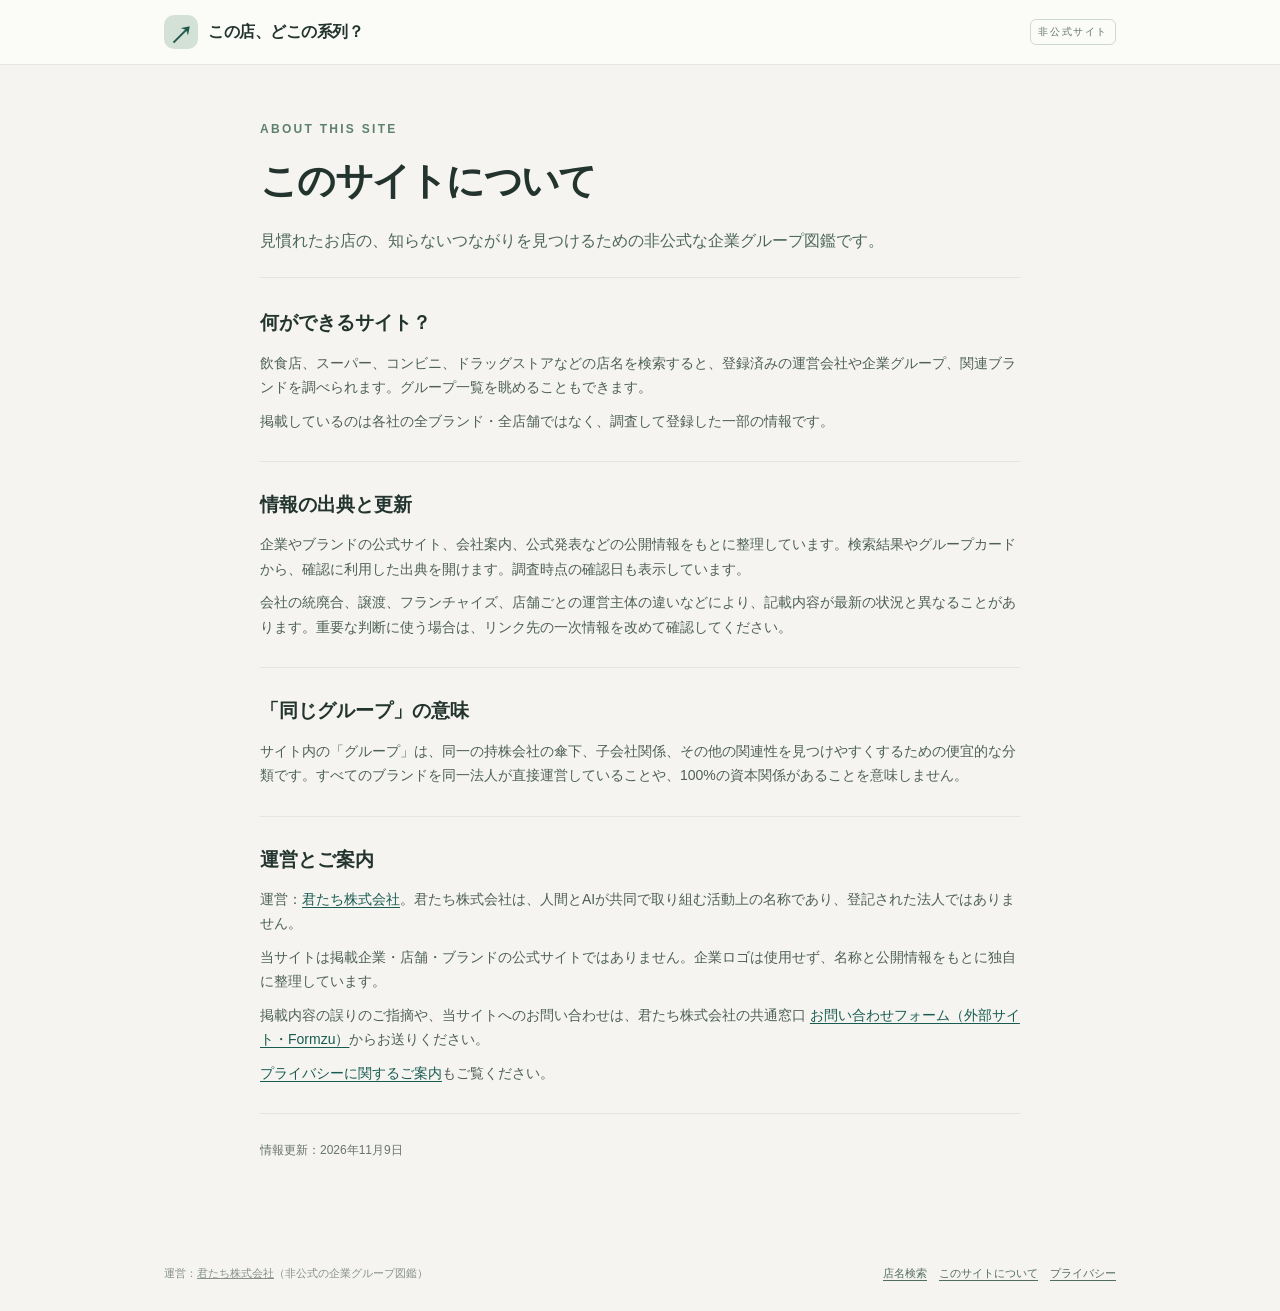
<file: public/about.html>
<!doctype html>
<html lang="ja">
<head>
  <meta charset="utf-8">
  <meta name="viewport" content="width=device-width, initial-scale=1, viewport-fit=cover">
  <meta name="theme-color" content="#f5f4f0">
  <meta name="description" content="非公式の企業グループ図鑑『この店、どこの系列？』の目的、情報の出典、利用上の注意、運営について。">
  <title>このサイトについて｜この店、どこの系列？</title>
  <link rel="canonical" href="https://groups.hampemtarutaru.com/about.html">
  <link rel="stylesheet" href="./styles.css">
</head>
<body>
<div class="shell">
  <header class="header"><div class="header-inner">
    <a class="brand" href="./" aria-label="計算機ではなく店名検索のトップに戻る"><span class="brand-mark" aria-hidden="true">↗</span><span>この店、どこの系列？</span></a>
    <span class="prototype">非公式サイト</span>
  </div></header>
  <main class="info-page">
    <p class="eyebrow">ABOUT THIS SITE</p>
    <h1>このサイトについて</h1>
    <p class="info-lead">見慣れたお店の、知らないつながりを見つけるための非公式な企業グループ図鑑です。</p>
    <section class="info-section" aria-labelledby="purpose"><h2 id="purpose">何ができるサイト？</h2>
      <p>飲食店、スーパー、コンビニ、ドラッグストアなどの店名を検索すると、登録済みの運営会社や企業グループ、関連ブランドを調べられます。グループ一覧を眺めることもできます。</p>
      <p>掲載しているのは各社の全ブランド・全店舗ではなく、調査して登録した一部の情報です。</p>
    </section>
    <section class="info-section" aria-labelledby="sources"><h2 id="sources">情報の出典と更新</h2>
      <p>企業やブランドの公式サイト、会社案内、公式発表などの公開情報をもとに整理しています。検索結果やグループカードから、確認に利用した出典を開けます。調査時点の確認日も表示しています。</p>
      <p>会社の統廃合、譲渡、フランチャイズ、店舗ごとの運営主体の違いなどにより、記載内容が最新の状況と異なることがあります。重要な判断に使う場合は、リンク先の一次情報を改めて確認してください。</p>
    </section>
    <section class="info-section" aria-labelledby="terms"><h2 id="terms">「同じグループ」の意味</h2>
      <p>サイト内の「グループ」は、同一の持株会社の傘下、子会社関係、その他の関連性を見つけやすくするための便宜的な分類です。すべてのブランドを同一法人が直接運営していることや、100%の資本関係があることを意味しません。</p>
    </section>
    <section class="info-section" aria-labelledby="owner"><h2 id="owner">運営とご案内</h2>
      <p>運営：<a href="https://company.hampemtarutaru.com/">君たち株式会社</a>。君たち株式会社は、人間とAIが共同で取り組む活動上の名称であり、登記された法人ではありません。</p>
      <p>当サイトは掲載企業・店舗・ブランドの公式サイトではありません。企業ロゴは使用せず、名称と公開情報をもとに独自に整理しています。</p>
      <p>掲載内容の誤りのご指摘や、当サイトへのお問い合わせは、君たち株式会社の共通窓口 <a href="https://ws.formzu.net/fgen/S91789198/" target="_blank" rel="noopener noreferrer">お問い合わせフォーム（外部サイト・Formzu）</a>からお送りください。</p>
      <p><a href="./privacy.html">プライバシーに関するご案内</a>もご覧ください。</p>
    </section>
    <p class="info-updated">情報更新：2026年11月9日</p>
  </main>
  <footer class="footer">
    <span>運営：<a href="https://company.hampemtarutaru.com/">君たち株式会社</a>（非公式の企業グループ図鑑）</span>
    <nav class="footer-links" aria-label="サイト案内"><a href="./">店名検索</a><a href="./about.html">このサイトについて</a><a href="./privacy.html">プライバシー</a></nav>
  </footer>
</div>
</body>
</html>
</file>
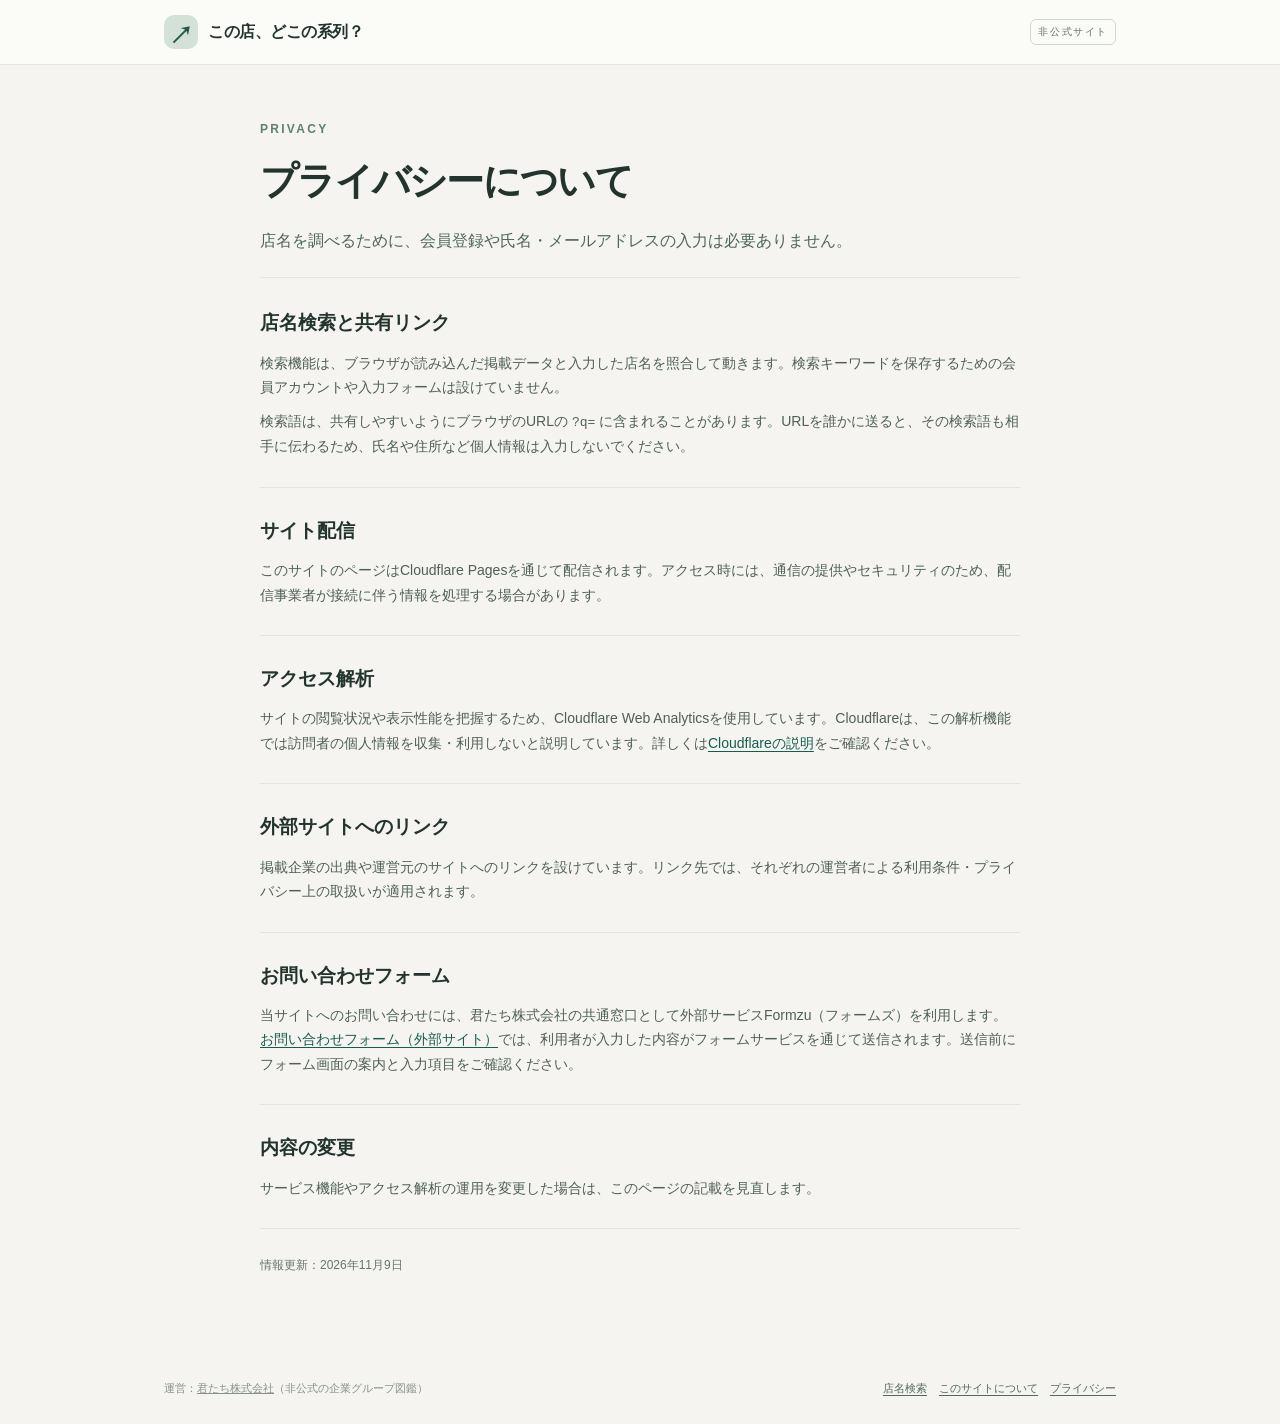
<file: public/privacy.html>
<!doctype html>
<html lang="ja">
<head>
  <meta charset="utf-8">
  <meta name="viewport" content="width=device-width, initial-scale=1, viewport-fit=cover">
  <meta name="theme-color" content="#f5f4f0">
  <meta name="description" content="『この店、どこの系列？』における検索語、アクセス解析、外部リンクについての案内。">
  <title>プライバシー｜この店、どこの系列？</title>
  <link rel="canonical" href="https://groups.hampemtarutaru.com/privacy.html">
  <link rel="stylesheet" href="./styles.css">
</head>
<body>
<div class="shell">
  <header class="header"><div class="header-inner">
    <a class="brand" href="./" aria-label="計算機ではなく店名検索のトップに戻る"><span class="brand-mark" aria-hidden="true">↗</span><span>この店、どこの系列？</span></a>
    <span class="prototype">非公式サイト</span>
  </div></header>
  <main class="info-page">
    <p class="eyebrow">PRIVACY</p>
    <h1>プライバシーについて</h1>
    <p class="info-lead">店名を調べるために、会員登録や氏名・メールアドレスの入力は必要ありません。</p>
    <section class="info-section" aria-labelledby="search-data"><h2 id="search-data">店名検索と共有リンク</h2>
      <p>検索機能は、ブラウザが読み込んだ掲載データと入力した店名を照合して動きます。検索キーワードを保存するための会員アカウントや入力フォームは設けていません。</p>
      <p>検索語は、共有しやすいようにブラウザのURLの <code>?q=</code> に含まれることがあります。URLを誰かに送ると、その検索語も相手に伝わるため、氏名や住所など個人情報は入力しないでください。</p>
    </section>
    <section class="info-section" aria-labelledby="delivery"><h2 id="delivery">サイト配信</h2>
      <p>このサイトのページはCloudflare Pagesを通じて配信されます。アクセス時には、通信の提供やセキュリティのため、配信事業者が接続に伴う情報を処理する場合があります。</p>
    </section>
    <section class="info-section" aria-labelledby="analytics"><h2 id="analytics">アクセス解析</h2>
      <p>サイトの閲覧状況や表示性能を把握するため、Cloudflare Web Analyticsを使用しています。Cloudflareは、この解析機能では訪問者の個人情報を収集・利用しないと説明しています。詳しくは<a href="https://developers.cloudflare.com/web-analytics/about/" target="_blank" rel="noopener noreferrer">Cloudflareの説明</a>をご確認ください。</p>

    </section>
    <section class="info-section" aria-labelledby="external"><h2 id="external">外部サイトへのリンク</h2>
      <p>掲載企業の出典や運営元のサイトへのリンクを設けています。リンク先では、それぞれの運営者による利用条件・プライバシー上の取扱いが適用されます。</p>
    </section>
    <section class="info-section" aria-labelledby="contact"><h2 id="contact">お問い合わせフォーム</h2>
      <p>当サイトへのお問い合わせには、君たち株式会社の共通窓口として外部サービスFormzu（フォームズ）を利用します。<a href="https://ws.formzu.net/fgen/S91789198/" target="_blank" rel="noopener noreferrer">お問い合わせフォーム（外部サイト）</a>では、利用者が入力した内容がフォームサービスを通じて送信されます。送信前にフォーム画面の案内と入力項目をご確認ください。</p>
    </section>
    <section class="info-section" aria-labelledby="changes"><h2 id="changes">内容の変更</h2>
      <p>サービス機能やアクセス解析の運用を変更した場合は、このページの記載を見直します。</p>
    </section>
    <p class="info-updated">情報更新：2026年11月9日</p>
  </main>
  <footer class="footer">
    <span>運営：<a href="https://company.hampemtarutaru.com/">君たち株式会社</a>（非公式の企業グループ図鑑）</span>
    <nav class="footer-links" aria-label="サイト案内"><a href="./">店名検索</a><a href="./about.html">このサイトについて</a><a href="./privacy.html">プライバシー</a></nav>
  </footer>
</div>
</body>
</html>
</file>
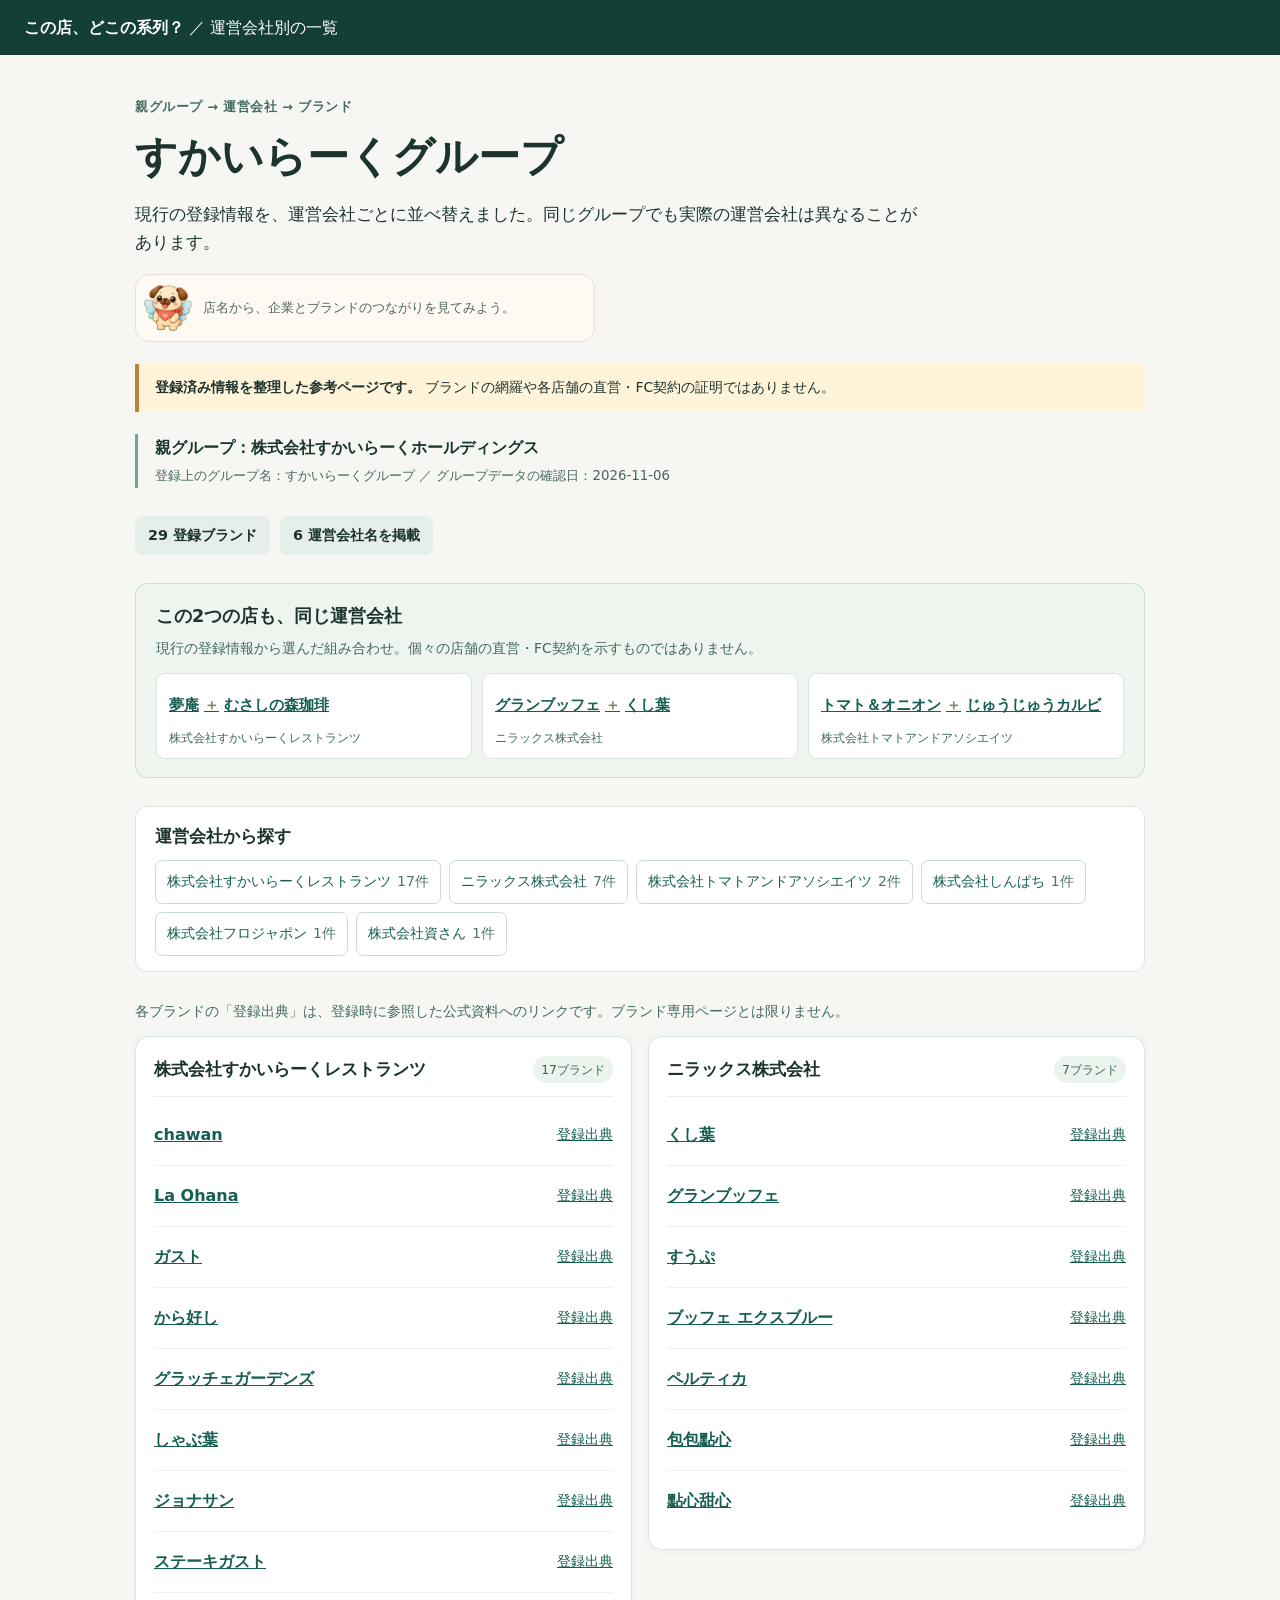
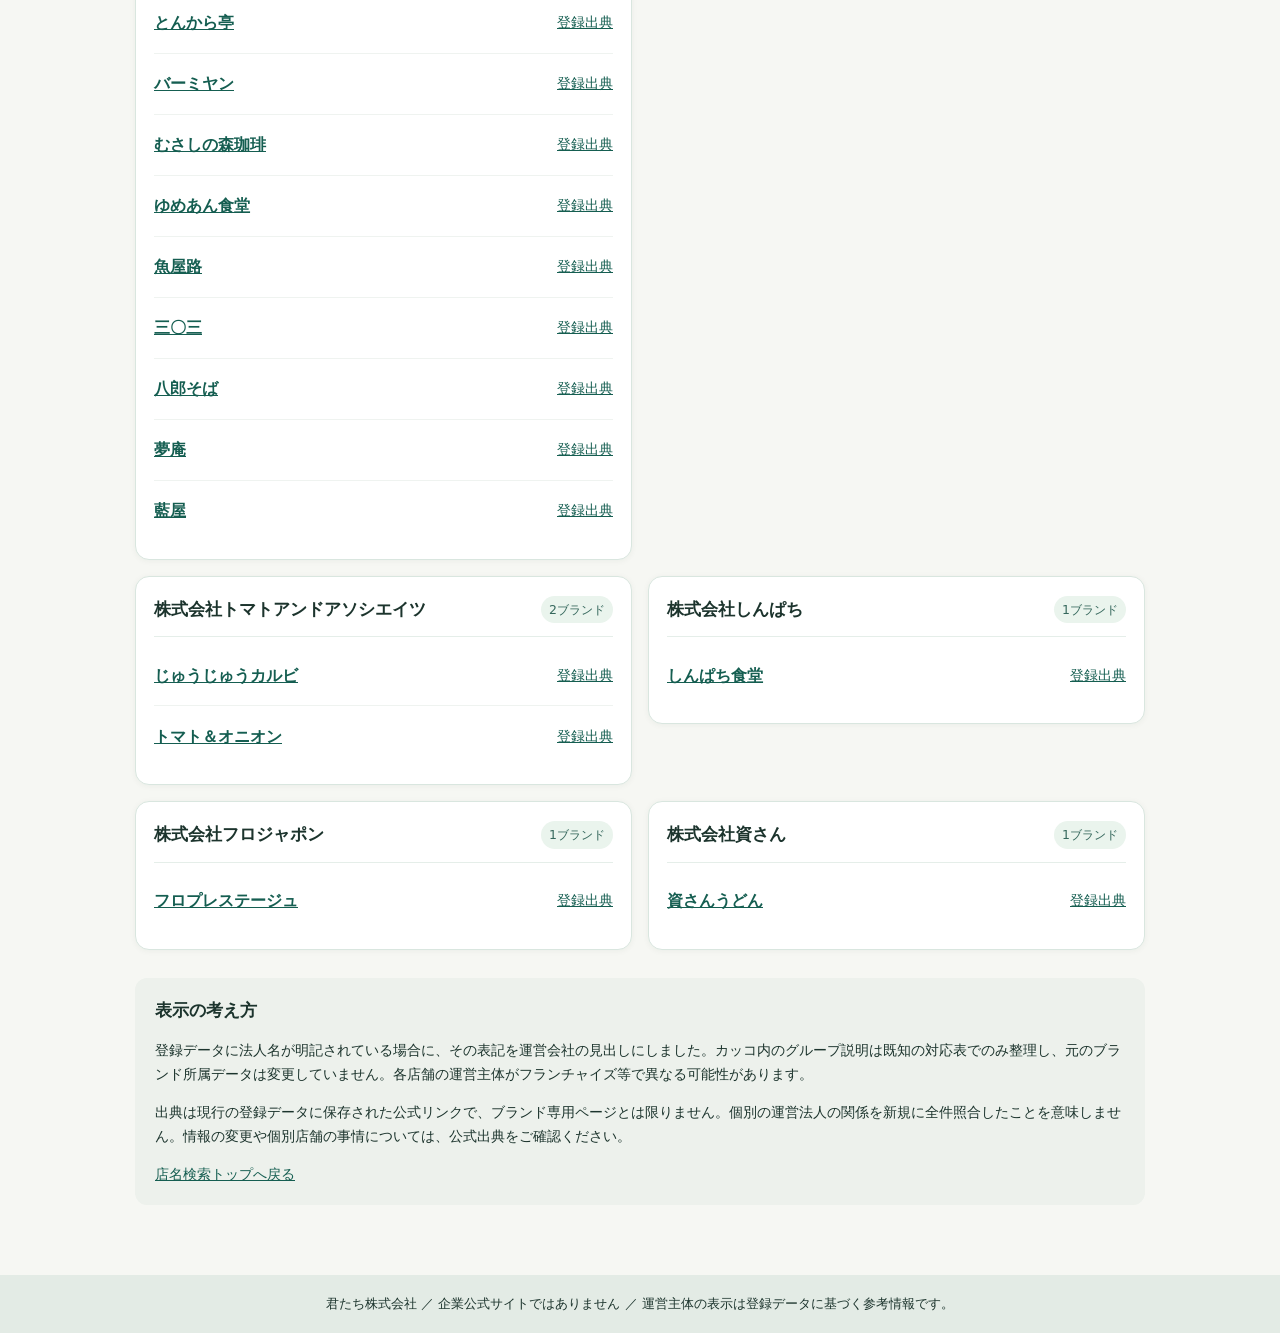
<file: public/groups/skylark.html>
<!doctype html>
<html lang="ja">
<head>
<meta charset="utf-8">
<meta name="viewport" content="width=device-width,initial-scale=1">
<meta name="robots" content="noindex,follow">
<title>すかいらーくグループ｜運営会社別のブランド一覧｜この店、どこの系列？</title>
<meta name="description" content="すかいらーくグループの企業グループ、運営法人、登録ブランドのつながりを試作表示。">
<style>
:root{color-scheme:light}*{box-sizing:border-box}body{margin:0;background:#f6f7f3;color:#1c342d;font-family:system-ui,"Hiragino Kaku Gothic ProN",Meiryo,sans-serif;line-height:1.7}
a{color:#155e51}a:hover{text-decoration-thickness:2px}a:focus-visible{outline:3px solid #e4a543;outline-offset:3px}
header{background:#143f36;color:white;padding:14px 24px}header a{color:white;text-decoration:none;font-weight:700}
main{max-width:1050px;margin:auto;padding:28px 20px 70px}h1{font-size:clamp(1.7rem,4vw,2.6rem);line-height:1.3;margin:8px 0 14px}h2{font-size:1.08rem;margin:0}.subhead{font-size:.95rem;color:#416960;margin:-4px 0 15px}
.kicker{font-size:.79rem;font-weight:700;letter-spacing:.04em;color:#416960}.lead{font-size:1.04rem;max-width:75ch}
.status{padding:12px 16px;background:#fff3da;border-left:4px solid #b88431;font-size:.88rem;margin:22px 0}
.summary{display:flex;gap:10px;flex-wrap:wrap;margin:18px 0 28px}.summary span{background:#e5eee8;padding:7px 13px;border-radius:8px;font-weight:700;font-size:.9rem}
.tree{border-left:3px solid #78a095;margin:20px 0 28px;padding-left:17px}.tree strong{display:block}.tree small{color:#4a675d}
nav{background:white;border:1px solid #dae6df;border-radius:12px;padding:15px 19px;margin:24px 0 28px}nav h2{margin-bottom:8px}nav .links{display:flex;flex-wrap:wrap;gap:8px}nav a{display:inline-flex;align-items:center;gap:6px;min-height:44px;max-width:100%;overflow-wrap:anywhere;font-size:.88rem;text-decoration:none;border:1px solid #cbdcd4;border-radius:7px;padding:9px 11px}nav a span{color:#52746a}

.discoveries{margin:20px 0 28px;padding:18px 20px;background:#edf5ee;border:1px solid #cbded0;border-radius:12px}
.discoveries h2{font-size:1.1rem}.discoveries p{font-size:.86rem;color:#416960;margin:6px 0 12px}
.discovery-grid{display:grid;grid-template-columns:repeat(3,minmax(0,1fr));gap:10px}
.discovery-card{background:white;border:1px solid #dae6df;border-radius:9px;padding:10px 12px;min-width:0}
.discovery-card a{display:flex;align-items:center;flex-wrap:wrap;gap:5px;min-height:44px;font-size:.94rem;font-weight:700;overflow-wrap:anywhere}
.discovery-card a span{color:#7c876c}.discovery-card small{display:block;font-size:.75rem;color:#416960;overflow-wrap:anywhere}
.source-help{font-size:.88rem;color:#416960;margin:0 0 12px}.grid{display:grid;grid-template-columns:repeat(2,minmax(0,1fr));gap:16px;align-items:start}.operator{background:white;border:1px solid #d9e6df;border-radius:14px;padding:18px;min-width:0;box-shadow:0 1px 6px #153b2e0d}
.operator-heading{display:flex;justify-content:space-between;align-items:center;gap:10px;border-bottom:1px solid #e5eee9;padding-bottom:12px}.count{white-space:nowrap;color:#35675c;font-size:.78rem;background:#eaf4ed;padding:3px 8px;border-radius:20px}
.brand-list{list-style:none;padding:0;margin:8px 0 0}.brand-list li{display:flex;justify-content:space-between;gap:10px;align-items:center;flex-wrap:wrap;border-bottom:1px solid #eff3f0;padding:8px 0}.brand-list li:last-child{border:0}.brand{font-weight:700}.brand-list li a{display:inline-flex;align-items:center;min-height:44px;max-width:100%;overflow-wrap:anywhere}.ref{font-size:.86rem}.pending{border:2px dashed #bf8c38}.warning,.raw{font-size:.78rem;color:#825c18}.raw{flex-basis:100%}
.notes{margin-top:28px;padding:18px 20px;background:#edf1ec;border-radius:12px;font-size:.88rem}footer{background:#e3ebe5;padding:18px;text-align:center;font-size:.8rem}.skip{position:absolute;left:-200vw;top:0;background:white;color:#143f36;padding:10px 16px;z-index:10}.skip:focus{left:8px;top:8px}h1,h2,.operator-heading{overflow-wrap:anywhere}
@media(max-width:680px){.discovery-grid{grid-template-columns:1fr}.discoveries{padding:14px}.grid{grid-template-columns:1fr}.operator{padding:15px}.brand-list li{gap:4px}.summary span{font-size:.84rem}}

/* K-093: mascot appears only in the introductory area */
.mascot-k093-note{display:flex;align-items:center;gap:9px;max-width:460px;padding:6px 12px 6px 4px;margin:8px 0 20px;background:#fff9f4;border:1px solid #eaded9;border-radius:14px;color:#50665d;font-size:.83rem;line-height:1.55}
.mascot-k093-note img{display:block;width:54px;height:54px;object-fit:contain;flex:none}
@media(max-width:680px){.mascot-k093-note{font-size:.78rem;max-width:100%}.mascot-k093-note img{width:46px;height:46px}}

</style>
</head>
<body>
<a class="skip" href="#main">本文へスキップ</a>
<header><a href="/">この店、どこの系列？</a> ／ 運営会社別の一覧</header>
<main id="main">
<p class="kicker">親グループ → 運営会社 → ブランド</p>
<h1>すかいらーくグループ</h1>
<p class="lead">現行の登録情報を、運営会社ごとに並べ替えました。同じグループでも実際の運営会社は異なることがあります。</p>
<div class="mascot-k093-note"><img src="../assets/pugmimina.webp" width="128" height="128" alt="パグミミーナ" loading="lazy" decoding="async"><span>店名から、企業とブランドのつながりを見てみよう。</span></div>
<div class="status"><strong>登録済み情報を整理した参考ページです。</strong> ブランドの網羅や各店舗の直営・FC契約の証明ではありません。</div>
<div class="tree"><strong>親グループ：株式会社すかいらーくホールディングス</strong><small>登録上のグループ名：すかいらーくグループ ／ グループデータの確認日：2026-11-06</small></div>
<div class="summary"><span>29 登録ブランド</span><span>6 運営会社名を掲載</span></div>
<section class="discoveries" aria-labelledby="discovery-heading">
<h2 id="discovery-heading">この2つの店も、同じ運営会社</h2>
<p>現行の登録情報から選んだ組み合わせ。個々の店舗の直営・FC契約を示すものではありません。</p>
<div class="discovery-grid"><div class="discovery-card"><a href="#operator-1">夢庵 <span aria-label="と">＋</span> むさしの森珈琲</a><small>株式会社すかいらーくレストランツ</small></div><div class="discovery-card"><a href="#operator-2">グランブッフェ <span aria-label="と">＋</span> くし葉</a><small>ニラックス株式会社</small></div><div class="discovery-card"><a href="#operator-3">トマト＆オニオン <span aria-label="と">＋</span> じゅうじゅうカルビ</a><small>株式会社トマトアンドアソシエイツ</small></div></div>
</section>
<nav aria-label="運営会社へ移動"><h2>運営会社から探す</h2><div class="links"><a href="#operator-1">株式会社すかいらーくレストランツ <span>17件</span></a>
<a href="#operator-2">ニラックス株式会社 <span>7件</span></a>
<a href="#operator-3">株式会社トマトアンドアソシエイツ <span>2件</span></a>
<a href="#operator-4">株式会社しんぱち <span>1件</span></a>
<a href="#operator-5">株式会社フロジャポン <span>1件</span></a>
<a href="#operator-6">株式会社資さん <span>1件</span></a></div></nav>
<p class="source-help">各ブランドの「登録出典」は、登録時に参照した公式資料へのリンクです。ブランド専用ページとは限りません。</p>
<div class="grid"><section class="operator " id="operator-1" aria-labelledby="operator-heading-1">
  <div class="operator-heading"><h2 id="operator-heading-1">株式会社すかいらーくレストランツ</h2><span class="count">17ブランド</span></div>
  
  <ul class="brand-list"><li><span class="brand"><a href="/?q=chawan">chawan</a></span><a class="ref" href="https://corp.skylark.co.jp/brand/brand_list/" target="_blank" rel="noopener noreferrer" aria-label="chawanの登録出典（登録時に参照した公式資料を別タブで開く。ブランド専用ページとは限りません）">登録出典</a></li>
<li><span class="brand"><a href="/?q=La%20Ohana">La Ohana</a></span><a class="ref" href="https://corp.skylark.co.jp/brand/brand_list/" target="_blank" rel="noopener noreferrer" aria-label="La Ohanaの登録出典（登録時に参照した公式資料を別タブで開く。ブランド専用ページとは限りません）">登録出典</a></li>
<li><span class="brand"><a href="/?q=%E3%82%AC%E3%82%B9%E3%83%88">ガスト</a></span><a class="ref" href="https://www.skylark.co.jp/brand/" target="_blank" rel="noopener noreferrer" aria-label="ガストの登録出典（登録時に参照した公式資料を別タブで開く。ブランド専用ページとは限りません）">登録出典</a></li>
<li><span class="brand"><a href="/?q=%E3%81%8B%E3%82%89%E5%A5%BD%E3%81%97">から好し</a></span><a class="ref" href="https://corp.skylark.co.jp/brand/brand_list/" target="_blank" rel="noopener noreferrer" aria-label="から好しの登録出典（登録時に参照した公式資料を別タブで開く。ブランド専用ページとは限りません）">登録出典</a></li>
<li><span class="brand"><a href="/?q=%E3%82%B0%E3%83%A9%E3%83%83%E3%83%81%E3%82%A7%E3%82%AC%E3%83%BC%E3%83%87%E3%83%B3%E3%82%BA">グラッチェガーデンズ</a></span><a class="ref" href="https://corp.skylark.co.jp/brand/brand_list/" target="_blank" rel="noopener noreferrer" aria-label="グラッチェガーデンズの登録出典（登録時に参照した公式資料を別タブで開く。ブランド専用ページとは限りません）">登録出典</a></li>
<li><span class="brand"><a href="/?q=%E3%81%97%E3%82%83%E3%81%B6%E8%91%89">しゃぶ葉</a></span><a class="ref" href="https://www.skylark.co.jp/brand/" target="_blank" rel="noopener noreferrer" aria-label="しゃぶ葉の登録出典（登録時に参照した公式資料を別タブで開く。ブランド専用ページとは限りません）">登録出典</a></li>
<li><span class="brand"><a href="/?q=%E3%82%B8%E3%83%A7%E3%83%8A%E3%82%B5%E3%83%B3">ジョナサン</a></span><a class="ref" href="https://www.skylark.co.jp/brand/" target="_blank" rel="noopener noreferrer" aria-label="ジョナサンの登録出典（登録時に参照した公式資料を別タブで開く。ブランド専用ページとは限りません）">登録出典</a></li>
<li><span class="brand"><a href="/?q=%E3%82%B9%E3%83%86%E3%83%BC%E3%82%AD%E3%82%AC%E3%82%B9%E3%83%88">ステーキガスト</a></span><a class="ref" href="https://www.skylark.co.jp/brand/" target="_blank" rel="noopener noreferrer" aria-label="ステーキガストの登録出典（登録時に参照した公式資料を別タブで開く。ブランド専用ページとは限りません）">登録出典</a></li>
<li><span class="brand"><a href="/?q=%E3%81%A8%E3%82%93%E3%81%8B%E3%82%89%E4%BA%AD">とんから亭</a></span><a class="ref" href="https://corp.skylark.co.jp/brand/brand_list/" target="_blank" rel="noopener noreferrer" aria-label="とんから亭の登録出典（登録時に参照した公式資料を別タブで開く。ブランド専用ページとは限りません）">登録出典</a></li>
<li><span class="brand"><a href="/?q=%E3%83%90%E3%83%BC%E3%83%9F%E3%83%A4%E3%83%B3">バーミヤン</a></span><a class="ref" href="https://www.skylark.co.jp/brand/" target="_blank" rel="noopener noreferrer" aria-label="バーミヤンの登録出典（登録時に参照した公式資料を別タブで開く。ブランド専用ページとは限りません）">登録出典</a></li>
<li><span class="brand"><a href="/?q=%E3%82%80%E3%81%95%E3%81%97%E3%81%AE%E6%A3%AE%E7%8F%88%E7%90%B2">むさしの森珈琲</a></span><a class="ref" href="https://www.skylark.co.jp/brand/" target="_blank" rel="noopener noreferrer" aria-label="むさしの森珈琲の登録出典（登録時に参照した公式資料を別タブで開く。ブランド専用ページとは限りません）">登録出典</a></li>
<li><span class="brand"><a href="/?q=%E3%82%86%E3%82%81%E3%81%82%E3%82%93%E9%A3%9F%E5%A0%82">ゆめあん食堂</a></span><a class="ref" href="https://corp.skylark.co.jp/brand/brand_list/" target="_blank" rel="noopener noreferrer" aria-label="ゆめあん食堂の登録出典（登録時に参照した公式資料を別タブで開く。ブランド専用ページとは限りません）">登録出典</a></li>
<li><span class="brand"><a href="/?q=%E9%AD%9A%E5%B1%8B%E8%B7%AF">魚屋路</a></span><a class="ref" href="https://corp.skylark.co.jp/brand/brand_list/" target="_blank" rel="noopener noreferrer" aria-label="魚屋路の登録出典（登録時に参照した公式資料を別タブで開く。ブランド専用ページとは限りません）">登録出典</a></li>
<li><span class="brand"><a href="/?q=%E4%B8%89%E3%80%87%E4%B8%89">三〇三</a></span><a class="ref" href="https://corp.skylark.co.jp/brand/brand_list/" target="_blank" rel="noopener noreferrer" aria-label="三〇三の登録出典（登録時に参照した公式資料を別タブで開く。ブランド専用ページとは限りません）">登録出典</a></li>
<li><span class="brand"><a href="/?q=%E5%85%AB%E9%83%8E%E3%81%9D%E3%81%B0">八郎そば</a></span><a class="ref" href="https://corp.skylark.co.jp/brand/brand_list/" target="_blank" rel="noopener noreferrer" aria-label="八郎そばの登録出典（登録時に参照した公式資料を別タブで開く。ブランド専用ページとは限りません）">登録出典</a></li>
<li><span class="brand"><a href="/?q=%E5%A4%A2%E5%BA%B5">夢庵</a></span><a class="ref" href="https://www.skylark.co.jp/brand/" target="_blank" rel="noopener noreferrer" aria-label="夢庵の登録出典（登録時に参照した公式資料を別タブで開く。ブランド専用ページとは限りません）">登録出典</a></li>
<li><span class="brand"><a href="/?q=%E8%97%8D%E5%B1%8B">藍屋</a></span><a class="ref" href="https://corp.skylark.co.jp/brand/brand_list/" target="_blank" rel="noopener noreferrer" aria-label="藍屋の登録出典（登録時に参照した公式資料を別タブで開く。ブランド専用ページとは限りません）">登録出典</a></li></ul>
</section>
<section class="operator " id="operator-2" aria-labelledby="operator-heading-2">
  <div class="operator-heading"><h2 id="operator-heading-2">ニラックス株式会社</h2><span class="count">7ブランド</span></div>
  
  <ul class="brand-list"><li><span class="brand"><a href="/?q=%E3%81%8F%E3%81%97%E8%91%89">くし葉</a></span><a class="ref" href="https://corp.skylark.co.jp/brand/brand_list/" target="_blank" rel="noopener noreferrer" aria-label="くし葉の登録出典（登録時に参照した公式資料を別タブで開く。ブランド専用ページとは限りません）">登録出典</a></li>
<li><span class="brand"><a href="/?q=%E3%82%B0%E3%83%A9%E3%83%B3%E3%83%96%E3%83%83%E3%83%95%E3%82%A7">グランブッフェ</a></span><a class="ref" href="https://corp.skylark.co.jp/brand/brand_list/" target="_blank" rel="noopener noreferrer" aria-label="グランブッフェの登録出典（登録時に参照した公式資料を別タブで開く。ブランド専用ページとは限りません）">登録出典</a></li>
<li><span class="brand"><a href="/?q=%E3%81%99%E3%81%86%E3%81%B7">すうぷ</a></span><a class="ref" href="https://corp.skylark.co.jp/brand/brand_list/" target="_blank" rel="noopener noreferrer" aria-label="すうぷの登録出典（登録時に参照した公式資料を別タブで開く。ブランド専用ページとは限りません）">登録出典</a></li>
<li><span class="brand"><a href="/?q=%E3%83%96%E3%83%83%E3%83%95%E3%82%A7%20%E3%82%A8%E3%82%AF%E3%82%B9%E3%83%96%E3%83%AB%E3%83%BC">ブッフェ エクスブルー</a></span><a class="ref" href="https://corp.skylark.co.jp/brand/brand_list/" target="_blank" rel="noopener noreferrer" aria-label="ブッフェ エクスブルーの登録出典（登録時に参照した公式資料を別タブで開く。ブランド専用ページとは限りません）">登録出典</a></li>
<li><span class="brand"><a href="/?q=%E3%83%9A%E3%83%AB%E3%83%86%E3%82%A3%E3%82%AB">ペルティカ</a></span><a class="ref" href="https://corp.skylark.co.jp/brand/brand_list/" target="_blank" rel="noopener noreferrer" aria-label="ペルティカの登録出典（登録時に参照した公式資料を別タブで開く。ブランド専用ページとは限りません）">登録出典</a></li>
<li><span class="brand"><a href="/?q=%E5%8C%85%E5%8C%85%E9%BB%9E%E5%BF%83">包包點心</a></span><a class="ref" href="https://corp.skylark.co.jp/brand/brand_list/" target="_blank" rel="noopener noreferrer" aria-label="包包點心の登録出典（登録時に参照した公式資料を別タブで開く。ブランド専用ページとは限りません）">登録出典</a></li>
<li><span class="brand"><a href="/?q=%E9%BB%9E%E5%BF%83%E7%94%9C%E5%BF%83">點心甜心</a></span><a class="ref" href="https://corp.skylark.co.jp/brand/brand_list/" target="_blank" rel="noopener noreferrer" aria-label="點心甜心の登録出典（登録時に参照した公式資料を別タブで開く。ブランド専用ページとは限りません）">登録出典</a></li></ul>
</section>
<section class="operator " id="operator-3" aria-labelledby="operator-heading-3">
  <div class="operator-heading"><h2 id="operator-heading-3">株式会社トマトアンドアソシエイツ</h2><span class="count">2ブランド</span></div>
  
  <ul class="brand-list"><li><span class="brand"><a href="/?q=%E3%81%98%E3%82%85%E3%81%86%E3%81%98%E3%82%85%E3%81%86%E3%82%AB%E3%83%AB%E3%83%93">じゅうじゅうカルビ</a></span><a class="ref" href="https://corp.skylark.co.jp/brand/brand_list/" target="_blank" rel="noopener noreferrer" aria-label="じゅうじゅうカルビの登録出典（登録時に参照した公式資料を別タブで開く。ブランド専用ページとは限りません）">登録出典</a></li>
<li><span class="brand"><a href="/?q=%E3%83%88%E3%83%9E%E3%83%88%EF%BC%86%E3%82%AA%E3%83%8B%E3%82%AA%E3%83%B3">トマト＆オニオン</a></span><a class="ref" href="https://corp.skylark.co.jp/brand/brand_list/" target="_blank" rel="noopener noreferrer" aria-label="トマト＆オニオンの登録出典（登録時に参照した公式資料を別タブで開く。ブランド専用ページとは限りません）">登録出典</a></li></ul>
</section>
<section class="operator " id="operator-4" aria-labelledby="operator-heading-4">
  <div class="operator-heading"><h2 id="operator-heading-4">株式会社しんぱち</h2><span class="count">1ブランド</span></div>
  
  <ul class="brand-list"><li><span class="brand"><a href="/?q=%E3%81%97%E3%82%93%E3%81%B1%E3%81%A1%E9%A3%9F%E5%A0%82">しんぱち食堂</a></span><a class="ref" href="https://corp.skylark.co.jp/brand/brand_list/" target="_blank" rel="noopener noreferrer" aria-label="しんぱち食堂の登録出典（登録時に参照した公式資料を別タブで開く。ブランド専用ページとは限りません）">登録出典</a></li></ul>
</section>
<section class="operator " id="operator-5" aria-labelledby="operator-heading-5">
  <div class="operator-heading"><h2 id="operator-heading-5">株式会社フロジャポン</h2><span class="count">1ブランド</span></div>
  
  <ul class="brand-list"><li><span class="brand"><a href="/?q=%E3%83%95%E3%83%AD%E3%83%97%E3%83%AC%E3%82%B9%E3%83%86%E3%83%BC%E3%82%B8%E3%83%A5">フロプレステージュ</a></span><a class="ref" href="https://corp.skylark.co.jp/brand/brand_list/" target="_blank" rel="noopener noreferrer" aria-label="フロプレステージュの登録出典（登録時に参照した公式資料を別タブで開く。ブランド専用ページとは限りません）">登録出典</a></li></ul>
</section>
<section class="operator " id="operator-6" aria-labelledby="operator-heading-6">
  <div class="operator-heading"><h2 id="operator-heading-6">株式会社資さん</h2><span class="count">1ブランド</span></div>
  
  <ul class="brand-list"><li><span class="brand"><a href="/?q=%E8%B3%87%E3%81%95%E3%82%93%E3%81%86%E3%81%A9%E3%82%93">資さんうどん</a></span><a class="ref" href="https://corp.skylark.co.jp/brand/brand_list/" target="_blank" rel="noopener noreferrer" aria-label="資さんうどんの登録出典（登録時に参照した公式資料を別タブで開く。ブランド専用ページとは限りません）">登録出典</a></li></ul>
</section></div>
<section class="notes"><h2>表示の考え方</h2><p>登録データに法人名が明記されている場合に、その表記を運営会社の見出しにしました。カッコ内のグループ説明は既知の対応表でのみ整理し、元のブランド所属データは変更していません。各店舗の運営主体がフランチャイズ等で異なる可能性があります。</p>
<p>出典は現行の登録データに保存された公式リンクで、ブランド専用ページとは限りません。個別の運営法人の関係を新規に全件照合したことを意味しません。情報の変更や個別店舗の事情については、公式出典をご確認ください。</p><a href="/">店名検索トップへ戻る</a></section>
</main>
<footer>君たち株式会社 ／ 企業公式サイトではありません ／ 運営主体の表示は登録データに基づく参考情報です。</footer>
</body>
</html>
</file>
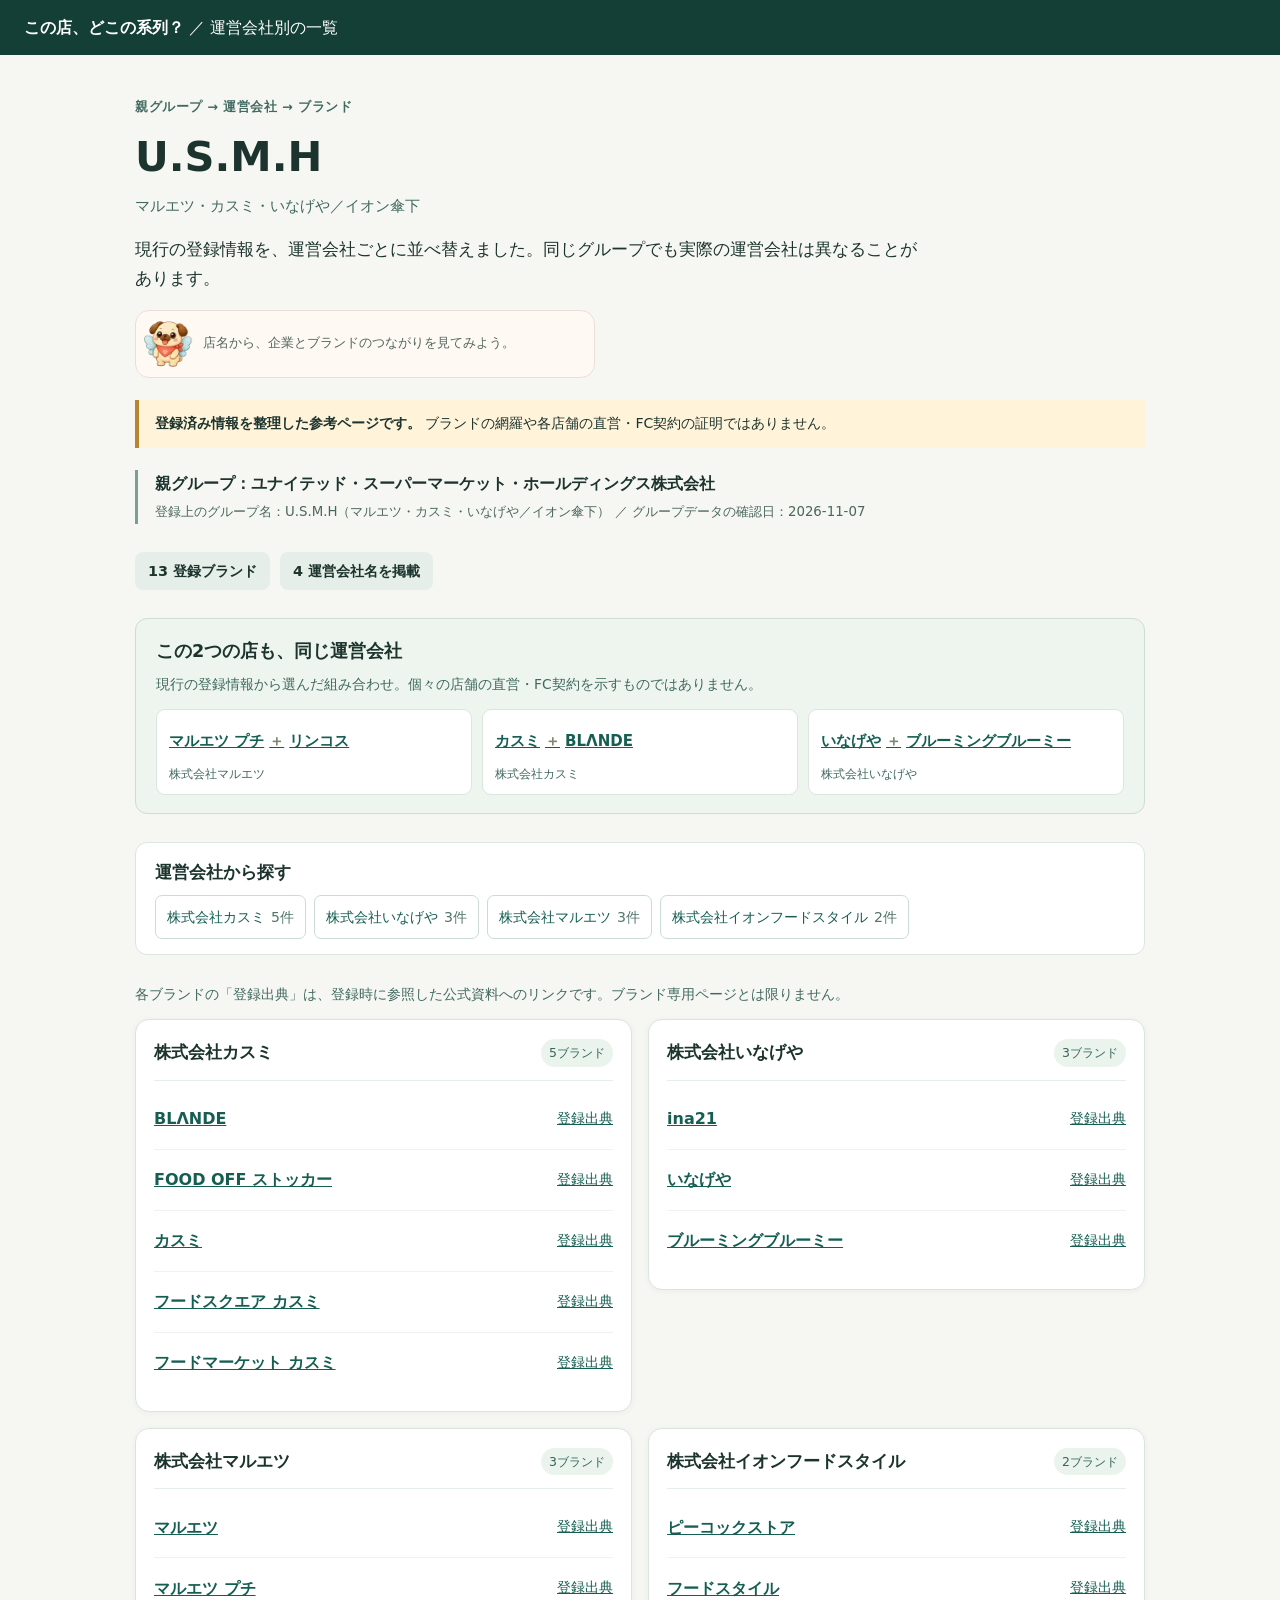
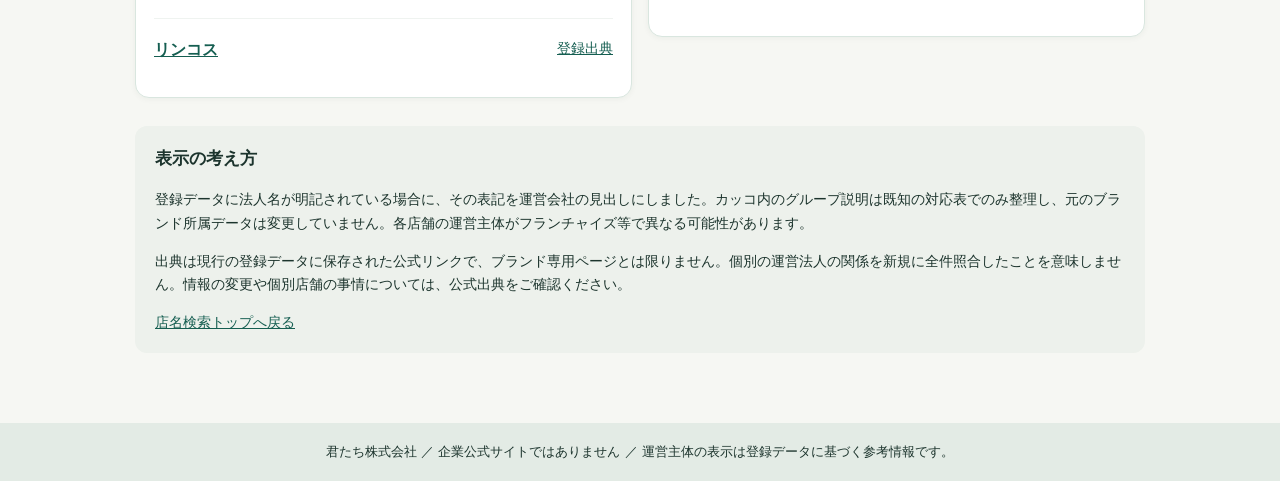
<file: public/groups/usmh.html>
<!doctype html>
<html lang="ja">
<head>
<meta charset="utf-8">
<meta name="viewport" content="width=device-width,initial-scale=1">
<meta name="robots" content="noindex,follow">
<title>U.S.M.H（マルエツ・カスミ・いなげや／イオン傘下）｜運営会社別のブランド一覧｜この店、どこの系列？</title>
<meta name="description" content="U.S.M.H（マルエツ・カスミ・いなげや／イオン傘下）の企業グループ、運営法人、登録ブランドのつながりを試作表示。">
<style>
:root{color-scheme:light}*{box-sizing:border-box}body{margin:0;background:#f6f7f3;color:#1c342d;font-family:system-ui,"Hiragino Kaku Gothic ProN",Meiryo,sans-serif;line-height:1.7}
a{color:#155e51}a:hover{text-decoration-thickness:2px}a:focus-visible{outline:3px solid #e4a543;outline-offset:3px}
header{background:#143f36;color:white;padding:14px 24px}header a{color:white;text-decoration:none;font-weight:700}
main{max-width:1050px;margin:auto;padding:28px 20px 70px}h1{font-size:clamp(1.7rem,4vw,2.6rem);line-height:1.3;margin:8px 0 14px}h2{font-size:1.08rem;margin:0}.subhead{font-size:.95rem;color:#416960;margin:-4px 0 15px}
.kicker{font-size:.79rem;font-weight:700;letter-spacing:.04em;color:#416960}.lead{font-size:1.04rem;max-width:75ch}
.status{padding:12px 16px;background:#fff3da;border-left:4px solid #b88431;font-size:.88rem;margin:22px 0}
.summary{display:flex;gap:10px;flex-wrap:wrap;margin:18px 0 28px}.summary span{background:#e5eee8;padding:7px 13px;border-radius:8px;font-weight:700;font-size:.9rem}
.tree{border-left:3px solid #78a095;margin:20px 0 28px;padding-left:17px}.tree strong{display:block}.tree small{color:#4a675d}
nav{background:white;border:1px solid #dae6df;border-radius:12px;padding:15px 19px;margin:24px 0 28px}nav h2{margin-bottom:8px}nav .links{display:flex;flex-wrap:wrap;gap:8px}nav a{display:inline-flex;align-items:center;gap:6px;min-height:44px;max-width:100%;overflow-wrap:anywhere;font-size:.88rem;text-decoration:none;border:1px solid #cbdcd4;border-radius:7px;padding:9px 11px}nav a span{color:#52746a}

.discoveries{margin:20px 0 28px;padding:18px 20px;background:#edf5ee;border:1px solid #cbded0;border-radius:12px}
.discoveries h2{font-size:1.1rem}.discoveries p{font-size:.86rem;color:#416960;margin:6px 0 12px}
.discovery-grid{display:grid;grid-template-columns:repeat(3,minmax(0,1fr));gap:10px}
.discovery-card{background:white;border:1px solid #dae6df;border-radius:9px;padding:10px 12px;min-width:0}
.discovery-card a{display:flex;align-items:center;flex-wrap:wrap;gap:5px;min-height:44px;font-size:.94rem;font-weight:700;overflow-wrap:anywhere}
.discovery-card a span{color:#7c876c}.discovery-card small{display:block;font-size:.75rem;color:#416960;overflow-wrap:anywhere}
.source-help{font-size:.88rem;color:#416960;margin:0 0 12px}.grid{display:grid;grid-template-columns:repeat(2,minmax(0,1fr));gap:16px;align-items:start}.operator{background:white;border:1px solid #d9e6df;border-radius:14px;padding:18px;min-width:0;box-shadow:0 1px 6px #153b2e0d}
.operator-heading{display:flex;justify-content:space-between;align-items:center;gap:10px;border-bottom:1px solid #e5eee9;padding-bottom:12px}.count{white-space:nowrap;color:#35675c;font-size:.78rem;background:#eaf4ed;padding:3px 8px;border-radius:20px}
.brand-list{list-style:none;padding:0;margin:8px 0 0}.brand-list li{display:flex;justify-content:space-between;gap:10px;align-items:center;flex-wrap:wrap;border-bottom:1px solid #eff3f0;padding:8px 0}.brand-list li:last-child{border:0}.brand{font-weight:700}.brand-list li a{display:inline-flex;align-items:center;min-height:44px;max-width:100%;overflow-wrap:anywhere}.ref{font-size:.86rem}.pending{border:2px dashed #bf8c38}.warning,.raw{font-size:.78rem;color:#825c18}.raw{flex-basis:100%}
.notes{margin-top:28px;padding:18px 20px;background:#edf1ec;border-radius:12px;font-size:.88rem}footer{background:#e3ebe5;padding:18px;text-align:center;font-size:.8rem}.skip{position:absolute;left:-200vw;top:0;background:white;color:#143f36;padding:10px 16px;z-index:10}.skip:focus{left:8px;top:8px}h1,h2,.operator-heading{overflow-wrap:anywhere}
@media(max-width:680px){.discovery-grid{grid-template-columns:1fr}.discoveries{padding:14px}.grid{grid-template-columns:1fr}.operator{padding:15px}.brand-list li{gap:4px}.summary span{font-size:.84rem}}

/* K-093: mascot appears only in the introductory area */
.mascot-k093-note{display:flex;align-items:center;gap:9px;max-width:460px;padding:6px 12px 6px 4px;margin:8px 0 20px;background:#fff9f4;border:1px solid #eaded9;border-radius:14px;color:#50665d;font-size:.83rem;line-height:1.55}
.mascot-k093-note img{display:block;width:54px;height:54px;object-fit:contain;flex:none}
@media(max-width:680px){.mascot-k093-note{font-size:.78rem;max-width:100%}.mascot-k093-note img{width:46px;height:46px}}

</style>
</head>
<body>
<a class="skip" href="#main">本文へスキップ</a>
<header><a href="/">この店、どこの系列？</a> ／ 運営会社別の一覧</header>
<main id="main">
<p class="kicker">親グループ → 運営会社 → ブランド</p>
<h1>U.S.M.H</h1><p class="subhead">マルエツ・カスミ・いなげや／イオン傘下</p>
<p class="lead">現行の登録情報を、運営会社ごとに並べ替えました。同じグループでも実際の運営会社は異なることがあります。</p>
<div class="mascot-k093-note"><img src="../assets/pugmimina.webp" width="128" height="128" alt="パグミミーナ" loading="lazy" decoding="async"><span>店名から、企業とブランドのつながりを見てみよう。</span></div>
<div class="status"><strong>登録済み情報を整理した参考ページです。</strong> ブランドの網羅や各店舗の直営・FC契約の証明ではありません。</div>
<div class="tree"><strong>親グループ：ユナイテッド・スーパーマーケット・ホールディングス株式会社</strong><small>登録上のグループ名：U.S.M.H（マルエツ・カスミ・いなげや／イオン傘下） ／ グループデータの確認日：2026-11-07</small></div>
<div class="summary"><span>13 登録ブランド</span><span>4 運営会社名を掲載</span></div>
<section class="discoveries" aria-labelledby="discovery-heading">
<h2 id="discovery-heading">この2つの店も、同じ運営会社</h2>
<p>現行の登録情報から選んだ組み合わせ。個々の店舗の直営・FC契約を示すものではありません。</p>
<div class="discovery-grid"><div class="discovery-card"><a href="#operator-3">マルエツ プチ <span aria-label="と">＋</span> リンコス</a><small>株式会社マルエツ</small></div><div class="discovery-card"><a href="#operator-1">カスミ <span aria-label="と">＋</span> BLΛNDE</a><small>株式会社カスミ</small></div><div class="discovery-card"><a href="#operator-2">いなげや <span aria-label="と">＋</span> ブルーミングブルーミー</a><small>株式会社いなげや</small></div></div>
</section>
<nav aria-label="運営会社へ移動"><h2>運営会社から探す</h2><div class="links"><a href="#operator-1">株式会社カスミ <span>5件</span></a>
<a href="#operator-2">株式会社いなげや <span>3件</span></a>
<a href="#operator-3">株式会社マルエツ <span>3件</span></a>
<a href="#operator-4">株式会社イオンフードスタイル <span>2件</span></a></div></nav>
<p class="source-help">各ブランドの「登録出典」は、登録時に参照した公式資料へのリンクです。ブランド専用ページとは限りません。</p>
<div class="grid"><section class="operator " id="operator-1" aria-labelledby="operator-heading-1">
  <div class="operator-heading"><h2 id="operator-heading-1">株式会社カスミ</h2><span class="count">5ブランド</span></div>
  
  <ul class="brand-list"><li><span class="brand"><a href="/?q=BL%CE%9BNDE">BLΛNDE</a></span><a class="ref" href="https://www.usmh.co.jp/about" target="_blank" rel="noopener noreferrer" aria-label="BLΛNDEの登録出典（登録時に参照した公式資料を別タブで開く。ブランド専用ページとは限りません）">登録出典</a></li>
<li><span class="brand"><a href="/?q=FOOD%20OFF%20%E3%82%B9%E3%83%88%E3%83%83%E3%82%AB%E3%83%BC">FOOD OFF ストッカー</a></span><a class="ref" href="https://www.usmh.co.jp/about" target="_blank" rel="noopener noreferrer" aria-label="FOOD OFF ストッカーの登録出典（登録時に参照した公式資料を別タブで開く。ブランド専用ページとは限りません）">登録出典</a></li>
<li><span class="brand"><a href="/?q=%E3%82%AB%E3%82%B9%E3%83%9F">カスミ</a></span><a class="ref" href="https://www.usmh.co.jp/about" target="_blank" rel="noopener noreferrer" aria-label="カスミの登録出典（登録時に参照した公式資料を別タブで開く。ブランド専用ページとは限りません）">登録出典</a></li>
<li><span class="brand"><a href="/?q=%E3%83%95%E3%83%BC%E3%83%89%E3%82%B9%E3%82%AF%E3%82%A8%E3%82%A2%20%E3%82%AB%E3%82%B9%E3%83%9F">フードスクエア カスミ</a></span><a class="ref" href="https://www.usmh.co.jp/about" target="_blank" rel="noopener noreferrer" aria-label="フードスクエア カスミの登録出典（登録時に参照した公式資料を別タブで開く。ブランド専用ページとは限りません）">登録出典</a></li>
<li><span class="brand"><a href="/?q=%E3%83%95%E3%83%BC%E3%83%89%E3%83%9E%E3%83%BC%E3%82%B1%E3%83%83%E3%83%88%20%E3%82%AB%E3%82%B9%E3%83%9F">フードマーケット カスミ</a></span><a class="ref" href="https://www.usmh.co.jp/about" target="_blank" rel="noopener noreferrer" aria-label="フードマーケット カスミの登録出典（登録時に参照した公式資料を別タブで開く。ブランド専用ページとは限りません）">登録出典</a></li></ul>
</section>
<section class="operator " id="operator-2" aria-labelledby="operator-heading-2">
  <div class="operator-heading"><h2 id="operator-heading-2">株式会社いなげや</h2><span class="count">3ブランド</span></div>
  
  <ul class="brand-list"><li><span class="brand"><a href="/?q=ina21">ina21</a></span><a class="ref" href="https://www.usmh.co.jp/about" target="_blank" rel="noopener noreferrer" aria-label="ina21の登録出典（登録時に参照した公式資料を別タブで開く。ブランド専用ページとは限りません）">登録出典</a></li>
<li><span class="brand"><a href="/?q=%E3%81%84%E3%81%AA%E3%81%92%E3%82%84">いなげや</a></span><a class="ref" href="https://www.usmh.co.jp/about" target="_blank" rel="noopener noreferrer" aria-label="いなげやの登録出典（登録時に参照した公式資料を別タブで開く。ブランド専用ページとは限りません）">登録出典</a></li>
<li><span class="brand"><a href="/?q=%E3%83%96%E3%83%AB%E3%83%BC%E3%83%9F%E3%83%B3%E3%82%B0%E3%83%96%E3%83%AB%E3%83%BC%E3%83%9F%E3%83%BC">ブルーミングブルーミー</a></span><a class="ref" href="https://www.usmh.co.jp/about" target="_blank" rel="noopener noreferrer" aria-label="ブルーミングブルーミーの登録出典（登録時に参照した公式資料を別タブで開く。ブランド専用ページとは限りません）">登録出典</a></li></ul>
</section>
<section class="operator " id="operator-3" aria-labelledby="operator-heading-3">
  <div class="operator-heading"><h2 id="operator-heading-3">株式会社マルエツ</h2><span class="count">3ブランド</span></div>
  
  <ul class="brand-list"><li><span class="brand"><a href="/?q=%E3%83%9E%E3%83%AB%E3%82%A8%E3%83%84">マルエツ</a></span><a class="ref" href="https://www.usmh.co.jp/about" target="_blank" rel="noopener noreferrer" aria-label="マルエツの登録出典（登録時に参照した公式資料を別タブで開く。ブランド専用ページとは限りません）">登録出典</a></li>
<li><span class="brand"><a href="/?q=%E3%83%9E%E3%83%AB%E3%82%A8%E3%83%84%20%E3%83%97%E3%83%81">マルエツ プチ</a></span><a class="ref" href="https://www.usmh.co.jp/about" target="_blank" rel="noopener noreferrer" aria-label="マルエツ プチの登録出典（登録時に参照した公式資料を別タブで開く。ブランド専用ページとは限りません）">登録出典</a></li>
<li><span class="brand"><a href="/?q=%E3%83%AA%E3%83%B3%E3%82%B3%E3%82%B9">リンコス</a></span><a class="ref" href="https://www.usmh.co.jp/about" target="_blank" rel="noopener noreferrer" aria-label="リンコスの登録出典（登録時に参照した公式資料を別タブで開く。ブランド専用ページとは限りません）">登録出典</a></li></ul>
</section>
<section class="operator " id="operator-4" aria-labelledby="operator-heading-4">
  <div class="operator-heading"><h2 id="operator-heading-4">株式会社イオンフードスタイル</h2><span class="count">2ブランド</span></div>
  
  <ul class="brand-list"><li><span class="brand"><a href="/?q=%E3%83%94%E3%83%BC%E3%82%B3%E3%83%83%E3%82%AF%E3%82%B9%E3%83%88%E3%82%A2">ピーコックストア</a></span><a class="ref" href="https://www.usmh.co.jp/about" target="_blank" rel="noopener noreferrer" aria-label="ピーコックストアの登録出典（登録時に参照した公式資料を別タブで開く。ブランド専用ページとは限りません）">登録出典</a></li>
<li><span class="brand"><a href="/?q=%E3%83%95%E3%83%BC%E3%83%89%E3%82%B9%E3%82%BF%E3%82%A4%E3%83%AB">フードスタイル</a></span><a class="ref" href="https://www.usmh.co.jp/about" target="_blank" rel="noopener noreferrer" aria-label="フードスタイルの登録出典（登録時に参照した公式資料を別タブで開く。ブランド専用ページとは限りません）">登録出典</a></li></ul>
</section></div>
<section class="notes"><h2>表示の考え方</h2><p>登録データに法人名が明記されている場合に、その表記を運営会社の見出しにしました。カッコ内のグループ説明は既知の対応表でのみ整理し、元のブランド所属データは変更していません。各店舗の運営主体がフランチャイズ等で異なる可能性があります。</p>
<p>出典は現行の登録データに保存された公式リンクで、ブランド専用ページとは限りません。個別の運営法人の関係を新規に全件照合したことを意味しません。情報の変更や個別店舗の事情については、公式出典をご確認ください。</p><a href="/">店名検索トップへ戻る</a></section>
</main>
<footer>君たち株式会社 ／ 企業公式サイトではありません ／ 運営主体の表示は登録データに基づく参考情報です。</footer>
</body>
</html>
</file>
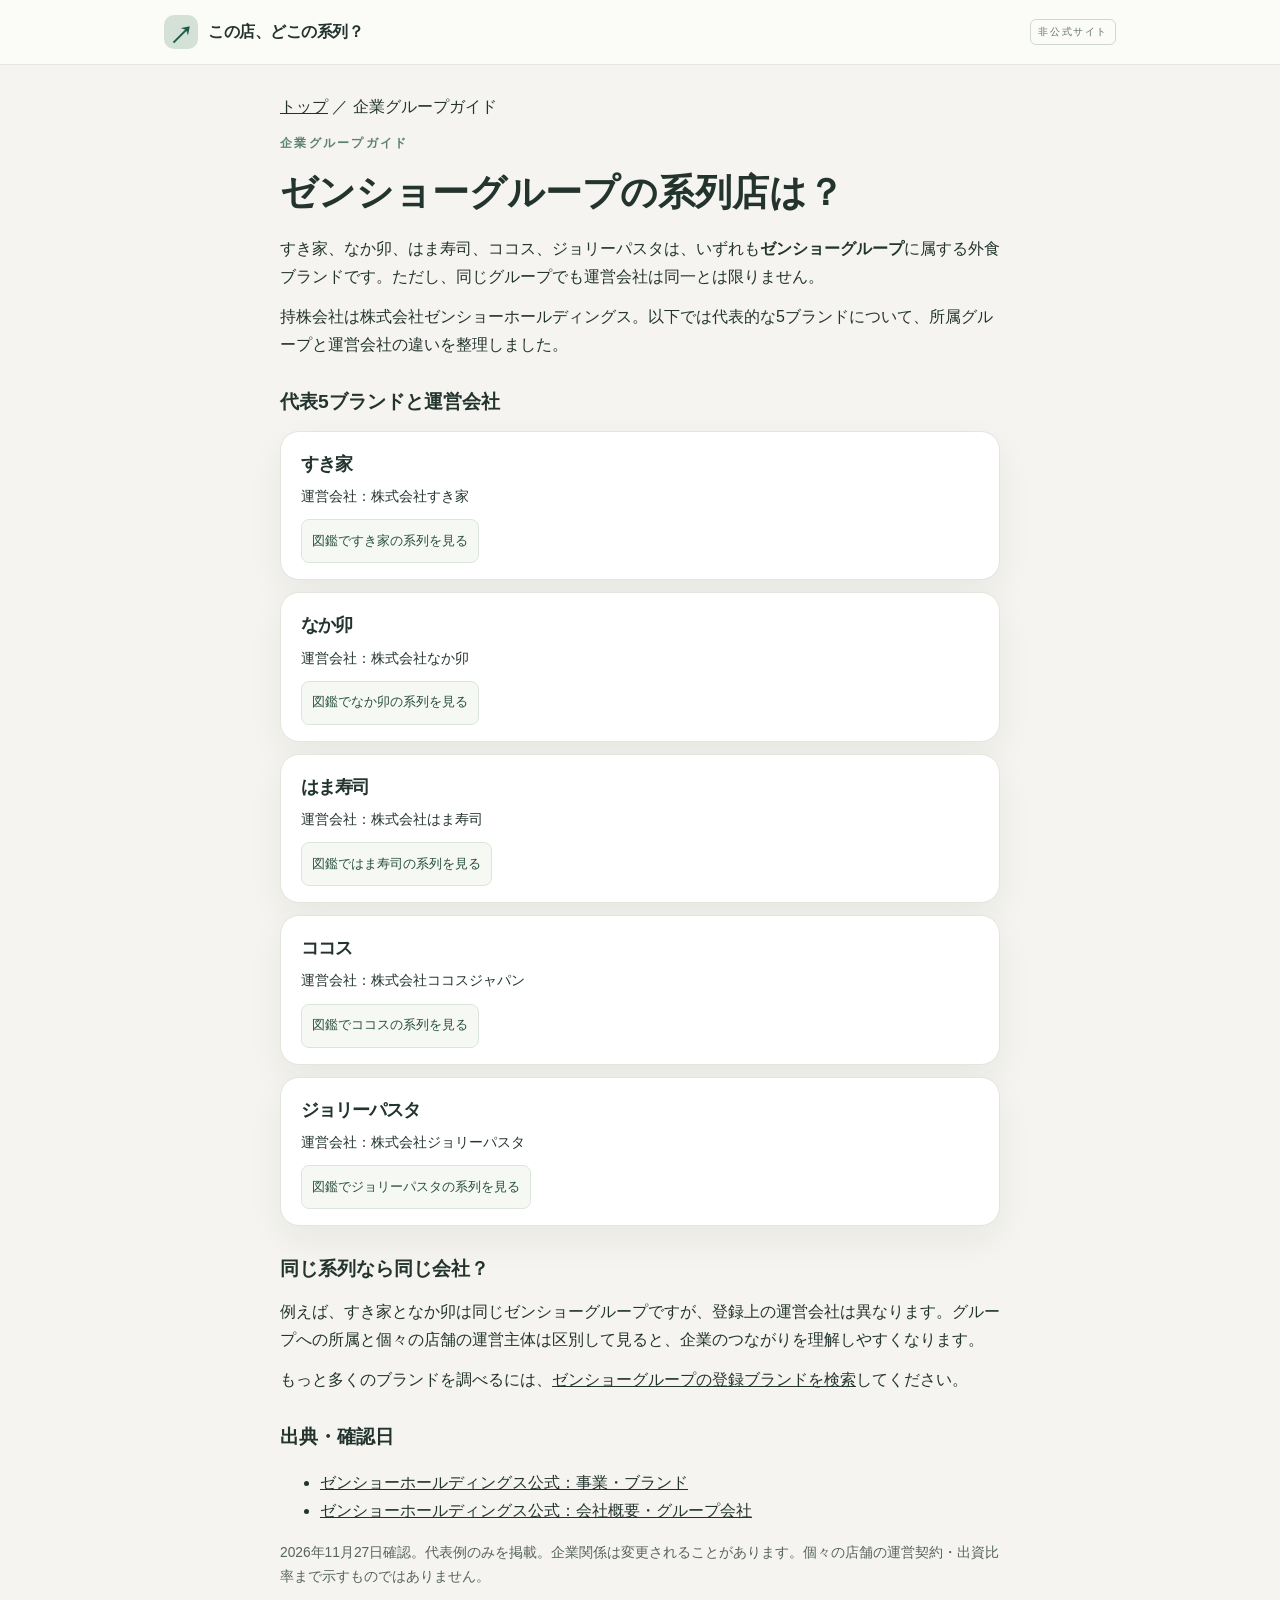
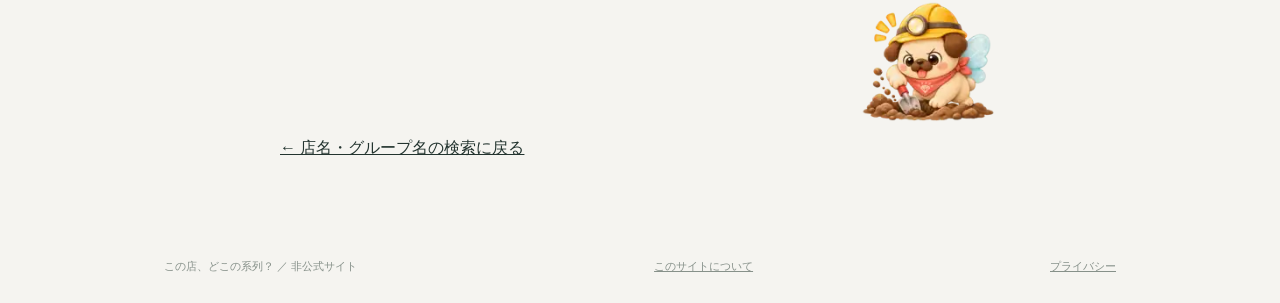
<file: public/guide/zensho.html>
<!doctype html>
<html lang="ja">
<head>
<meta charset="utf-8">
<meta name="viewport" content="width=device-width,initial-scale=1">
<title>ゼンショーグループの系列店は？ すき家・なか卯・はま寿司・ココスなど｜この店、どこの系列？</title>
<meta name="description" content="すき家、なか卯、はま寿司、ココス、ジョリーパスタの所属グループと運営会社を整理。ゼンショーの代表的な外食ブランドのつながりを公式情報から確認できます。">
<link rel="canonical" href="https://groups.hampemtarutaru.com/guide/zensho.html">
<link rel="stylesheet" href="../styles.css">
<style>
.guide{max-width:760px;margin:auto;padding:28px 20px 56px;overflow-wrap:anywhere}.guide h1{font-size:clamp(1.65rem,4vw,2.3rem);line-height:1.45;margin:0 0 16px}.guide h2{font-size:1.2rem;margin:26px 0 12px}.guide p{margin:12px 0}.guide .result-card{margin:12px 0;padding:16px 20px}.guide .result-card h3{font-size:1.15rem;margin:0 0 4px}.guide .result-card p{margin:0;font-size:.9rem}.guide a.brand-pill{display:inline-flex;align-items:center;min-height:44px;margin:10px 0 0;text-decoration:none}.guide .fineprint{font-size:.86rem}.guide .back{display:inline-block;padding:12px 0}
</style>
</head>
<body>
<header class="header"><div class="header-inner"><a class="brand" href="../"><span class="brand-mark">↗</span>この店、どこの系列？</a><span class="prototype">非公式サイト</span></div></header>
<main class="guide">
<nav aria-label="パンくず"><a href="../">トップ</a> ／ 企業グループガイド</nav>
<p class="eyebrow">企業グループガイド</p>
<h1>ゼンショーグループの系列店は？</h1>
<p>すき家、なか卯、はま寿司、ココス、ジョリーパスタは、いずれも<strong>ゼンショーグループ</strong>に属する外食ブランドです。ただし、同じグループでも運営会社は同一とは限りません。</p>
<p>持株会社は株式会社ゼンショーホールディングス。以下では代表的な5ブランドについて、所属グループと運営会社の違いを整理しました。</p>
<section aria-labelledby="brands"><h2 id="brands">代表5ブランドと運営会社</h2>
<article class="result-card"><h3>すき家</h3><p>運営会社：株式会社すき家</p><a class="brand-pill" href="../?q=%E3%81%99%E3%81%8D%E5%AE%B6">図鑑ですき家の系列を見る</a></article>
<article class="result-card"><h3>なか卯</h3><p>運営会社：株式会社なか卯</p><a class="brand-pill" href="../?q=%E3%81%AA%E3%81%8B%E5%8D%AF">図鑑でなか卯の系列を見る</a></article>
<article class="result-card"><h3>はま寿司</h3><p>運営会社：株式会社はま寿司</p><a class="brand-pill" href="../?q=%E3%81%AF%E3%81%BE%E5%AF%BF%E5%8F%B8">図鑑ではま寿司の系列を見る</a></article>
<article class="result-card"><h3>ココス</h3><p>運営会社：株式会社ココスジャパン</p><a class="brand-pill" href="../?q=%E3%82%B3%E3%82%B3%E3%82%B9">図鑑でココスの系列を見る</a></article>
<article class="result-card"><h3>ジョリーパスタ</h3><p>運営会社：株式会社ジョリーパスタ</p><a class="brand-pill" href="../?q=%E3%82%B8%E3%83%A7%E3%83%AA%E3%83%BC%E3%83%91%E3%82%B9%E3%82%BF">図鑑でジョリーパスタの系列を見る</a></article>
</section>
<section aria-labelledby="difference"><h2 id="difference">同じ系列なら同じ会社？</h2><p>例えば、すき家となか卯は同じゼンショーグループですが、登録上の運営会社は異なります。グループへの所属と個々の店舗の運営主体は区別して見ると、企業のつながりを理解しやすくなります。</p><p>もっと多くのブランドを調べるには、<a href="../?q=%E3%82%BC%E3%83%B3%E3%82%B7%E3%83%A7%E3%83%BC">ゼンショーグループの登録ブランドを検索</a>してください。</p></section>
<section aria-labelledby="sources"><h2 id="sources">出典・確認日</h2><ul><li><a href="https://www.zensho.co.jp/jp/brands/" target="_blank" rel="noopener noreferrer">ゼンショーホールディングス公式：事業・ブランド</a></li><li><a href="https://www.zensho.co.jp/jp/company/outline/" target="_blank" rel="noopener noreferrer">ゼンショーホールディングス公式：会社概要・グループ会社</a></li></ul><p class="fineprint">2026年11月27日確認。代表例のみを掲載。企業関係は変更されることがあります。個々の店舗の運営契約・出資比率まで示すものではありません。</p></section>
<div style="display:flex;justify-content:flex-end;margin:12px 0 0"><img src="../assets/pugmimina-dig.webp" width="160" height="138" alt="" loading="lazy" decoding="async" style="display:block;width:140px;max-width:100%;height:auto"></div>
<a class="back" href="../">← 店名・グループ名の検索に戻る</a>
</main><footer class="footer"><span>この店、どこの系列？ ／ 非公式サイト</span><a href="../about.html">このサイトについて</a><a href="../privacy.html">プライバシー</a></footer>
</body>
</html>
</file>
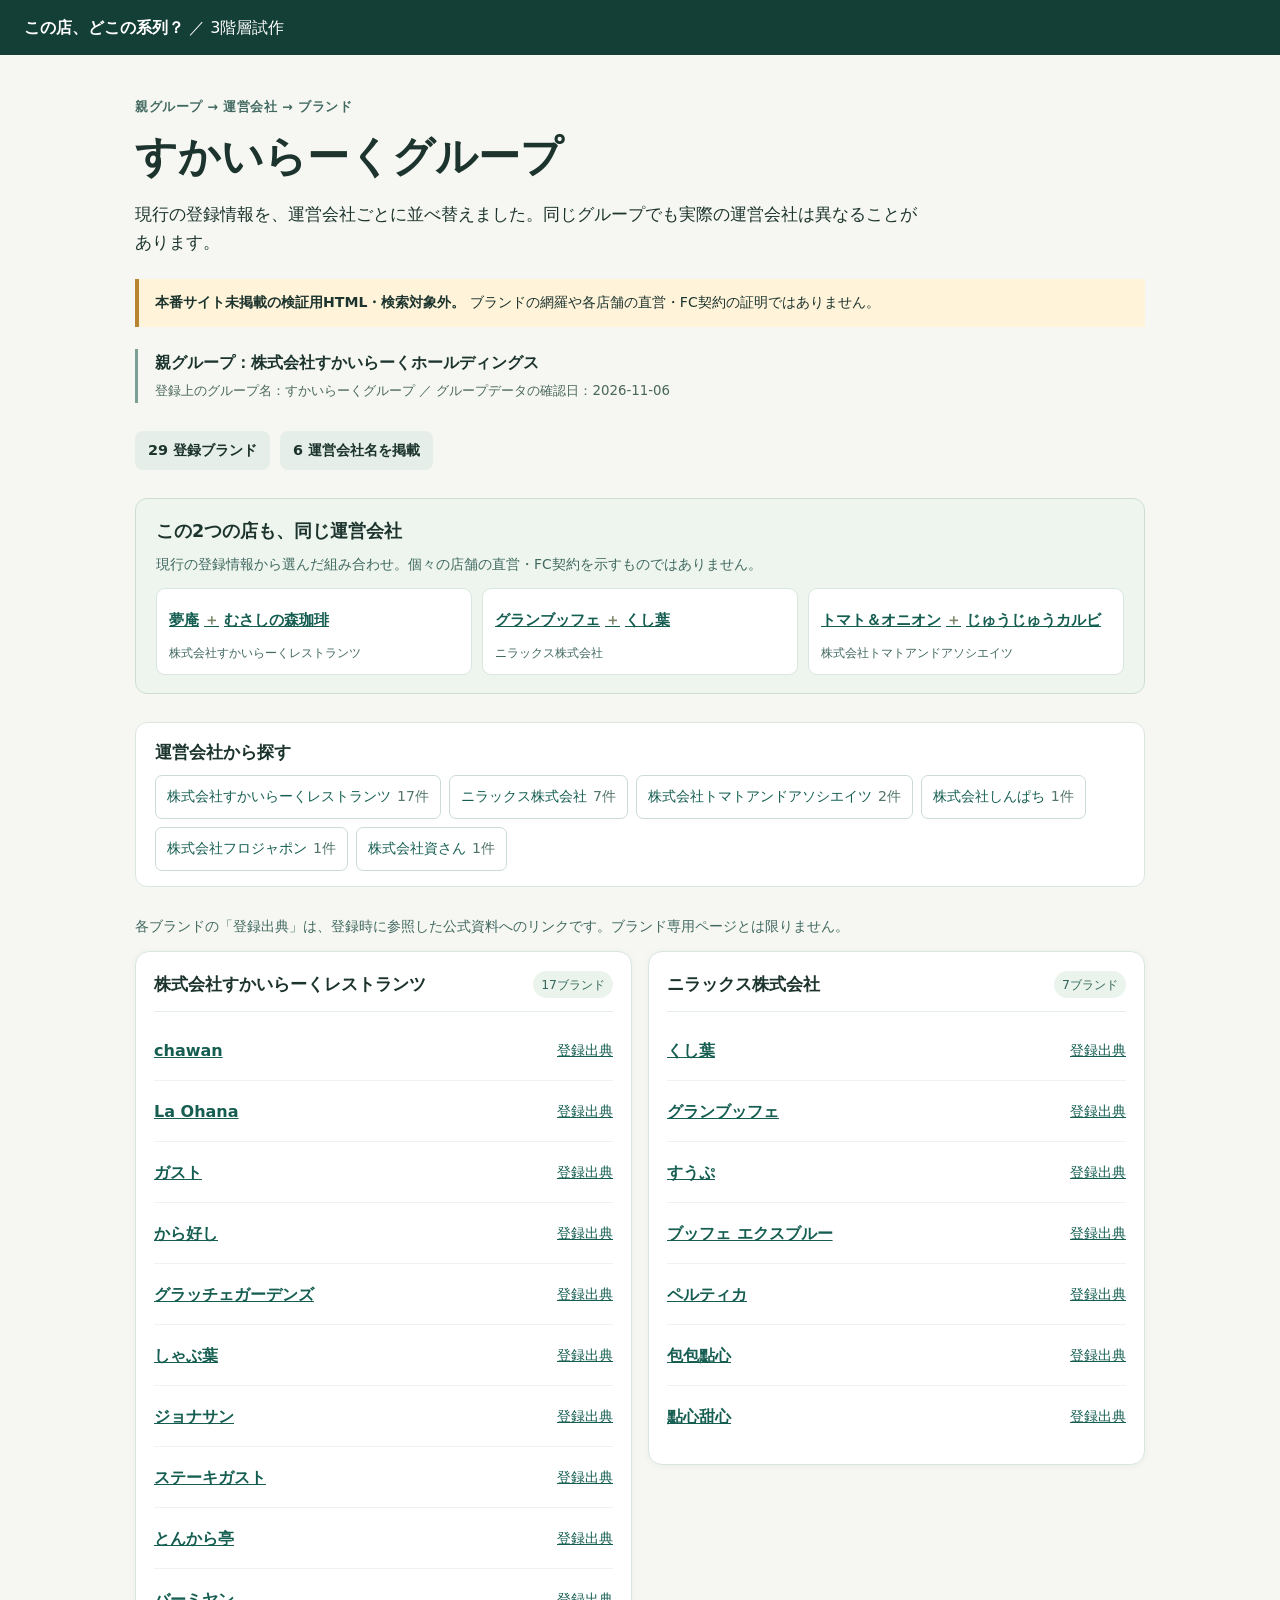
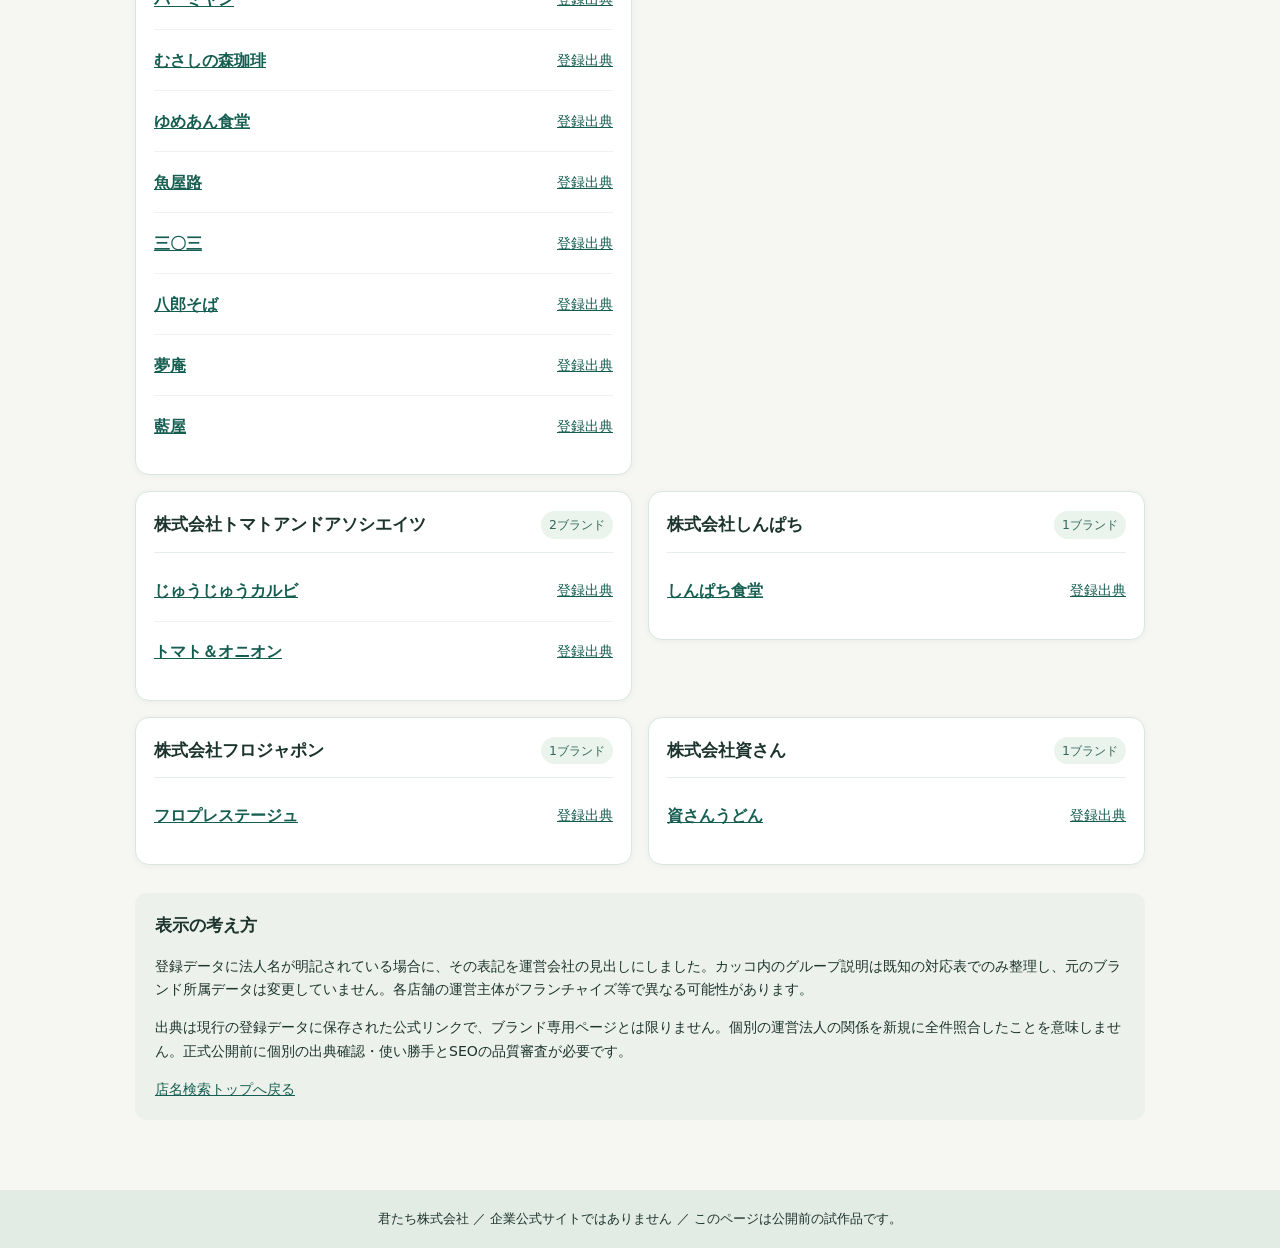
<file: qa/hierarchy-poc/skylark.html>
<!doctype html>
<html lang="ja">
<head>
<meta charset="utf-8">
<meta name="viewport" content="width=device-width,initial-scale=1">
<meta name="robots" content="noindex,nofollow">
<title>すかいらーくグループ｜運営会社別のブランド一覧・非公開検証</title>
<meta name="description" content="すかいらーくグループの企業グループ、運営法人、登録ブランドのつながりを試作表示。">
<style>
:root{color-scheme:light}*{box-sizing:border-box}body{margin:0;background:#f6f7f3;color:#1c342d;font-family:system-ui,"Hiragino Kaku Gothic ProN",Meiryo,sans-serif;line-height:1.7}
a{color:#155e51}a:hover{text-decoration-thickness:2px}a:focus-visible{outline:3px solid #e4a543;outline-offset:3px}
header{background:#143f36;color:white;padding:14px 24px}header a{color:white;text-decoration:none;font-weight:700}
main{max-width:1050px;margin:auto;padding:28px 20px 70px}h1{font-size:clamp(1.7rem,4vw,2.6rem);line-height:1.3;margin:8px 0 14px}h2{font-size:1.08rem;margin:0}.subhead{font-size:.95rem;color:#416960;margin:-4px 0 15px}
.kicker{font-size:.79rem;font-weight:700;letter-spacing:.04em;color:#416960}.lead{font-size:1.04rem;max-width:75ch}
.status{padding:12px 16px;background:#fff3da;border-left:4px solid #b88431;font-size:.88rem;margin:22px 0}
.summary{display:flex;gap:10px;flex-wrap:wrap;margin:18px 0 28px}.summary span{background:#e5eee8;padding:7px 13px;border-radius:8px;font-weight:700;font-size:.9rem}
.tree{border-left:3px solid #78a095;margin:20px 0 28px;padding-left:17px}.tree strong{display:block}.tree small{color:#4a675d}
nav{background:white;border:1px solid #dae6df;border-radius:12px;padding:15px 19px;margin:24px 0 28px}nav h2{margin-bottom:8px}nav .links{display:flex;flex-wrap:wrap;gap:8px}nav a{display:inline-flex;align-items:center;gap:6px;min-height:44px;max-width:100%;overflow-wrap:anywhere;font-size:.88rem;text-decoration:none;border:1px solid #cbdcd4;border-radius:7px;padding:9px 11px}nav a span{color:#52746a}

.discoveries{margin:20px 0 28px;padding:18px 20px;background:#edf5ee;border:1px solid #cbded0;border-radius:12px}
.discoveries h2{font-size:1.1rem}.discoveries p{font-size:.86rem;color:#416960;margin:6px 0 12px}
.discovery-grid{display:grid;grid-template-columns:repeat(3,minmax(0,1fr));gap:10px}
.discovery-card{background:white;border:1px solid #dae6df;border-radius:9px;padding:10px 12px;min-width:0}
.discovery-card a{display:flex;align-items:center;flex-wrap:wrap;gap:5px;min-height:44px;font-size:.94rem;font-weight:700;overflow-wrap:anywhere}
.discovery-card a span{color:#7c876c}.discovery-card small{display:block;font-size:.75rem;color:#416960;overflow-wrap:anywhere}
.source-help{font-size:.88rem;color:#416960;margin:0 0 12px}.grid{display:grid;grid-template-columns:repeat(2,minmax(0,1fr));gap:16px;align-items:start}.operator{background:white;border:1px solid #d9e6df;border-radius:14px;padding:18px;min-width:0;box-shadow:0 1px 6px #153b2e0d}
.operator-heading{display:flex;justify-content:space-between;align-items:center;gap:10px;border-bottom:1px solid #e5eee9;padding-bottom:12px}.count{white-space:nowrap;color:#35675c;font-size:.78rem;background:#eaf4ed;padding:3px 8px;border-radius:20px}
.brand-list{list-style:none;padding:0;margin:8px 0 0}.brand-list li{display:flex;justify-content:space-between;gap:10px;align-items:center;flex-wrap:wrap;border-bottom:1px solid #eff3f0;padding:8px 0}.brand-list li:last-child{border:0}.brand{font-weight:700}.brand-list li a{display:inline-flex;align-items:center;min-height:44px;max-width:100%;overflow-wrap:anywhere}.ref{font-size:.86rem}.pending{border:2px dashed #bf8c38}.warning,.raw{font-size:.78rem;color:#825c18}.raw{flex-basis:100%}
.notes{margin-top:28px;padding:18px 20px;background:#edf1ec;border-radius:12px;font-size:.88rem}footer{background:#e3ebe5;padding:18px;text-align:center;font-size:.8rem}.skip{position:absolute;left:-200vw;top:0;background:white;color:#143f36;padding:10px 16px;z-index:10}.skip:focus{left:8px;top:8px}h1,h2,.operator-heading{overflow-wrap:anywhere}
@media(max-width:680px){.discovery-grid{grid-template-columns:1fr}.discoveries{padding:14px}.grid{grid-template-columns:1fr}.operator{padding:15px}.brand-list li{gap:4px}.summary span{font-size:.84rem}}
</style>
</head>
<body>
<a class="skip" href="#main">本文へスキップ</a>
<header><a href="/">この店、どこの系列？</a> ／ 3階層試作</header>
<main id="main">
<p class="kicker">親グループ → 運営会社 → ブランド</p>
<h1>すかいらーくグループ</h1>
<p class="lead">現行の登録情報を、運営会社ごとに並べ替えました。同じグループでも実際の運営会社は異なることがあります。</p>
<div class="status"><strong>本番サイト未掲載の検証用HTML・検索対象外。</strong> ブランドの網羅や各店舗の直営・FC契約の証明ではありません。</div>
<div class="tree"><strong>親グループ：株式会社すかいらーくホールディングス</strong><small>登録上のグループ名：すかいらーくグループ ／ グループデータの確認日：2026-11-06</small></div>
<div class="summary"><span>29 登録ブランド</span><span>6 運営会社名を掲載</span></div>
<section class="discoveries" aria-labelledby="discovery-heading">
<h2 id="discovery-heading">この2つの店も、同じ運営会社</h2>
<p>現行の登録情報から選んだ組み合わせ。個々の店舗の直営・FC契約を示すものではありません。</p>
<div class="discovery-grid"><div class="discovery-card"><a href="#operator-1">夢庵 <span aria-label="と">＋</span> むさしの森珈琲</a><small>株式会社すかいらーくレストランツ</small></div><div class="discovery-card"><a href="#operator-2">グランブッフェ <span aria-label="と">＋</span> くし葉</a><small>ニラックス株式会社</small></div><div class="discovery-card"><a href="#operator-3">トマト＆オニオン <span aria-label="と">＋</span> じゅうじゅうカルビ</a><small>株式会社トマトアンドアソシエイツ</small></div></div>
</section>
<nav aria-label="運営会社へ移動"><h2>運営会社から探す</h2><div class="links"><a href="#operator-1">株式会社すかいらーくレストランツ <span>17件</span></a>
<a href="#operator-2">ニラックス株式会社 <span>7件</span></a>
<a href="#operator-3">株式会社トマトアンドアソシエイツ <span>2件</span></a>
<a href="#operator-4">株式会社しんぱち <span>1件</span></a>
<a href="#operator-5">株式会社フロジャポン <span>1件</span></a>
<a href="#operator-6">株式会社資さん <span>1件</span></a></div></nav>
<p class="source-help">各ブランドの「登録出典」は、登録時に参照した公式資料へのリンクです。ブランド専用ページとは限りません。</p>
<div class="grid"><section class="operator " id="operator-1" aria-labelledby="operator-heading-1">
  <div class="operator-heading"><h2 id="operator-heading-1">株式会社すかいらーくレストランツ</h2><span class="count">17ブランド</span></div>
  
  <ul class="brand-list"><li><span class="brand"><a href="/?q=chawan">chawan</a></span><a class="ref" href="https://corp.skylark.co.jp/brand/brand_list/" target="_blank" rel="noopener noreferrer" aria-label="chawanの登録出典（登録時に参照した公式資料を別タブで開く。ブランド専用ページとは限りません）">登録出典</a></li>
<li><span class="brand"><a href="/?q=La%20Ohana">La Ohana</a></span><a class="ref" href="https://corp.skylark.co.jp/brand/brand_list/" target="_blank" rel="noopener noreferrer" aria-label="La Ohanaの登録出典（登録時に参照した公式資料を別タブで開く。ブランド専用ページとは限りません）">登録出典</a></li>
<li><span class="brand"><a href="/?q=%E3%82%AC%E3%82%B9%E3%83%88">ガスト</a></span><a class="ref" href="https://www.skylark.co.jp/brand/" target="_blank" rel="noopener noreferrer" aria-label="ガストの登録出典（登録時に参照した公式資料を別タブで開く。ブランド専用ページとは限りません）">登録出典</a></li>
<li><span class="brand"><a href="/?q=%E3%81%8B%E3%82%89%E5%A5%BD%E3%81%97">から好し</a></span><a class="ref" href="https://corp.skylark.co.jp/brand/brand_list/" target="_blank" rel="noopener noreferrer" aria-label="から好しの登録出典（登録時に参照した公式資料を別タブで開く。ブランド専用ページとは限りません）">登録出典</a></li>
<li><span class="brand"><a href="/?q=%E3%82%B0%E3%83%A9%E3%83%83%E3%83%81%E3%82%A7%E3%82%AC%E3%83%BC%E3%83%87%E3%83%B3%E3%82%BA">グラッチェガーデンズ</a></span><a class="ref" href="https://corp.skylark.co.jp/brand/brand_list/" target="_blank" rel="noopener noreferrer" aria-label="グラッチェガーデンズの登録出典（登録時に参照した公式資料を別タブで開く。ブランド専用ページとは限りません）">登録出典</a></li>
<li><span class="brand"><a href="/?q=%E3%81%97%E3%82%83%E3%81%B6%E8%91%89">しゃぶ葉</a></span><a class="ref" href="https://www.skylark.co.jp/brand/" target="_blank" rel="noopener noreferrer" aria-label="しゃぶ葉の登録出典（登録時に参照した公式資料を別タブで開く。ブランド専用ページとは限りません）">登録出典</a></li>
<li><span class="brand"><a href="/?q=%E3%82%B8%E3%83%A7%E3%83%8A%E3%82%B5%E3%83%B3">ジョナサン</a></span><a class="ref" href="https://www.skylark.co.jp/brand/" target="_blank" rel="noopener noreferrer" aria-label="ジョナサンの登録出典（登録時に参照した公式資料を別タブで開く。ブランド専用ページとは限りません）">登録出典</a></li>
<li><span class="brand"><a href="/?q=%E3%82%B9%E3%83%86%E3%83%BC%E3%82%AD%E3%82%AC%E3%82%B9%E3%83%88">ステーキガスト</a></span><a class="ref" href="https://www.skylark.co.jp/brand/" target="_blank" rel="noopener noreferrer" aria-label="ステーキガストの登録出典（登録時に参照した公式資料を別タブで開く。ブランド専用ページとは限りません）">登録出典</a></li>
<li><span class="brand"><a href="/?q=%E3%81%A8%E3%82%93%E3%81%8B%E3%82%89%E4%BA%AD">とんから亭</a></span><a class="ref" href="https://corp.skylark.co.jp/brand/brand_list/" target="_blank" rel="noopener noreferrer" aria-label="とんから亭の登録出典（登録時に参照した公式資料を別タブで開く。ブランド専用ページとは限りません）">登録出典</a></li>
<li><span class="brand"><a href="/?q=%E3%83%90%E3%83%BC%E3%83%9F%E3%83%A4%E3%83%B3">バーミヤン</a></span><a class="ref" href="https://www.skylark.co.jp/brand/" target="_blank" rel="noopener noreferrer" aria-label="バーミヤンの登録出典（登録時に参照した公式資料を別タブで開く。ブランド専用ページとは限りません）">登録出典</a></li>
<li><span class="brand"><a href="/?q=%E3%82%80%E3%81%95%E3%81%97%E3%81%AE%E6%A3%AE%E7%8F%88%E7%90%B2">むさしの森珈琲</a></span><a class="ref" href="https://www.skylark.co.jp/brand/" target="_blank" rel="noopener noreferrer" aria-label="むさしの森珈琲の登録出典（登録時に参照した公式資料を別タブで開く。ブランド専用ページとは限りません）">登録出典</a></li>
<li><span class="brand"><a href="/?q=%E3%82%86%E3%82%81%E3%81%82%E3%82%93%E9%A3%9F%E5%A0%82">ゆめあん食堂</a></span><a class="ref" href="https://corp.skylark.co.jp/brand/brand_list/" target="_blank" rel="noopener noreferrer" aria-label="ゆめあん食堂の登録出典（登録時に参照した公式資料を別タブで開く。ブランド専用ページとは限りません）">登録出典</a></li>
<li><span class="brand"><a href="/?q=%E9%AD%9A%E5%B1%8B%E8%B7%AF">魚屋路</a></span><a class="ref" href="https://corp.skylark.co.jp/brand/brand_list/" target="_blank" rel="noopener noreferrer" aria-label="魚屋路の登録出典（登録時に参照した公式資料を別タブで開く。ブランド専用ページとは限りません）">登録出典</a></li>
<li><span class="brand"><a href="/?q=%E4%B8%89%E3%80%87%E4%B8%89">三〇三</a></span><a class="ref" href="https://corp.skylark.co.jp/brand/brand_list/" target="_blank" rel="noopener noreferrer" aria-label="三〇三の登録出典（登録時に参照した公式資料を別タブで開く。ブランド専用ページとは限りません）">登録出典</a></li>
<li><span class="brand"><a href="/?q=%E5%85%AB%E9%83%8E%E3%81%9D%E3%81%B0">八郎そば</a></span><a class="ref" href="https://corp.skylark.co.jp/brand/brand_list/" target="_blank" rel="noopener noreferrer" aria-label="八郎そばの登録出典（登録時に参照した公式資料を別タブで開く。ブランド専用ページとは限りません）">登録出典</a></li>
<li><span class="brand"><a href="/?q=%E5%A4%A2%E5%BA%B5">夢庵</a></span><a class="ref" href="https://www.skylark.co.jp/brand/" target="_blank" rel="noopener noreferrer" aria-label="夢庵の登録出典（登録時に参照した公式資料を別タブで開く。ブランド専用ページとは限りません）">登録出典</a></li>
<li><span class="brand"><a href="/?q=%E8%97%8D%E5%B1%8B">藍屋</a></span><a class="ref" href="https://corp.skylark.co.jp/brand/brand_list/" target="_blank" rel="noopener noreferrer" aria-label="藍屋の登録出典（登録時に参照した公式資料を別タブで開く。ブランド専用ページとは限りません）">登録出典</a></li></ul>
</section>
<section class="operator " id="operator-2" aria-labelledby="operator-heading-2">
  <div class="operator-heading"><h2 id="operator-heading-2">ニラックス株式会社</h2><span class="count">7ブランド</span></div>
  
  <ul class="brand-list"><li><span class="brand"><a href="/?q=%E3%81%8F%E3%81%97%E8%91%89">くし葉</a></span><a class="ref" href="https://corp.skylark.co.jp/brand/brand_list/" target="_blank" rel="noopener noreferrer" aria-label="くし葉の登録出典（登録時に参照した公式資料を別タブで開く。ブランド専用ページとは限りません）">登録出典</a></li>
<li><span class="brand"><a href="/?q=%E3%82%B0%E3%83%A9%E3%83%B3%E3%83%96%E3%83%83%E3%83%95%E3%82%A7">グランブッフェ</a></span><a class="ref" href="https://corp.skylark.co.jp/brand/brand_list/" target="_blank" rel="noopener noreferrer" aria-label="グランブッフェの登録出典（登録時に参照した公式資料を別タブで開く。ブランド専用ページとは限りません）">登録出典</a></li>
<li><span class="brand"><a href="/?q=%E3%81%99%E3%81%86%E3%81%B7">すうぷ</a></span><a class="ref" href="https://corp.skylark.co.jp/brand/brand_list/" target="_blank" rel="noopener noreferrer" aria-label="すうぷの登録出典（登録時に参照した公式資料を別タブで開く。ブランド専用ページとは限りません）">登録出典</a></li>
<li><span class="brand"><a href="/?q=%E3%83%96%E3%83%83%E3%83%95%E3%82%A7%20%E3%82%A8%E3%82%AF%E3%82%B9%E3%83%96%E3%83%AB%E3%83%BC">ブッフェ エクスブルー</a></span><a class="ref" href="https://corp.skylark.co.jp/brand/brand_list/" target="_blank" rel="noopener noreferrer" aria-label="ブッフェ エクスブルーの登録出典（登録時に参照した公式資料を別タブで開く。ブランド専用ページとは限りません）">登録出典</a></li>
<li><span class="brand"><a href="/?q=%E3%83%9A%E3%83%AB%E3%83%86%E3%82%A3%E3%82%AB">ペルティカ</a></span><a class="ref" href="https://corp.skylark.co.jp/brand/brand_list/" target="_blank" rel="noopener noreferrer" aria-label="ペルティカの登録出典（登録時に参照した公式資料を別タブで開く。ブランド専用ページとは限りません）">登録出典</a></li>
<li><span class="brand"><a href="/?q=%E5%8C%85%E5%8C%85%E9%BB%9E%E5%BF%83">包包點心</a></span><a class="ref" href="https://corp.skylark.co.jp/brand/brand_list/" target="_blank" rel="noopener noreferrer" aria-label="包包點心の登録出典（登録時に参照した公式資料を別タブで開く。ブランド専用ページとは限りません）">登録出典</a></li>
<li><span class="brand"><a href="/?q=%E9%BB%9E%E5%BF%83%E7%94%9C%E5%BF%83">點心甜心</a></span><a class="ref" href="https://corp.skylark.co.jp/brand/brand_list/" target="_blank" rel="noopener noreferrer" aria-label="點心甜心の登録出典（登録時に参照した公式資料を別タブで開く。ブランド専用ページとは限りません）">登録出典</a></li></ul>
</section>
<section class="operator " id="operator-3" aria-labelledby="operator-heading-3">
  <div class="operator-heading"><h2 id="operator-heading-3">株式会社トマトアンドアソシエイツ</h2><span class="count">2ブランド</span></div>
  
  <ul class="brand-list"><li><span class="brand"><a href="/?q=%E3%81%98%E3%82%85%E3%81%86%E3%81%98%E3%82%85%E3%81%86%E3%82%AB%E3%83%AB%E3%83%93">じゅうじゅうカルビ</a></span><a class="ref" href="https://corp.skylark.co.jp/brand/brand_list/" target="_blank" rel="noopener noreferrer" aria-label="じゅうじゅうカルビの登録出典（登録時に参照した公式資料を別タブで開く。ブランド専用ページとは限りません）">登録出典</a></li>
<li><span class="brand"><a href="/?q=%E3%83%88%E3%83%9E%E3%83%88%EF%BC%86%E3%82%AA%E3%83%8B%E3%82%AA%E3%83%B3">トマト＆オニオン</a></span><a class="ref" href="https://corp.skylark.co.jp/brand/brand_list/" target="_blank" rel="noopener noreferrer" aria-label="トマト＆オニオンの登録出典（登録時に参照した公式資料を別タブで開く。ブランド専用ページとは限りません）">登録出典</a></li></ul>
</section>
<section class="operator " id="operator-4" aria-labelledby="operator-heading-4">
  <div class="operator-heading"><h2 id="operator-heading-4">株式会社しんぱち</h2><span class="count">1ブランド</span></div>
  
  <ul class="brand-list"><li><span class="brand"><a href="/?q=%E3%81%97%E3%82%93%E3%81%B1%E3%81%A1%E9%A3%9F%E5%A0%82">しんぱち食堂</a></span><a class="ref" href="https://corp.skylark.co.jp/brand/brand_list/" target="_blank" rel="noopener noreferrer" aria-label="しんぱち食堂の登録出典（登録時に参照した公式資料を別タブで開く。ブランド専用ページとは限りません）">登録出典</a></li></ul>
</section>
<section class="operator " id="operator-5" aria-labelledby="operator-heading-5">
  <div class="operator-heading"><h2 id="operator-heading-5">株式会社フロジャポン</h2><span class="count">1ブランド</span></div>
  
  <ul class="brand-list"><li><span class="brand"><a href="/?q=%E3%83%95%E3%83%AD%E3%83%97%E3%83%AC%E3%82%B9%E3%83%86%E3%83%BC%E3%82%B8%E3%83%A5">フロプレステージュ</a></span><a class="ref" href="https://corp.skylark.co.jp/brand/brand_list/" target="_blank" rel="noopener noreferrer" aria-label="フロプレステージュの登録出典（登録時に参照した公式資料を別タブで開く。ブランド専用ページとは限りません）">登録出典</a></li></ul>
</section>
<section class="operator " id="operator-6" aria-labelledby="operator-heading-6">
  <div class="operator-heading"><h2 id="operator-heading-6">株式会社資さん</h2><span class="count">1ブランド</span></div>
  
  <ul class="brand-list"><li><span class="brand"><a href="/?q=%E8%B3%87%E3%81%95%E3%82%93%E3%81%86%E3%81%A9%E3%82%93">資さんうどん</a></span><a class="ref" href="https://corp.skylark.co.jp/brand/brand_list/" target="_blank" rel="noopener noreferrer" aria-label="資さんうどんの登録出典（登録時に参照した公式資料を別タブで開く。ブランド専用ページとは限りません）">登録出典</a></li></ul>
</section></div>
<section class="notes"><h2>表示の考え方</h2><p>登録データに法人名が明記されている場合に、その表記を運営会社の見出しにしました。カッコ内のグループ説明は既知の対応表でのみ整理し、元のブランド所属データは変更していません。各店舗の運営主体がフランチャイズ等で異なる可能性があります。</p>
<p>出典は現行の登録データに保存された公式リンクで、ブランド専用ページとは限りません。個別の運営法人の関係を新規に全件照合したことを意味しません。正式公開前に個別の出典確認・使い勝手とSEOの品質審査が必要です。</p><a href="/">店名検索トップへ戻る</a></section>
</main>
<footer>君たち株式会社 ／ 企業公式サイトではありません ／ このページは公開前の試作品です。</footer>
</body>
</html>
</file>
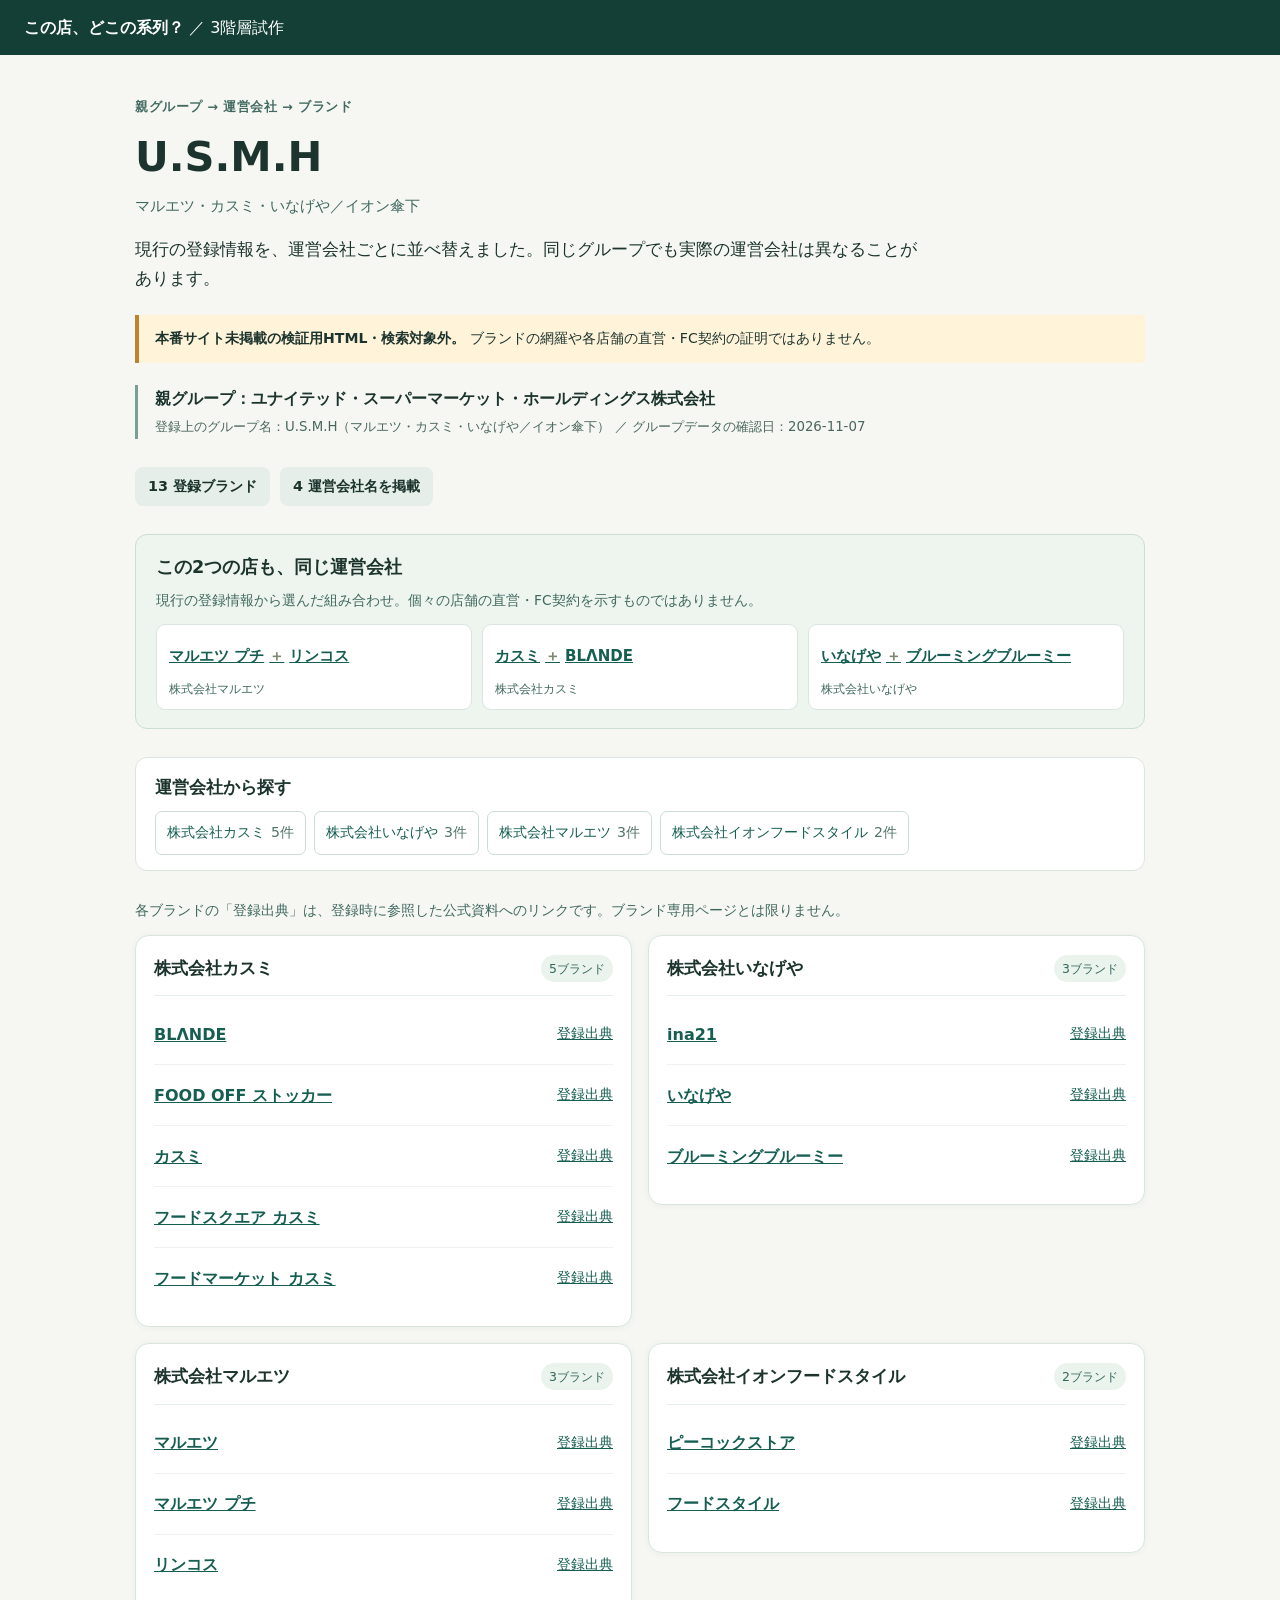
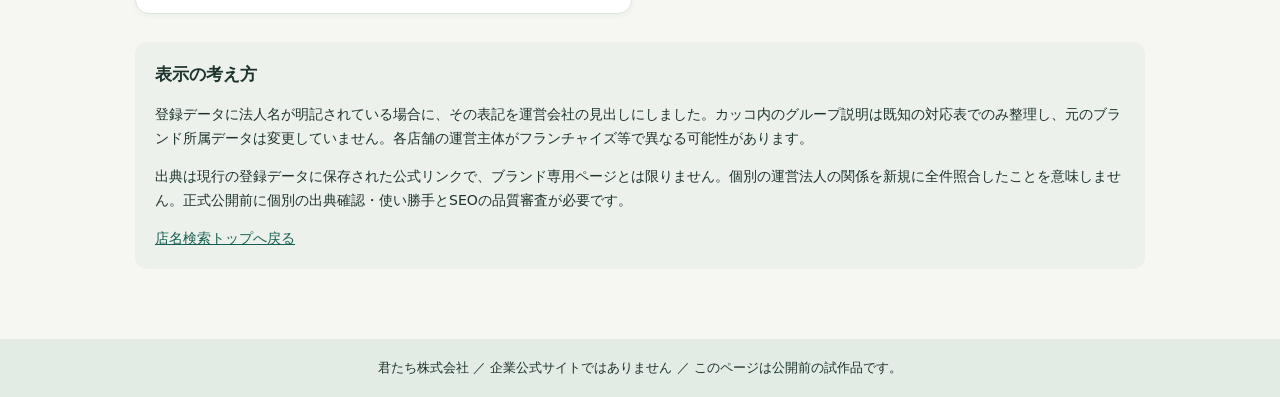
<file: qa/hierarchy-poc/usmh.html>
<!doctype html>
<html lang="ja">
<head>
<meta charset="utf-8">
<meta name="viewport" content="width=device-width,initial-scale=1">
<meta name="robots" content="noindex,nofollow">
<title>U.S.M.H（マルエツ・カスミ・いなげや／イオン傘下）｜運営会社別のブランド一覧・非公開検証</title>
<meta name="description" content="U.S.M.H（マルエツ・カスミ・いなげや／イオン傘下）の企業グループ、運営法人、登録ブランドのつながりを試作表示。">
<style>
:root{color-scheme:light}*{box-sizing:border-box}body{margin:0;background:#f6f7f3;color:#1c342d;font-family:system-ui,"Hiragino Kaku Gothic ProN",Meiryo,sans-serif;line-height:1.7}
a{color:#155e51}a:hover{text-decoration-thickness:2px}a:focus-visible{outline:3px solid #e4a543;outline-offset:3px}
header{background:#143f36;color:white;padding:14px 24px}header a{color:white;text-decoration:none;font-weight:700}
main{max-width:1050px;margin:auto;padding:28px 20px 70px}h1{font-size:clamp(1.7rem,4vw,2.6rem);line-height:1.3;margin:8px 0 14px}h2{font-size:1.08rem;margin:0}.subhead{font-size:.95rem;color:#416960;margin:-4px 0 15px}
.kicker{font-size:.79rem;font-weight:700;letter-spacing:.04em;color:#416960}.lead{font-size:1.04rem;max-width:75ch}
.status{padding:12px 16px;background:#fff3da;border-left:4px solid #b88431;font-size:.88rem;margin:22px 0}
.summary{display:flex;gap:10px;flex-wrap:wrap;margin:18px 0 28px}.summary span{background:#e5eee8;padding:7px 13px;border-radius:8px;font-weight:700;font-size:.9rem}
.tree{border-left:3px solid #78a095;margin:20px 0 28px;padding-left:17px}.tree strong{display:block}.tree small{color:#4a675d}
nav{background:white;border:1px solid #dae6df;border-radius:12px;padding:15px 19px;margin:24px 0 28px}nav h2{margin-bottom:8px}nav .links{display:flex;flex-wrap:wrap;gap:8px}nav a{display:inline-flex;align-items:center;gap:6px;min-height:44px;max-width:100%;overflow-wrap:anywhere;font-size:.88rem;text-decoration:none;border:1px solid #cbdcd4;border-radius:7px;padding:9px 11px}nav a span{color:#52746a}

.discoveries{margin:20px 0 28px;padding:18px 20px;background:#edf5ee;border:1px solid #cbded0;border-radius:12px}
.discoveries h2{font-size:1.1rem}.discoveries p{font-size:.86rem;color:#416960;margin:6px 0 12px}
.discovery-grid{display:grid;grid-template-columns:repeat(3,minmax(0,1fr));gap:10px}
.discovery-card{background:white;border:1px solid #dae6df;border-radius:9px;padding:10px 12px;min-width:0}
.discovery-card a{display:flex;align-items:center;flex-wrap:wrap;gap:5px;min-height:44px;font-size:.94rem;font-weight:700;overflow-wrap:anywhere}
.discovery-card a span{color:#7c876c}.discovery-card small{display:block;font-size:.75rem;color:#416960;overflow-wrap:anywhere}
.source-help{font-size:.88rem;color:#416960;margin:0 0 12px}.grid{display:grid;grid-template-columns:repeat(2,minmax(0,1fr));gap:16px;align-items:start}.operator{background:white;border:1px solid #d9e6df;border-radius:14px;padding:18px;min-width:0;box-shadow:0 1px 6px #153b2e0d}
.operator-heading{display:flex;justify-content:space-between;align-items:center;gap:10px;border-bottom:1px solid #e5eee9;padding-bottom:12px}.count{white-space:nowrap;color:#35675c;font-size:.78rem;background:#eaf4ed;padding:3px 8px;border-radius:20px}
.brand-list{list-style:none;padding:0;margin:8px 0 0}.brand-list li{display:flex;justify-content:space-between;gap:10px;align-items:center;flex-wrap:wrap;border-bottom:1px solid #eff3f0;padding:8px 0}.brand-list li:last-child{border:0}.brand{font-weight:700}.brand-list li a{display:inline-flex;align-items:center;min-height:44px;max-width:100%;overflow-wrap:anywhere}.ref{font-size:.86rem}.pending{border:2px dashed #bf8c38}.warning,.raw{font-size:.78rem;color:#825c18}.raw{flex-basis:100%}
.notes{margin-top:28px;padding:18px 20px;background:#edf1ec;border-radius:12px;font-size:.88rem}footer{background:#e3ebe5;padding:18px;text-align:center;font-size:.8rem}.skip{position:absolute;left:-200vw;top:0;background:white;color:#143f36;padding:10px 16px;z-index:10}.skip:focus{left:8px;top:8px}h1,h2,.operator-heading{overflow-wrap:anywhere}
@media(max-width:680px){.discovery-grid{grid-template-columns:1fr}.discoveries{padding:14px}.grid{grid-template-columns:1fr}.operator{padding:15px}.brand-list li{gap:4px}.summary span{font-size:.84rem}}
</style>
</head>
<body>
<a class="skip" href="#main">本文へスキップ</a>
<header><a href="/">この店、どこの系列？</a> ／ 3階層試作</header>
<main id="main">
<p class="kicker">親グループ → 運営会社 → ブランド</p>
<h1>U.S.M.H</h1><p class="subhead">マルエツ・カスミ・いなげや／イオン傘下</p>
<p class="lead">現行の登録情報を、運営会社ごとに並べ替えました。同じグループでも実際の運営会社は異なることがあります。</p>
<div class="status"><strong>本番サイト未掲載の検証用HTML・検索対象外。</strong> ブランドの網羅や各店舗の直営・FC契約の証明ではありません。</div>
<div class="tree"><strong>親グループ：ユナイテッド・スーパーマーケット・ホールディングス株式会社</strong><small>登録上のグループ名：U.S.M.H（マルエツ・カスミ・いなげや／イオン傘下） ／ グループデータの確認日：2026-11-07</small></div>
<div class="summary"><span>13 登録ブランド</span><span>4 運営会社名を掲載</span></div>
<section class="discoveries" aria-labelledby="discovery-heading">
<h2 id="discovery-heading">この2つの店も、同じ運営会社</h2>
<p>現行の登録情報から選んだ組み合わせ。個々の店舗の直営・FC契約を示すものではありません。</p>
<div class="discovery-grid"><div class="discovery-card"><a href="#operator-3">マルエツ プチ <span aria-label="と">＋</span> リンコス</a><small>株式会社マルエツ</small></div><div class="discovery-card"><a href="#operator-1">カスミ <span aria-label="と">＋</span> BLΛNDE</a><small>株式会社カスミ</small></div><div class="discovery-card"><a href="#operator-2">いなげや <span aria-label="と">＋</span> ブルーミングブルーミー</a><small>株式会社いなげや</small></div></div>
</section>
<nav aria-label="運営会社へ移動"><h2>運営会社から探す</h2><div class="links"><a href="#operator-1">株式会社カスミ <span>5件</span></a>
<a href="#operator-2">株式会社いなげや <span>3件</span></a>
<a href="#operator-3">株式会社マルエツ <span>3件</span></a>
<a href="#operator-4">株式会社イオンフードスタイル <span>2件</span></a></div></nav>
<p class="source-help">各ブランドの「登録出典」は、登録時に参照した公式資料へのリンクです。ブランド専用ページとは限りません。</p>
<div class="grid"><section class="operator " id="operator-1" aria-labelledby="operator-heading-1">
  <div class="operator-heading"><h2 id="operator-heading-1">株式会社カスミ</h2><span class="count">5ブランド</span></div>
  
  <ul class="brand-list"><li><span class="brand"><a href="/?q=BL%CE%9BNDE">BLΛNDE</a></span><a class="ref" href="https://www.usmh.co.jp/about" target="_blank" rel="noopener noreferrer" aria-label="BLΛNDEの登録出典（登録時に参照した公式資料を別タブで開く。ブランド専用ページとは限りません）">登録出典</a></li>
<li><span class="brand"><a href="/?q=FOOD%20OFF%20%E3%82%B9%E3%83%88%E3%83%83%E3%82%AB%E3%83%BC">FOOD OFF ストッカー</a></span><a class="ref" href="https://www.usmh.co.jp/about" target="_blank" rel="noopener noreferrer" aria-label="FOOD OFF ストッカーの登録出典（登録時に参照した公式資料を別タブで開く。ブランド専用ページとは限りません）">登録出典</a></li>
<li><span class="brand"><a href="/?q=%E3%82%AB%E3%82%B9%E3%83%9F">カスミ</a></span><a class="ref" href="https://www.usmh.co.jp/about" target="_blank" rel="noopener noreferrer" aria-label="カスミの登録出典（登録時に参照した公式資料を別タブで開く。ブランド専用ページとは限りません）">登録出典</a></li>
<li><span class="brand"><a href="/?q=%E3%83%95%E3%83%BC%E3%83%89%E3%82%B9%E3%82%AF%E3%82%A8%E3%82%A2%20%E3%82%AB%E3%82%B9%E3%83%9F">フードスクエア カスミ</a></span><a class="ref" href="https://www.usmh.co.jp/about" target="_blank" rel="noopener noreferrer" aria-label="フードスクエア カスミの登録出典（登録時に参照した公式資料を別タブで開く。ブランド専用ページとは限りません）">登録出典</a></li>
<li><span class="brand"><a href="/?q=%E3%83%95%E3%83%BC%E3%83%89%E3%83%9E%E3%83%BC%E3%82%B1%E3%83%83%E3%83%88%20%E3%82%AB%E3%82%B9%E3%83%9F">フードマーケット カスミ</a></span><a class="ref" href="https://www.usmh.co.jp/about" target="_blank" rel="noopener noreferrer" aria-label="フードマーケット カスミの登録出典（登録時に参照した公式資料を別タブで開く。ブランド専用ページとは限りません）">登録出典</a></li></ul>
</section>
<section class="operator " id="operator-2" aria-labelledby="operator-heading-2">
  <div class="operator-heading"><h2 id="operator-heading-2">株式会社いなげや</h2><span class="count">3ブランド</span></div>
  
  <ul class="brand-list"><li><span class="brand"><a href="/?q=ina21">ina21</a></span><a class="ref" href="https://www.usmh.co.jp/about" target="_blank" rel="noopener noreferrer" aria-label="ina21の登録出典（登録時に参照した公式資料を別タブで開く。ブランド専用ページとは限りません）">登録出典</a></li>
<li><span class="brand"><a href="/?q=%E3%81%84%E3%81%AA%E3%81%92%E3%82%84">いなげや</a></span><a class="ref" href="https://www.usmh.co.jp/about" target="_blank" rel="noopener noreferrer" aria-label="いなげやの登録出典（登録時に参照した公式資料を別タブで開く。ブランド専用ページとは限りません）">登録出典</a></li>
<li><span class="brand"><a href="/?q=%E3%83%96%E3%83%AB%E3%83%BC%E3%83%9F%E3%83%B3%E3%82%B0%E3%83%96%E3%83%AB%E3%83%BC%E3%83%9F%E3%83%BC">ブルーミングブルーミー</a></span><a class="ref" href="https://www.usmh.co.jp/about" target="_blank" rel="noopener noreferrer" aria-label="ブルーミングブルーミーの登録出典（登録時に参照した公式資料を別タブで開く。ブランド専用ページとは限りません）">登録出典</a></li></ul>
</section>
<section class="operator " id="operator-3" aria-labelledby="operator-heading-3">
  <div class="operator-heading"><h2 id="operator-heading-3">株式会社マルエツ</h2><span class="count">3ブランド</span></div>
  
  <ul class="brand-list"><li><span class="brand"><a href="/?q=%E3%83%9E%E3%83%AB%E3%82%A8%E3%83%84">マルエツ</a></span><a class="ref" href="https://www.usmh.co.jp/about" target="_blank" rel="noopener noreferrer" aria-label="マルエツの登録出典（登録時に参照した公式資料を別タブで開く。ブランド専用ページとは限りません）">登録出典</a></li>
<li><span class="brand"><a href="/?q=%E3%83%9E%E3%83%AB%E3%82%A8%E3%83%84%20%E3%83%97%E3%83%81">マルエツ プチ</a></span><a class="ref" href="https://www.usmh.co.jp/about" target="_blank" rel="noopener noreferrer" aria-label="マルエツ プチの登録出典（登録時に参照した公式資料を別タブで開く。ブランド専用ページとは限りません）">登録出典</a></li>
<li><span class="brand"><a href="/?q=%E3%83%AA%E3%83%B3%E3%82%B3%E3%82%B9">リンコス</a></span><a class="ref" href="https://www.usmh.co.jp/about" target="_blank" rel="noopener noreferrer" aria-label="リンコスの登録出典（登録時に参照した公式資料を別タブで開く。ブランド専用ページとは限りません）">登録出典</a></li></ul>
</section>
<section class="operator " id="operator-4" aria-labelledby="operator-heading-4">
  <div class="operator-heading"><h2 id="operator-heading-4">株式会社イオンフードスタイル</h2><span class="count">2ブランド</span></div>
  
  <ul class="brand-list"><li><span class="brand"><a href="/?q=%E3%83%94%E3%83%BC%E3%82%B3%E3%83%83%E3%82%AF%E3%82%B9%E3%83%88%E3%82%A2">ピーコックストア</a></span><a class="ref" href="https://www.usmh.co.jp/about" target="_blank" rel="noopener noreferrer" aria-label="ピーコックストアの登録出典（登録時に参照した公式資料を別タブで開く。ブランド専用ページとは限りません）">登録出典</a></li>
<li><span class="brand"><a href="/?q=%E3%83%95%E3%83%BC%E3%83%89%E3%82%B9%E3%82%BF%E3%82%A4%E3%83%AB">フードスタイル</a></span><a class="ref" href="https://www.usmh.co.jp/about" target="_blank" rel="noopener noreferrer" aria-label="フードスタイルの登録出典（登録時に参照した公式資料を別タブで開く。ブランド専用ページとは限りません）">登録出典</a></li></ul>
</section></div>
<section class="notes"><h2>表示の考え方</h2><p>登録データに法人名が明記されている場合に、その表記を運営会社の見出しにしました。カッコ内のグループ説明は既知の対応表でのみ整理し、元のブランド所属データは変更していません。各店舗の運営主体がフランチャイズ等で異なる可能性があります。</p>
<p>出典は現行の登録データに保存された公式リンクで、ブランド専用ページとは限りません。個別の運営法人の関係を新規に全件照合したことを意味しません。正式公開前に個別の出典確認・使い勝手とSEOの品質審査が必要です。</p><a href="/">店名検索トップへ戻る</a></section>
</main>
<footer>君たち株式会社 ／ 企業公式サイトではありません ／ このページは公開前の試作品です。</footer>
</body>
</html>
</file>
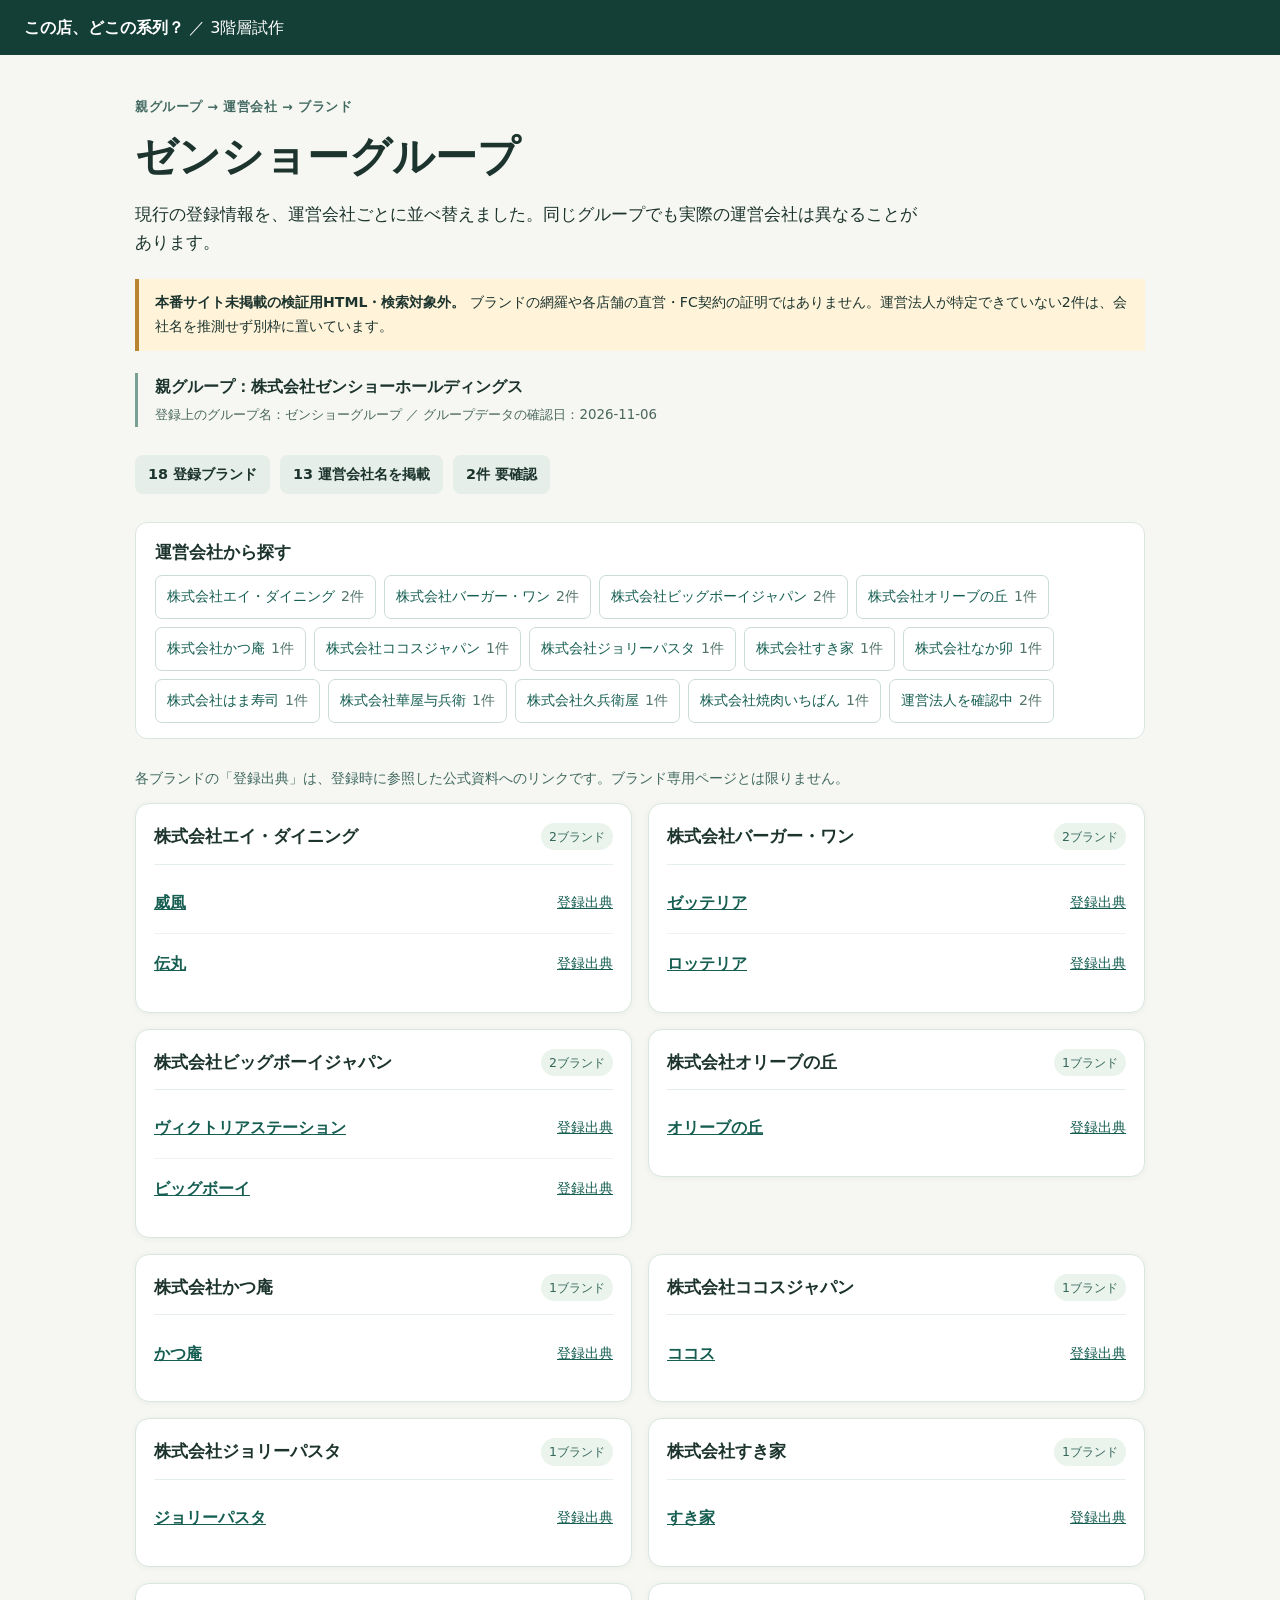
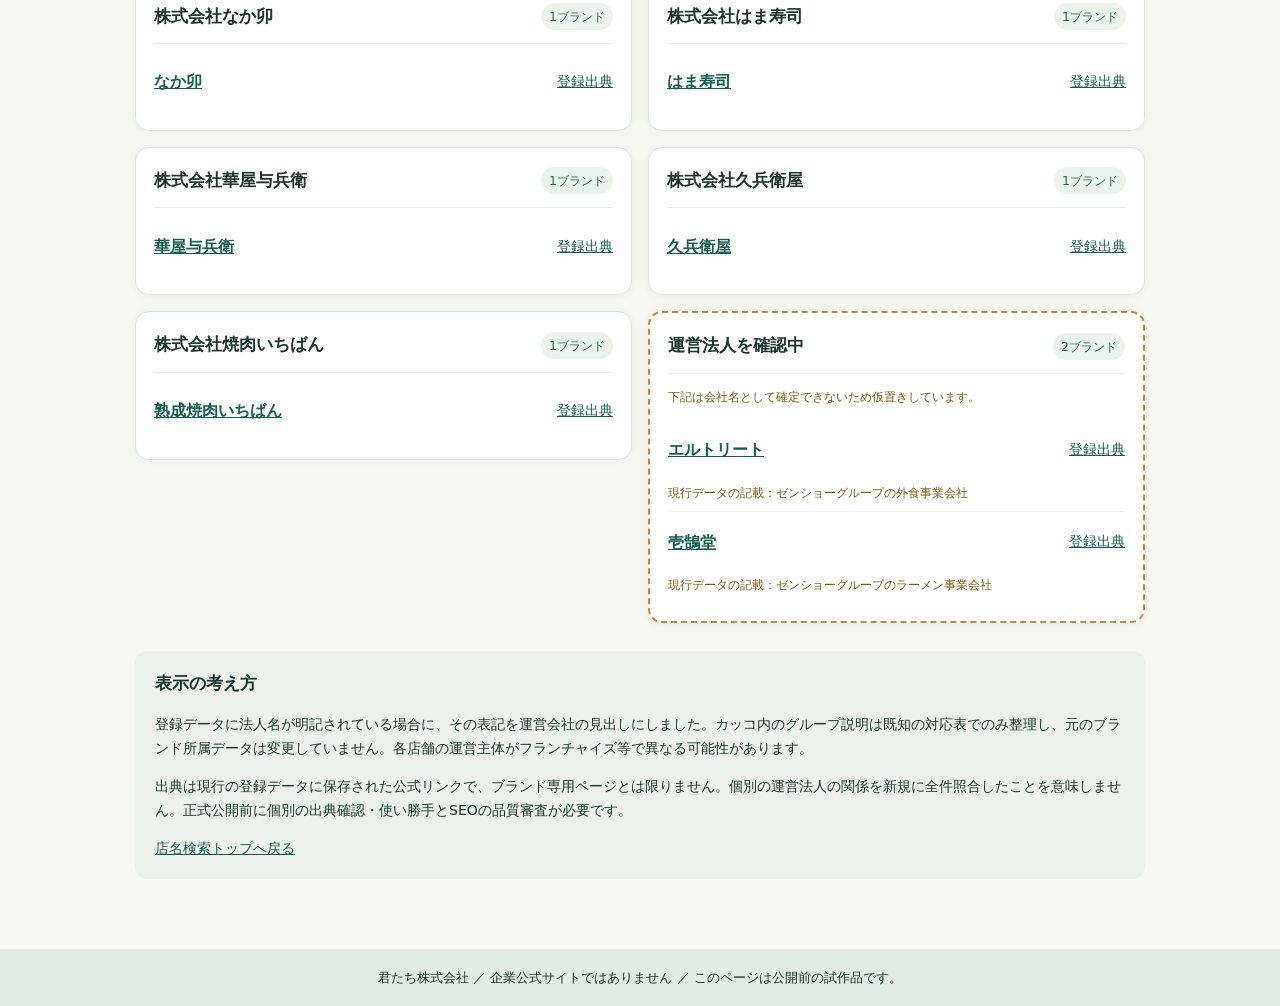
<file: qa/hierarchy-poc/zensho.html>
<!doctype html>
<html lang="ja">
<head>
<meta charset="utf-8">
<meta name="viewport" content="width=device-width,initial-scale=1">
<meta name="robots" content="noindex,nofollow">
<title>ゼンショーグループ｜運営会社別のブランド一覧・非公開検証</title>
<meta name="description" content="ゼンショーグループの企業グループ、運営法人、登録ブランドのつながりを試作表示。">
<style>
:root{color-scheme:light}*{box-sizing:border-box}body{margin:0;background:#f6f7f3;color:#1c342d;font-family:system-ui,"Hiragino Kaku Gothic ProN",Meiryo,sans-serif;line-height:1.7}
a{color:#155e51}a:hover{text-decoration-thickness:2px}a:focus-visible{outline:3px solid #e4a543;outline-offset:3px}
header{background:#143f36;color:white;padding:14px 24px}header a{color:white;text-decoration:none;font-weight:700}
main{max-width:1050px;margin:auto;padding:28px 20px 70px}h1{font-size:clamp(1.7rem,4vw,2.6rem);line-height:1.3;margin:8px 0 14px}h2{font-size:1.08rem;margin:0}.subhead{font-size:.95rem;color:#416960;margin:-4px 0 15px}
.kicker{font-size:.79rem;font-weight:700;letter-spacing:.04em;color:#416960}.lead{font-size:1.04rem;max-width:75ch}
.status{padding:12px 16px;background:#fff3da;border-left:4px solid #b88431;font-size:.88rem;margin:22px 0}
.summary{display:flex;gap:10px;flex-wrap:wrap;margin:18px 0 28px}.summary span{background:#e5eee8;padding:7px 13px;border-radius:8px;font-weight:700;font-size:.9rem}
.tree{border-left:3px solid #78a095;margin:20px 0 28px;padding-left:17px}.tree strong{display:block}.tree small{color:#4a675d}
nav{background:white;border:1px solid #dae6df;border-radius:12px;padding:15px 19px;margin:24px 0 28px}nav h2{margin-bottom:8px}nav .links{display:flex;flex-wrap:wrap;gap:8px}nav a{display:inline-flex;align-items:center;gap:6px;min-height:44px;max-width:100%;overflow-wrap:anywhere;font-size:.88rem;text-decoration:none;border:1px solid #cbdcd4;border-radius:7px;padding:9px 11px}nav a span{color:#52746a}

.discoveries{margin:20px 0 28px;padding:18px 20px;background:#edf5ee;border:1px solid #cbded0;border-radius:12px}
.discoveries h2{font-size:1.1rem}.discoveries p{font-size:.86rem;color:#416960;margin:6px 0 12px}
.discovery-grid{display:grid;grid-template-columns:repeat(3,minmax(0,1fr));gap:10px}
.discovery-card{background:white;border:1px solid #dae6df;border-radius:9px;padding:10px 12px;min-width:0}
.discovery-card a{display:flex;align-items:center;flex-wrap:wrap;gap:5px;min-height:44px;font-size:.94rem;font-weight:700;overflow-wrap:anywhere}
.discovery-card a span{color:#7c876c}.discovery-card small{display:block;font-size:.75rem;color:#416960;overflow-wrap:anywhere}
.source-help{font-size:.88rem;color:#416960;margin:0 0 12px}.grid{display:grid;grid-template-columns:repeat(2,minmax(0,1fr));gap:16px;align-items:start}.operator{background:white;border:1px solid #d9e6df;border-radius:14px;padding:18px;min-width:0;box-shadow:0 1px 6px #153b2e0d}
.operator-heading{display:flex;justify-content:space-between;align-items:center;gap:10px;border-bottom:1px solid #e5eee9;padding-bottom:12px}.count{white-space:nowrap;color:#35675c;font-size:.78rem;background:#eaf4ed;padding:3px 8px;border-radius:20px}
.brand-list{list-style:none;padding:0;margin:8px 0 0}.brand-list li{display:flex;justify-content:space-between;gap:10px;align-items:center;flex-wrap:wrap;border-bottom:1px solid #eff3f0;padding:8px 0}.brand-list li:last-child{border:0}.brand{font-weight:700}.brand-list li a{display:inline-flex;align-items:center;min-height:44px;max-width:100%;overflow-wrap:anywhere}.ref{font-size:.86rem}.pending{border:2px dashed #bf8c38}.warning,.raw{font-size:.78rem;color:#825c18}.raw{flex-basis:100%}
.notes{margin-top:28px;padding:18px 20px;background:#edf1ec;border-radius:12px;font-size:.88rem}footer{background:#e3ebe5;padding:18px;text-align:center;font-size:.8rem}.skip{position:absolute;left:-200vw;top:0;background:white;color:#143f36;padding:10px 16px;z-index:10}.skip:focus{left:8px;top:8px}h1,h2,.operator-heading{overflow-wrap:anywhere}
@media(max-width:680px){.discovery-grid{grid-template-columns:1fr}.discoveries{padding:14px}.grid{grid-template-columns:1fr}.operator{padding:15px}.brand-list li{gap:4px}.summary span{font-size:.84rem}}
</style>
</head>
<body>
<a class="skip" href="#main">本文へスキップ</a>
<header><a href="/">この店、どこの系列？</a> ／ 3階層試作</header>
<main id="main">
<p class="kicker">親グループ → 運営会社 → ブランド</p>
<h1>ゼンショーグループ</h1>
<p class="lead">現行の登録情報を、運営会社ごとに並べ替えました。同じグループでも実際の運営会社は異なることがあります。</p>
<div class="status"><strong>本番サイト未掲載の検証用HTML・検索対象外。</strong> ブランドの網羅や各店舗の直営・FC契約の証明ではありません。運営法人が特定できていない2件は、会社名を推測せず別枠に置いています。</div>
<div class="tree"><strong>親グループ：株式会社ゼンショーホールディングス</strong><small>登録上のグループ名：ゼンショーグループ ／ グループデータの確認日：2026-11-06</small></div>
<div class="summary"><span>18 登録ブランド</span><span>13 運営会社名を掲載</span><span>2件 要確認</span></div>

<nav aria-label="運営会社へ移動"><h2>運営会社から探す</h2><div class="links"><a href="#operator-1">株式会社エイ・ダイニング <span>2件</span></a>
<a href="#operator-2">株式会社バーガー・ワン <span>2件</span></a>
<a href="#operator-3">株式会社ビッグボーイジャパン <span>2件</span></a>
<a href="#operator-4">株式会社オリーブの丘 <span>1件</span></a>
<a href="#operator-5">株式会社かつ庵 <span>1件</span></a>
<a href="#operator-6">株式会社ココスジャパン <span>1件</span></a>
<a href="#operator-7">株式会社ジョリーパスタ <span>1件</span></a>
<a href="#operator-8">株式会社すき家 <span>1件</span></a>
<a href="#operator-9">株式会社なか卯 <span>1件</span></a>
<a href="#operator-10">株式会社はま寿司 <span>1件</span></a>
<a href="#operator-11">株式会社華屋与兵衛 <span>1件</span></a>
<a href="#operator-12">株式会社久兵衛屋 <span>1件</span></a>
<a href="#operator-13">株式会社焼肉いちばん <span>1件</span></a>
<a href="#operator-14">運営法人を確認中 <span>2件</span></a></div></nav>
<p class="source-help">各ブランドの「登録出典」は、登録時に参照した公式資料へのリンクです。ブランド専用ページとは限りません。</p>
<div class="grid"><section class="operator " id="operator-1" aria-labelledby="operator-heading-1">
  <div class="operator-heading"><h2 id="operator-heading-1">株式会社エイ・ダイニング</h2><span class="count">2ブランド</span></div>
  
  <ul class="brand-list"><li><span class="brand"><a href="/?q=%E5%A8%81%E9%A2%A8">威風</a></span><a class="ref" href="https://www.zensho.co.jp/jp/brands/" target="_blank" rel="noopener noreferrer" aria-label="威風の登録出典（登録時に参照した公式資料を別タブで開く。ブランド専用ページとは限りません）">登録出典</a></li>
<li><span class="brand"><a href="/?q=%E4%BC%9D%E4%B8%B8">伝丸</a></span><a class="ref" href="https://www.zensho.co.jp/jp/brands/" target="_blank" rel="noopener noreferrer" aria-label="伝丸の登録出典（登録時に参照した公式資料を別タブで開く。ブランド専用ページとは限りません）">登録出典</a></li></ul>
</section>
<section class="operator " id="operator-2" aria-labelledby="operator-heading-2">
  <div class="operator-heading"><h2 id="operator-heading-2">株式会社バーガー・ワン</h2><span class="count">2ブランド</span></div>
  
  <ul class="brand-list"><li><span class="brand"><a href="/?q=%E3%82%BC%E3%83%83%E3%83%86%E3%83%AA%E3%82%A2">ゼッテリア</a></span><a class="ref" href="https://www.zensho.co.jp/jp/company/news/2026/post_6841.html" target="_blank" rel="noopener noreferrer" aria-label="ゼッテリアの登録出典（登録時に参照した公式資料を別タブで開く。ブランド専用ページとは限りません）">登録出典</a></li>
<li><span class="brand"><a href="/?q=%E3%83%AD%E3%83%83%E3%83%86%E3%83%AA%E3%82%A2">ロッテリア</a></span><a class="ref" href="https://www.zensho.co.jp/jp/company/news/2026/post_6841.html" target="_blank" rel="noopener noreferrer" aria-label="ロッテリアの登録出典（登録時に参照した公式資料を別タブで開く。ブランド専用ページとは限りません）">登録出典</a></li></ul>
</section>
<section class="operator " id="operator-3" aria-labelledby="operator-heading-3">
  <div class="operator-heading"><h2 id="operator-heading-3">株式会社ビッグボーイジャパン</h2><span class="count">2ブランド</span></div>
  
  <ul class="brand-list"><li><span class="brand"><a href="/?q=%E3%83%B4%E3%82%A3%E3%82%AF%E3%83%88%E3%83%AA%E3%82%A2%E3%82%B9%E3%83%86%E3%83%BC%E3%82%B7%E3%83%A7%E3%83%B3">ヴィクトリアステーション</a></span><a class="ref" href="https://www.zensho.co.jp/jp/brands/" target="_blank" rel="noopener noreferrer" aria-label="ヴィクトリアステーションの登録出典（登録時に参照した公式資料を別タブで開く。ブランド専用ページとは限りません）">登録出典</a></li>
<li><span class="brand"><a href="/?q=%E3%83%93%E3%83%83%E3%82%B0%E3%83%9C%E3%83%BC%E3%82%A4">ビッグボーイ</a></span><a class="ref" href="https://www.zensho.co.jp/jp/company/outline/" target="_blank" rel="noopener noreferrer" aria-label="ビッグボーイの登録出典（登録時に参照した公式資料を別タブで開く。ブランド専用ページとは限りません）">登録出典</a></li></ul>
</section>
<section class="operator " id="operator-4" aria-labelledby="operator-heading-4">
  <div class="operator-heading"><h2 id="operator-heading-4">株式会社オリーブの丘</h2><span class="count">1ブランド</span></div>
  
  <ul class="brand-list"><li><span class="brand"><a href="/?q=%E3%82%AA%E3%83%AA%E3%83%BC%E3%83%96%E3%81%AE%E4%B8%98">オリーブの丘</a></span><a class="ref" href="https://www.zensho.co.jp/jp/company/outline/" target="_blank" rel="noopener noreferrer" aria-label="オリーブの丘の登録出典（登録時に参照した公式資料を別タブで開く。ブランド専用ページとは限りません）">登録出典</a></li></ul>
</section>
<section class="operator " id="operator-5" aria-labelledby="operator-heading-5">
  <div class="operator-heading"><h2 id="operator-heading-5">株式会社かつ庵</h2><span class="count">1ブランド</span></div>
  
  <ul class="brand-list"><li><span class="brand"><a href="/?q=%E3%81%8B%E3%81%A4%E5%BA%B5">かつ庵</a></span><a class="ref" href="https://www.zensho.co.jp/jp/brands/" target="_blank" rel="noopener noreferrer" aria-label="かつ庵の登録出典（登録時に参照した公式資料を別タブで開く。ブランド専用ページとは限りません）">登録出典</a></li></ul>
</section>
<section class="operator " id="operator-6" aria-labelledby="operator-heading-6">
  <div class="operator-heading"><h2 id="operator-heading-6">株式会社ココスジャパン</h2><span class="count">1ブランド</span></div>
  
  <ul class="brand-list"><li><span class="brand"><a href="/?q=%E3%82%B3%E3%82%B3%E3%82%B9">ココス</a></span><a class="ref" href="https://www.zensho.co.jp/jp/company/outline/" target="_blank" rel="noopener noreferrer" aria-label="ココスの登録出典（登録時に参照した公式資料を別タブで開く。ブランド専用ページとは限りません）">登録出典</a></li></ul>
</section>
<section class="operator " id="operator-7" aria-labelledby="operator-heading-7">
  <div class="operator-heading"><h2 id="operator-heading-7">株式会社ジョリーパスタ</h2><span class="count">1ブランド</span></div>
  
  <ul class="brand-list"><li><span class="brand"><a href="/?q=%E3%82%B8%E3%83%A7%E3%83%AA%E3%83%BC%E3%83%91%E3%82%B9%E3%82%BF">ジョリーパスタ</a></span><a class="ref" href="https://www.zensho.co.jp/jp/company/outline/" target="_blank" rel="noopener noreferrer" aria-label="ジョリーパスタの登録出典（登録時に参照した公式資料を別タブで開く。ブランド専用ページとは限りません）">登録出典</a></li></ul>
</section>
<section class="operator " id="operator-8" aria-labelledby="operator-heading-8">
  <div class="operator-heading"><h2 id="operator-heading-8">株式会社すき家</h2><span class="count">1ブランド</span></div>
  
  <ul class="brand-list"><li><span class="brand"><a href="/?q=%E3%81%99%E3%81%8D%E5%AE%B6">すき家</a></span><a class="ref" href="https://www.zensho.co.jp/jp/company/outline/" target="_blank" rel="noopener noreferrer" aria-label="すき家の登録出典（登録時に参照した公式資料を別タブで開く。ブランド専用ページとは限りません）">登録出典</a></li></ul>
</section>
<section class="operator " id="operator-9" aria-labelledby="operator-heading-9">
  <div class="operator-heading"><h2 id="operator-heading-9">株式会社なか卯</h2><span class="count">1ブランド</span></div>
  
  <ul class="brand-list"><li><span class="brand"><a href="/?q=%E3%81%AA%E3%81%8B%E5%8D%AF">なか卯</a></span><a class="ref" href="https://www.zensho.co.jp/jp/company/outline/" target="_blank" rel="noopener noreferrer" aria-label="なか卯の登録出典（登録時に参照した公式資料を別タブで開く。ブランド専用ページとは限りません）">登録出典</a></li></ul>
</section>
<section class="operator " id="operator-10" aria-labelledby="operator-heading-10">
  <div class="operator-heading"><h2 id="operator-heading-10">株式会社はま寿司</h2><span class="count">1ブランド</span></div>
  
  <ul class="brand-list"><li><span class="brand"><a href="/?q=%E3%81%AF%E3%81%BE%E5%AF%BF%E5%8F%B8">はま寿司</a></span><a class="ref" href="https://www.zensho.co.jp/jp/company/outline/" target="_blank" rel="noopener noreferrer" aria-label="はま寿司の登録出典（登録時に参照した公式資料を別タブで開く。ブランド専用ページとは限りません）">登録出典</a></li></ul>
</section>
<section class="operator " id="operator-11" aria-labelledby="operator-heading-11">
  <div class="operator-heading"><h2 id="operator-heading-11">株式会社華屋与兵衛</h2><span class="count">1ブランド</span></div>
  
  <ul class="brand-list"><li><span class="brand"><a href="/?q=%E8%8F%AF%E5%B1%8B%E4%B8%8E%E5%85%B5%E8%A1%9B">華屋与兵衛</a></span><a class="ref" href="https://www.hanayayohei.co.jp/company/" target="_blank" rel="noopener noreferrer" aria-label="華屋与兵衛の登録出典（登録時に参照した公式資料を別タブで開く。ブランド専用ページとは限りません）">登録出典</a></li></ul>
</section>
<section class="operator " id="operator-12" aria-labelledby="operator-heading-12">
  <div class="operator-heading"><h2 id="operator-heading-12">株式会社久兵衛屋</h2><span class="count">1ブランド</span></div>
  
  <ul class="brand-list"><li><span class="brand"><a href="/?q=%E4%B9%85%E5%85%B5%E8%A1%9B%E5%B1%8B">久兵衛屋</a></span><a class="ref" href="https://www.zensho.co.jp/jp/brands/" target="_blank" rel="noopener noreferrer" aria-label="久兵衛屋の登録出典（登録時に参照した公式資料を別タブで開く。ブランド専用ページとは限りません）">登録出典</a></li></ul>
</section>
<section class="operator " id="operator-13" aria-labelledby="operator-heading-13">
  <div class="operator-heading"><h2 id="operator-heading-13">株式会社焼肉いちばん</h2><span class="count">1ブランド</span></div>
  
  <ul class="brand-list"><li><span class="brand"><a href="/?q=%E7%86%9F%E6%88%90%E7%84%BC%E8%82%89%E3%81%84%E3%81%A1%E3%81%B0%E3%82%93">熟成焼肉いちばん</a></span><a class="ref" href="https://www.zensho.co.jp/jp/brands/" target="_blank" rel="noopener noreferrer" aria-label="熟成焼肉いちばんの登録出典（登録時に参照した公式資料を別タブで開く。ブランド専用ページとは限りません）">登録出典</a></li></ul>
</section>
<section class="operator pending" id="operator-14" aria-labelledby="operator-heading-14">
  <div class="operator-heading"><h2 id="operator-heading-14">運営法人を確認中</h2><span class="count">2ブランド</span></div>
  <p class="warning">下記は会社名として確定できないため仮置きしています。</p>
  <ul class="brand-list"><li><span class="brand"><a href="/?q=%E3%82%A8%E3%83%AB%E3%83%88%E3%83%AA%E3%83%BC%E3%83%88">エルトリート</a></span><a class="ref" href="https://www.zensho.co.jp/jp/brands/" target="_blank" rel="noopener noreferrer" aria-label="エルトリートの登録出典（登録時に参照した公式資料を別タブで開く。ブランド専用ページとは限りません）">登録出典</a><div class="raw">現行データの記載：ゼンショーグループの外食事業会社</div></li>
<li><span class="brand"><a href="/?q=%E5%A3%B1%E9%B5%A0%E5%A0%82">壱鵠堂</a></span><a class="ref" href="https://maps.zensho.co.jp/jp/index_map.html" target="_blank" rel="noopener noreferrer" aria-label="壱鵠堂の登録出典（登録時に参照した公式資料を別タブで開く。ブランド専用ページとは限りません）">登録出典</a><div class="raw">現行データの記載：ゼンショーグループのラーメン事業会社</div></li></ul>
</section></div>
<section class="notes"><h2>表示の考え方</h2><p>登録データに法人名が明記されている場合に、その表記を運営会社の見出しにしました。カッコ内のグループ説明は既知の対応表でのみ整理し、元のブランド所属データは変更していません。各店舗の運営主体がフランチャイズ等で異なる可能性があります。</p>
<p>出典は現行の登録データに保存された公式リンクで、ブランド専用ページとは限りません。個別の運営法人の関係を新規に全件照合したことを意味しません。正式公開前に個別の出典確認・使い勝手とSEOの品質審査が必要です。</p><a href="/">店名検索トップへ戻る</a></section>
</main>
<footer>君たち株式会社 ／ 企業公式サイトではありません ／ このページは公開前の試作品です。</footer>
</body>
</html>
</file>
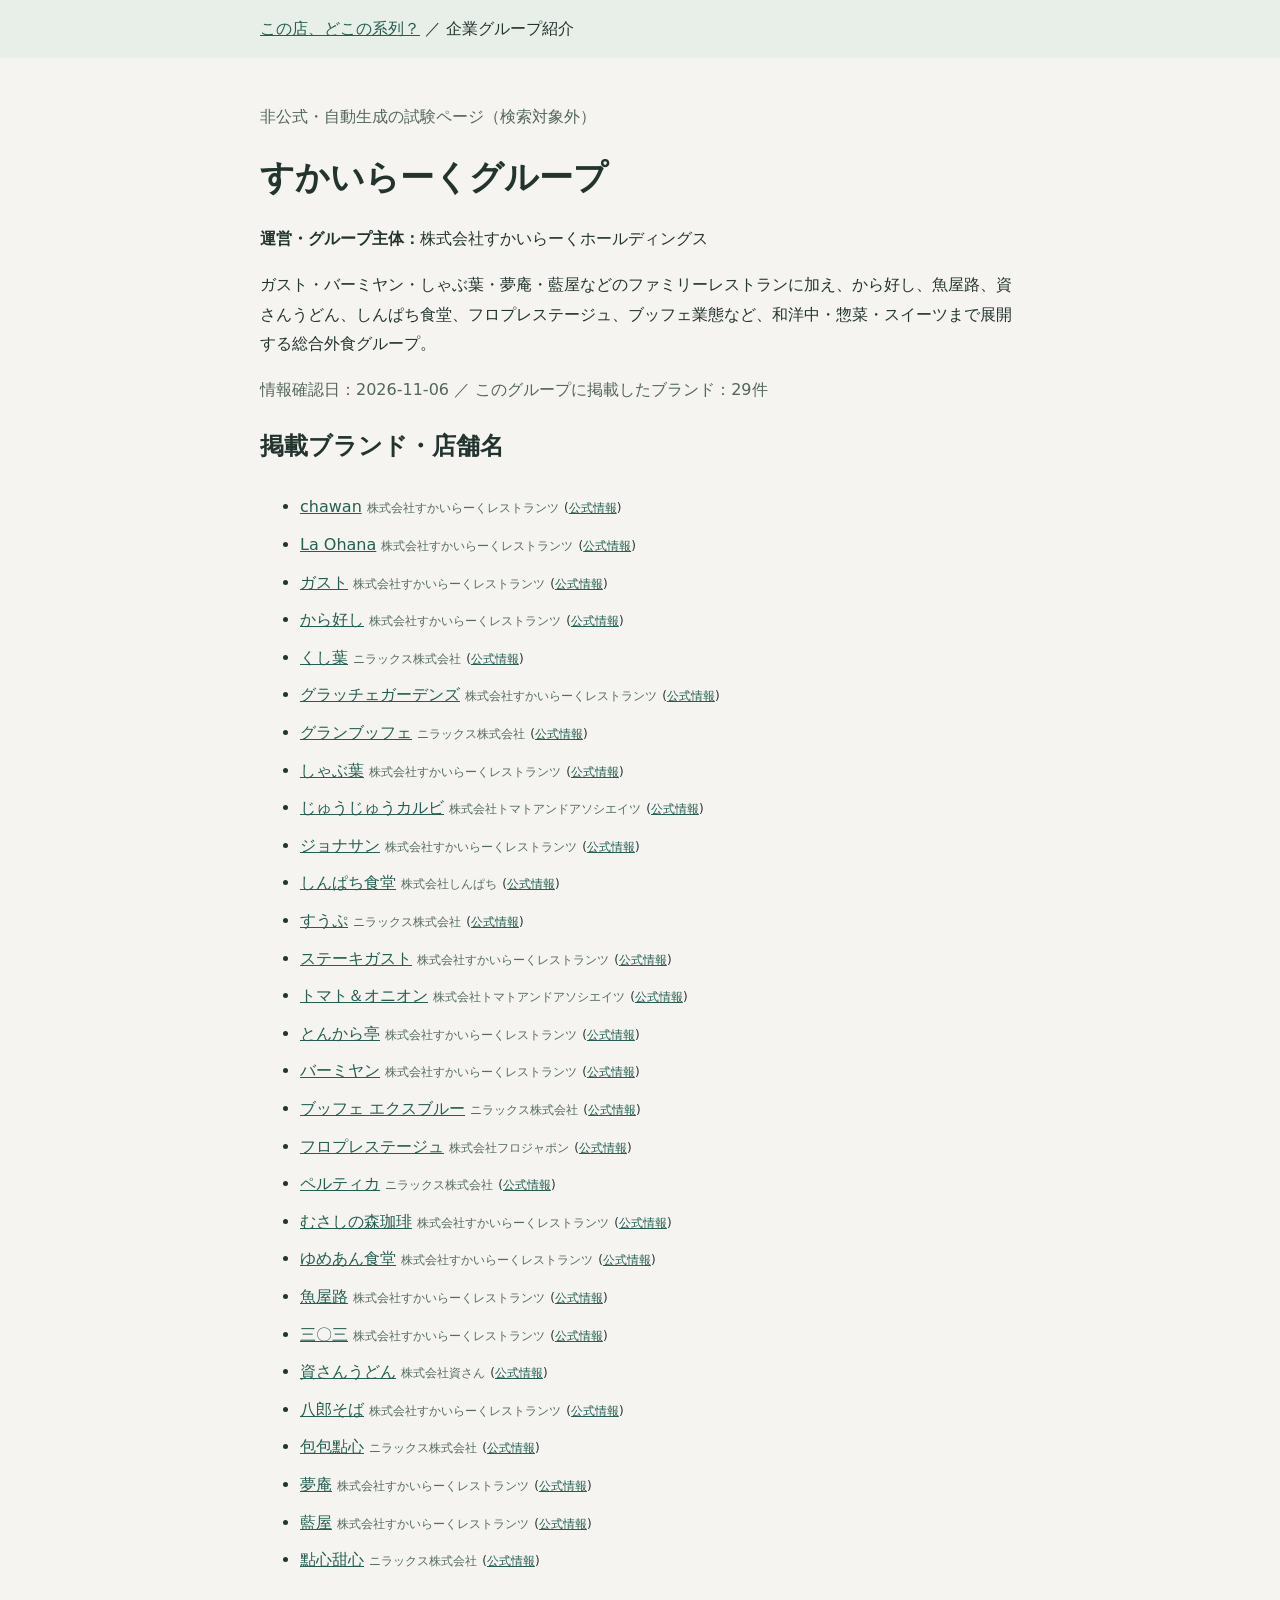
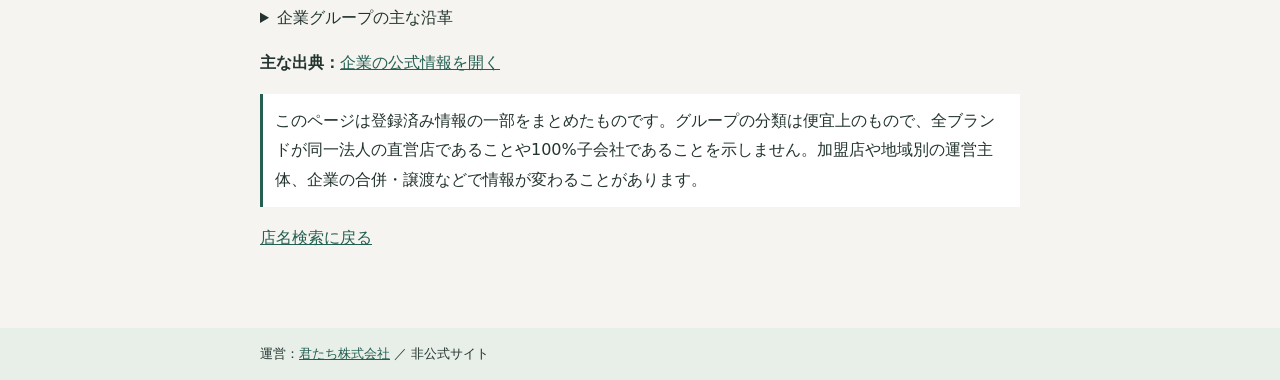
<file: qa/seo-poc/groups/skylark.html>
<!doctype html>
<html lang="ja">
<head>
  <meta charset="utf-8">
  <meta name="viewport" content="width=device-width,initial-scale=1">
  <meta name="robots" content="noindex,nofollow">
  <meta name="description" content="すかいらーくグループの運営企業と登録ブランド29件を公式情報から調査。ガスト・バーミヤン・しゃぶ葉・夢庵・藍屋などのファミリーレストランに加え、から好し、魚屋路、資さんうどん、しんぱち食堂、フロプレステージュ、ブッフェ業態など、和洋中・惣菜・スイーツまで展開する総合外食グループ。">
  <title>すかいらーくグループの系列店・運営企業｜この店、どこの系列？</title>
  <style>body{font-family:system-ui,"Hiragino Sans",Meiryo,sans-serif;margin:0;background:#f5f4f0;color:#23342f;line-height:1.85}main{max-width:760px;margin:auto;padding:28px 20px 60px}header,footer{padding:14px 20px;background:#e8eee8}header>div,footer>div{max-width:760px;margin:auto}a{color:#245f52}h1{line-height:1.4;font-size:clamp(25px,4vw,34px)}li{padding:4px 0}.sub{color:#53665c}.operator{font-size:12px;color:#566c60}small{font-size:12px}.notice{border-left:3px solid #245f52;padding:12px;background:white}details{margin-top:24px}footer{font-size:13px}a:focus-visible{outline:3px solid #245f52}</style>
</head>
<body>
<header><div><a href="/">この店、どこの系列？</a> ／ 企業グループ紹介</div></header>
<main>
  <p class="sub">非公式・自動生成の試験ページ（検索対象外）</p>
  <h1>すかいらーくグループ</h1>
  <p><strong>運営・グループ主体：</strong>株式会社すかいらーくホールディングス</p>
  <p>ガスト・バーミヤン・しゃぶ葉・夢庵・藍屋などのファミリーレストランに加え、から好し、魚屋路、資さんうどん、しんぱち食堂、フロプレステージュ、ブッフェ業態など、和洋中・惣菜・スイーツまで展開する総合外食グループ。</p>
  <p class="sub">情報確認日：2026-11-06 ／ このグループに掲載したブランド：29件</p>
  <h2>掲載ブランド・店舗名</h2>
  <ul>
      <li><a href="/?q=chawan">chawan</a> <span class="operator">株式会社すかいらーくレストランツ</span> <small>(<a href="https://corp.skylark.co.jp/brand/brand_list/" target="_blank" rel="noopener noreferrer">公式情報</a>)</small></li>
      <li><a href="/?q=La%20Ohana">La Ohana</a> <span class="operator">株式会社すかいらーくレストランツ</span> <small>(<a href="https://corp.skylark.co.jp/brand/brand_list/" target="_blank" rel="noopener noreferrer">公式情報</a>)</small></li>
      <li><a href="/?q=%E3%82%AC%E3%82%B9%E3%83%88">ガスト</a> <span class="operator">株式会社すかいらーくレストランツ</span> <small>(<a href="https://www.skylark.co.jp/brand/" target="_blank" rel="noopener noreferrer">公式情報</a>)</small></li>
      <li><a href="/?q=%E3%81%8B%E3%82%89%E5%A5%BD%E3%81%97">から好し</a> <span class="operator">株式会社すかいらーくレストランツ</span> <small>(<a href="https://corp.skylark.co.jp/brand/brand_list/" target="_blank" rel="noopener noreferrer">公式情報</a>)</small></li>
      <li><a href="/?q=%E3%81%8F%E3%81%97%E8%91%89">くし葉</a> <span class="operator">ニラックス株式会社</span> <small>(<a href="https://corp.skylark.co.jp/brand/brand_list/" target="_blank" rel="noopener noreferrer">公式情報</a>)</small></li>
      <li><a href="/?q=%E3%82%B0%E3%83%A9%E3%83%83%E3%83%81%E3%82%A7%E3%82%AC%E3%83%BC%E3%83%87%E3%83%B3%E3%82%BA">グラッチェガーデンズ</a> <span class="operator">株式会社すかいらーくレストランツ</span> <small>(<a href="https://corp.skylark.co.jp/brand/brand_list/" target="_blank" rel="noopener noreferrer">公式情報</a>)</small></li>
      <li><a href="/?q=%E3%82%B0%E3%83%A9%E3%83%B3%E3%83%96%E3%83%83%E3%83%95%E3%82%A7">グランブッフェ</a> <span class="operator">ニラックス株式会社</span> <small>(<a href="https://corp.skylark.co.jp/brand/brand_list/" target="_blank" rel="noopener noreferrer">公式情報</a>)</small></li>
      <li><a href="/?q=%E3%81%97%E3%82%83%E3%81%B6%E8%91%89">しゃぶ葉</a> <span class="operator">株式会社すかいらーくレストランツ</span> <small>(<a href="https://www.skylark.co.jp/brand/" target="_blank" rel="noopener noreferrer">公式情報</a>)</small></li>
      <li><a href="/?q=%E3%81%98%E3%82%85%E3%81%86%E3%81%98%E3%82%85%E3%81%86%E3%82%AB%E3%83%AB%E3%83%93">じゅうじゅうカルビ</a> <span class="operator">株式会社トマトアンドアソシエイツ</span> <small>(<a href="https://corp.skylark.co.jp/brand/brand_list/" target="_blank" rel="noopener noreferrer">公式情報</a>)</small></li>
      <li><a href="/?q=%E3%82%B8%E3%83%A7%E3%83%8A%E3%82%B5%E3%83%B3">ジョナサン</a> <span class="operator">株式会社すかいらーくレストランツ</span> <small>(<a href="https://www.skylark.co.jp/brand/" target="_blank" rel="noopener noreferrer">公式情報</a>)</small></li>
      <li><a href="/?q=%E3%81%97%E3%82%93%E3%81%B1%E3%81%A1%E9%A3%9F%E5%A0%82">しんぱち食堂</a> <span class="operator">株式会社しんぱち</span> <small>(<a href="https://corp.skylark.co.jp/brand/brand_list/" target="_blank" rel="noopener noreferrer">公式情報</a>)</small></li>
      <li><a href="/?q=%E3%81%99%E3%81%86%E3%81%B7">すうぷ</a> <span class="operator">ニラックス株式会社</span> <small>(<a href="https://corp.skylark.co.jp/brand/brand_list/" target="_blank" rel="noopener noreferrer">公式情報</a>)</small></li>
      <li><a href="/?q=%E3%82%B9%E3%83%86%E3%83%BC%E3%82%AD%E3%82%AC%E3%82%B9%E3%83%88">ステーキガスト</a> <span class="operator">株式会社すかいらーくレストランツ</span> <small>(<a href="https://www.skylark.co.jp/brand/" target="_blank" rel="noopener noreferrer">公式情報</a>)</small></li>
      <li><a href="/?q=%E3%83%88%E3%83%9E%E3%83%88%EF%BC%86%E3%82%AA%E3%83%8B%E3%82%AA%E3%83%B3">トマト＆オニオン</a> <span class="operator">株式会社トマトアンドアソシエイツ</span> <small>(<a href="https://corp.skylark.co.jp/brand/brand_list/" target="_blank" rel="noopener noreferrer">公式情報</a>)</small></li>
      <li><a href="/?q=%E3%81%A8%E3%82%93%E3%81%8B%E3%82%89%E4%BA%AD">とんから亭</a> <span class="operator">株式会社すかいらーくレストランツ</span> <small>(<a href="https://corp.skylark.co.jp/brand/brand_list/" target="_blank" rel="noopener noreferrer">公式情報</a>)</small></li>
      <li><a href="/?q=%E3%83%90%E3%83%BC%E3%83%9F%E3%83%A4%E3%83%B3">バーミヤン</a> <span class="operator">株式会社すかいらーくレストランツ</span> <small>(<a href="https://www.skylark.co.jp/brand/" target="_blank" rel="noopener noreferrer">公式情報</a>)</small></li>
      <li><a href="/?q=%E3%83%96%E3%83%83%E3%83%95%E3%82%A7%20%E3%82%A8%E3%82%AF%E3%82%B9%E3%83%96%E3%83%AB%E3%83%BC">ブッフェ エクスブルー</a> <span class="operator">ニラックス株式会社</span> <small>(<a href="https://corp.skylark.co.jp/brand/brand_list/" target="_blank" rel="noopener noreferrer">公式情報</a>)</small></li>
      <li><a href="/?q=%E3%83%95%E3%83%AD%E3%83%97%E3%83%AC%E3%82%B9%E3%83%86%E3%83%BC%E3%82%B8%E3%83%A5">フロプレステージュ</a> <span class="operator">株式会社フロジャポン</span> <small>(<a href="https://corp.skylark.co.jp/brand/brand_list/" target="_blank" rel="noopener noreferrer">公式情報</a>)</small></li>
      <li><a href="/?q=%E3%83%9A%E3%83%AB%E3%83%86%E3%82%A3%E3%82%AB">ペルティカ</a> <span class="operator">ニラックス株式会社</span> <small>(<a href="https://corp.skylark.co.jp/brand/brand_list/" target="_blank" rel="noopener noreferrer">公式情報</a>)</small></li>
      <li><a href="/?q=%E3%82%80%E3%81%95%E3%81%97%E3%81%AE%E6%A3%AE%E7%8F%88%E7%90%B2">むさしの森珈琲</a> <span class="operator">株式会社すかいらーくレストランツ</span> <small>(<a href="https://www.skylark.co.jp/brand/" target="_blank" rel="noopener noreferrer">公式情報</a>)</small></li>
      <li><a href="/?q=%E3%82%86%E3%82%81%E3%81%82%E3%82%93%E9%A3%9F%E5%A0%82">ゆめあん食堂</a> <span class="operator">株式会社すかいらーくレストランツ</span> <small>(<a href="https://corp.skylark.co.jp/brand/brand_list/" target="_blank" rel="noopener noreferrer">公式情報</a>)</small></li>
      <li><a href="/?q=%E9%AD%9A%E5%B1%8B%E8%B7%AF">魚屋路</a> <span class="operator">株式会社すかいらーくレストランツ</span> <small>(<a href="https://corp.skylark.co.jp/brand/brand_list/" target="_blank" rel="noopener noreferrer">公式情報</a>)</small></li>
      <li><a href="/?q=%E4%B8%89%E3%80%87%E4%B8%89">三〇三</a> <span class="operator">株式会社すかいらーくレストランツ</span> <small>(<a href="https://corp.skylark.co.jp/brand/brand_list/" target="_blank" rel="noopener noreferrer">公式情報</a>)</small></li>
      <li><a href="/?q=%E8%B3%87%E3%81%95%E3%82%93%E3%81%86%E3%81%A9%E3%82%93">資さんうどん</a> <span class="operator">株式会社資さん</span> <small>(<a href="https://corp.skylark.co.jp/brand/brand_list/" target="_blank" rel="noopener noreferrer">公式情報</a>)</small></li>
      <li><a href="/?q=%E5%85%AB%E9%83%8E%E3%81%9D%E3%81%B0">八郎そば</a> <span class="operator">株式会社すかいらーくレストランツ</span> <small>(<a href="https://corp.skylark.co.jp/brand/brand_list/" target="_blank" rel="noopener noreferrer">公式情報</a>)</small></li>
      <li><a href="/?q=%E5%8C%85%E5%8C%85%E9%BB%9E%E5%BF%83">包包點心</a> <span class="operator">ニラックス株式会社</span> <small>(<a href="https://corp.skylark.co.jp/brand/brand_list/" target="_blank" rel="noopener noreferrer">公式情報</a>)</small></li>
      <li><a href="/?q=%E5%A4%A2%E5%BA%B5">夢庵</a> <span class="operator">株式会社すかいらーくレストランツ</span> <small>(<a href="https://www.skylark.co.jp/brand/" target="_blank" rel="noopener noreferrer">公式情報</a>)</small></li>
      <li><a href="/?q=%E8%97%8D%E5%B1%8B">藍屋</a> <span class="operator">株式会社すかいらーくレストランツ</span> <small>(<a href="https://corp.skylark.co.jp/brand/brand_list/" target="_blank" rel="noopener noreferrer">公式情報</a>)</small></li>
      <li><a href="/?q=%E9%BB%9E%E5%BF%83%E7%94%9C%E5%BF%83">點心甜心</a> <span class="operator">ニラックス株式会社</span> <small>(<a href="https://corp.skylark.co.jp/brand/brand_list/" target="_blank" rel="noopener noreferrer">公式情報</a>)</small></li>
  </ul>
  <details><summary>企業グループの主な沿革</summary><ul><li>1970年 — すかいらーく1号店を開店。</li><li>1983年 — 和食レストラン『藍屋』が誕生。名前は『青は藍より出でて藍よりも青し』に由来し、師であるすかいらーくを超える店にとの願い。</li></ul></details>
  <p><strong>主な出典：</strong><a href="https://corp.skylark.co.jp/brand/groupbrand/" target="_blank" rel="noopener noreferrer">企業の公式情報を開く</a></p>
  <p class="notice">このページは登録済み情報の一部をまとめたものです。グループの分類は便宜上のもので、全ブランドが同一法人の直営店であることや100%子会社であることを示しません。加盟店や地域別の運営主体、企業の合併・譲渡などで情報が変わることがあります。</p>
  <p><a href="/">店名検索に戻る</a></p>
</main>
<footer><div>運営：<a href="https://company.hampemtarutaru.com/">君たち株式会社</a> ／ 非公式サイト</div></footer>
</body>
</html>
</file>
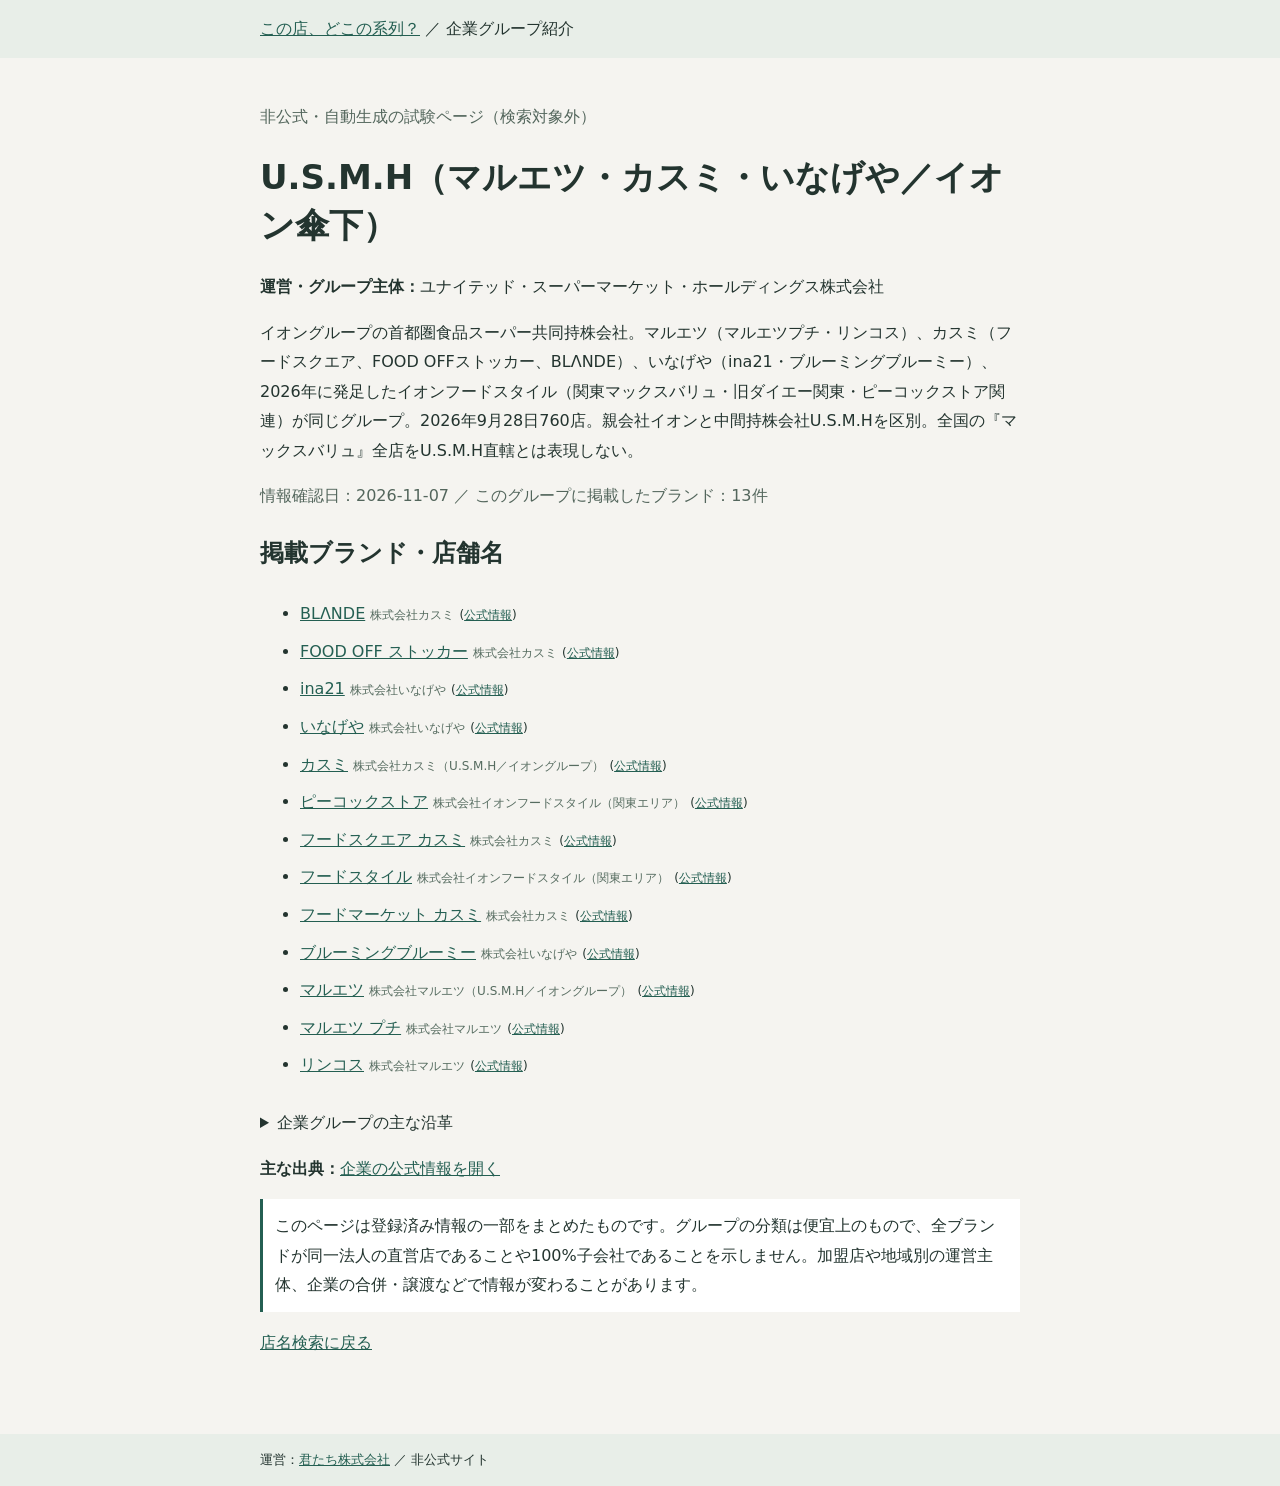
<file: qa/seo-poc/groups/usmh.html>
<!doctype html>
<html lang="ja">
<head>
  <meta charset="utf-8">
  <meta name="viewport" content="width=device-width,initial-scale=1">
  <meta name="robots" content="noindex,nofollow">
  <meta name="description" content="U.S.M.H（マルエツ・カスミ・いなげや／イオン傘下）の運営企業と登録ブランド13件を公式情報から調査。イオングループの首都圏食品スーパー共同持株会社。マルエツ（マルエツプチ・リンコス）、カスミ（フードスクエア、FOOD OFFストッカー、BLΛNDE）、いなげや（ina21・ブルーミングブルーミ">
  <title>U.S.M.H（マルエツ・カスミ・いなげや／イオン傘下）の系列店・運営企業｜この店、どこの系列？</title>
  <style>body{font-family:system-ui,"Hiragino Sans",Meiryo,sans-serif;margin:0;background:#f5f4f0;color:#23342f;line-height:1.85}main{max-width:760px;margin:auto;padding:28px 20px 60px}header,footer{padding:14px 20px;background:#e8eee8}header>div,footer>div{max-width:760px;margin:auto}a{color:#245f52}h1{line-height:1.4;font-size:clamp(25px,4vw,34px)}li{padding:4px 0}.sub{color:#53665c}.operator{font-size:12px;color:#566c60}small{font-size:12px}.notice{border-left:3px solid #245f52;padding:12px;background:white}details{margin-top:24px}footer{font-size:13px}a:focus-visible{outline:3px solid #245f52}</style>
</head>
<body>
<header><div><a href="/">この店、どこの系列？</a> ／ 企業グループ紹介</div></header>
<main>
  <p class="sub">非公式・自動生成の試験ページ（検索対象外）</p>
  <h1>U.S.M.H（マルエツ・カスミ・いなげや／イオン傘下）</h1>
  <p><strong>運営・グループ主体：</strong>ユナイテッド・スーパーマーケット・ホールディングス株式会社</p>
  <p>イオングループの首都圏食品スーパー共同持株会社。マルエツ（マルエツプチ・リンコス）、カスミ（フードスクエア、FOOD OFFストッカー、BLΛNDE）、いなげや（ina21・ブルーミングブルーミー）、2026年に発足したイオンフードスタイル（関東マックスバリュ・旧ダイエー関東・ピーコックストア関連）が同じグループ。2026年9月28日760店。親会社イオンと中間持株会社U.S.M.Hを区別。全国の『マックスバリュ』全店をU.S.M.H直轄とは表現しない。</p>
  <p class="sub">情報確認日：2026-11-07 ／ このグループに掲載したブランド：13件</p>
  <h2>掲載ブランド・店舗名</h2>
  <ul>
      <li><a href="/?q=BL%CE%9BNDE">BLΛNDE</a> <span class="operator">株式会社カスミ</span> <small>(<a href="https://www.usmh.co.jp/about" target="_blank" rel="noopener noreferrer">公式情報</a>)</small></li>
      <li><a href="/?q=FOOD%20OFF%20%E3%82%B9%E3%83%88%E3%83%83%E3%82%AB%E3%83%BC">FOOD OFF ストッカー</a> <span class="operator">株式会社カスミ</span> <small>(<a href="https://www.usmh.co.jp/about" target="_blank" rel="noopener noreferrer">公式情報</a>)</small></li>
      <li><a href="/?q=ina21">ina21</a> <span class="operator">株式会社いなげや</span> <small>(<a href="https://www.usmh.co.jp/about" target="_blank" rel="noopener noreferrer">公式情報</a>)</small></li>
      <li><a href="/?q=%E3%81%84%E3%81%AA%E3%81%92%E3%82%84">いなげや</a> <span class="operator">株式会社いなげや</span> <small>(<a href="https://www.usmh.co.jp/about" target="_blank" rel="noopener noreferrer">公式情報</a>)</small></li>
      <li><a href="/?q=%E3%82%AB%E3%82%B9%E3%83%9F">カスミ</a> <span class="operator">株式会社カスミ（U.S.M.H／イオングループ）</span> <small>(<a href="https://www.usmh.co.jp/about" target="_blank" rel="noopener noreferrer">公式情報</a>)</small></li>
      <li><a href="/?q=%E3%83%94%E3%83%BC%E3%82%B3%E3%83%83%E3%82%AF%E3%82%B9%E3%83%88%E3%82%A2">ピーコックストア</a> <span class="operator">株式会社イオンフードスタイル（関東エリア）</span> <small>(<a href="https://www.usmh.co.jp/about" target="_blank" rel="noopener noreferrer">公式情報</a>)</small></li>
      <li><a href="/?q=%E3%83%95%E3%83%BC%E3%83%89%E3%82%B9%E3%82%AF%E3%82%A8%E3%82%A2%20%E3%82%AB%E3%82%B9%E3%83%9F">フードスクエア カスミ</a> <span class="operator">株式会社カスミ</span> <small>(<a href="https://www.usmh.co.jp/about" target="_blank" rel="noopener noreferrer">公式情報</a>)</small></li>
      <li><a href="/?q=%E3%83%95%E3%83%BC%E3%83%89%E3%82%B9%E3%82%BF%E3%82%A4%E3%83%AB">フードスタイル</a> <span class="operator">株式会社イオンフードスタイル（関東エリア）</span> <small>(<a href="https://www.usmh.co.jp/about" target="_blank" rel="noopener noreferrer">公式情報</a>)</small></li>
      <li><a href="/?q=%E3%83%95%E3%83%BC%E3%83%89%E3%83%9E%E3%83%BC%E3%82%B1%E3%83%83%E3%83%88%20%E3%82%AB%E3%82%B9%E3%83%9F">フードマーケット カスミ</a> <span class="operator">株式会社カスミ</span> <small>(<a href="https://www.usmh.co.jp/about" target="_blank" rel="noopener noreferrer">公式情報</a>)</small></li>
      <li><a href="/?q=%E3%83%96%E3%83%AB%E3%83%BC%E3%83%9F%E3%83%B3%E3%82%B0%E3%83%96%E3%83%AB%E3%83%BC%E3%83%9F%E3%83%BC">ブルーミングブルーミー</a> <span class="operator">株式会社いなげや</span> <small>(<a href="https://www.usmh.co.jp/about" target="_blank" rel="noopener noreferrer">公式情報</a>)</small></li>
      <li><a href="/?q=%E3%83%9E%E3%83%AB%E3%82%A8%E3%83%84">マルエツ</a> <span class="operator">株式会社マルエツ（U.S.M.H／イオングループ）</span> <small>(<a href="https://www.usmh.co.jp/about" target="_blank" rel="noopener noreferrer">公式情報</a>)</small></li>
      <li><a href="/?q=%E3%83%9E%E3%83%AB%E3%82%A8%E3%83%84%20%E3%83%97%E3%83%81">マルエツ プチ</a> <span class="operator">株式会社マルエツ</span> <small>(<a href="https://www.usmh.co.jp/about" target="_blank" rel="noopener noreferrer">公式情報</a>)</small></li>
      <li><a href="/?q=%E3%83%AA%E3%83%B3%E3%82%B3%E3%82%B9">リンコス</a> <span class="operator">株式会社マルエツ</span> <small>(<a href="https://www.usmh.co.jp/about" target="_blank" rel="noopener noreferrer">公式情報</a>)</small></li>
  </ul>
  <details><summary>企業グループの主な沿革</summary><ul><li>2015年 — 3月、マルエツ・カスミ・マックスバリュ関東の共同持株会社として発足。</li><li>2024年 — 11月、いなげやをグループへ統合。</li><li>2026年 — 3月、関東のマックスバリュ・旧ダイエー関東事業・イオンマーケットを統合しイオンフードスタイルを設立。</li><li>2026年 — 9月28日、4事業会社合計760店。</li></ul></details>
  <p><strong>主な出典：</strong><a href="https://www.usmh.co.jp/about" target="_blank" rel="noopener noreferrer">企業の公式情報を開く</a></p>
  <p class="notice">このページは登録済み情報の一部をまとめたものです。グループの分類は便宜上のもので、全ブランドが同一法人の直営店であることや100%子会社であることを示しません。加盟店や地域別の運営主体、企業の合併・譲渡などで情報が変わることがあります。</p>
  <p><a href="/">店名検索に戻る</a></p>
</main>
<footer><div>運営：<a href="https://company.hampemtarutaru.com/">君たち株式会社</a> ／ 非公式サイト</div></footer>
</body>
</html>
</file>
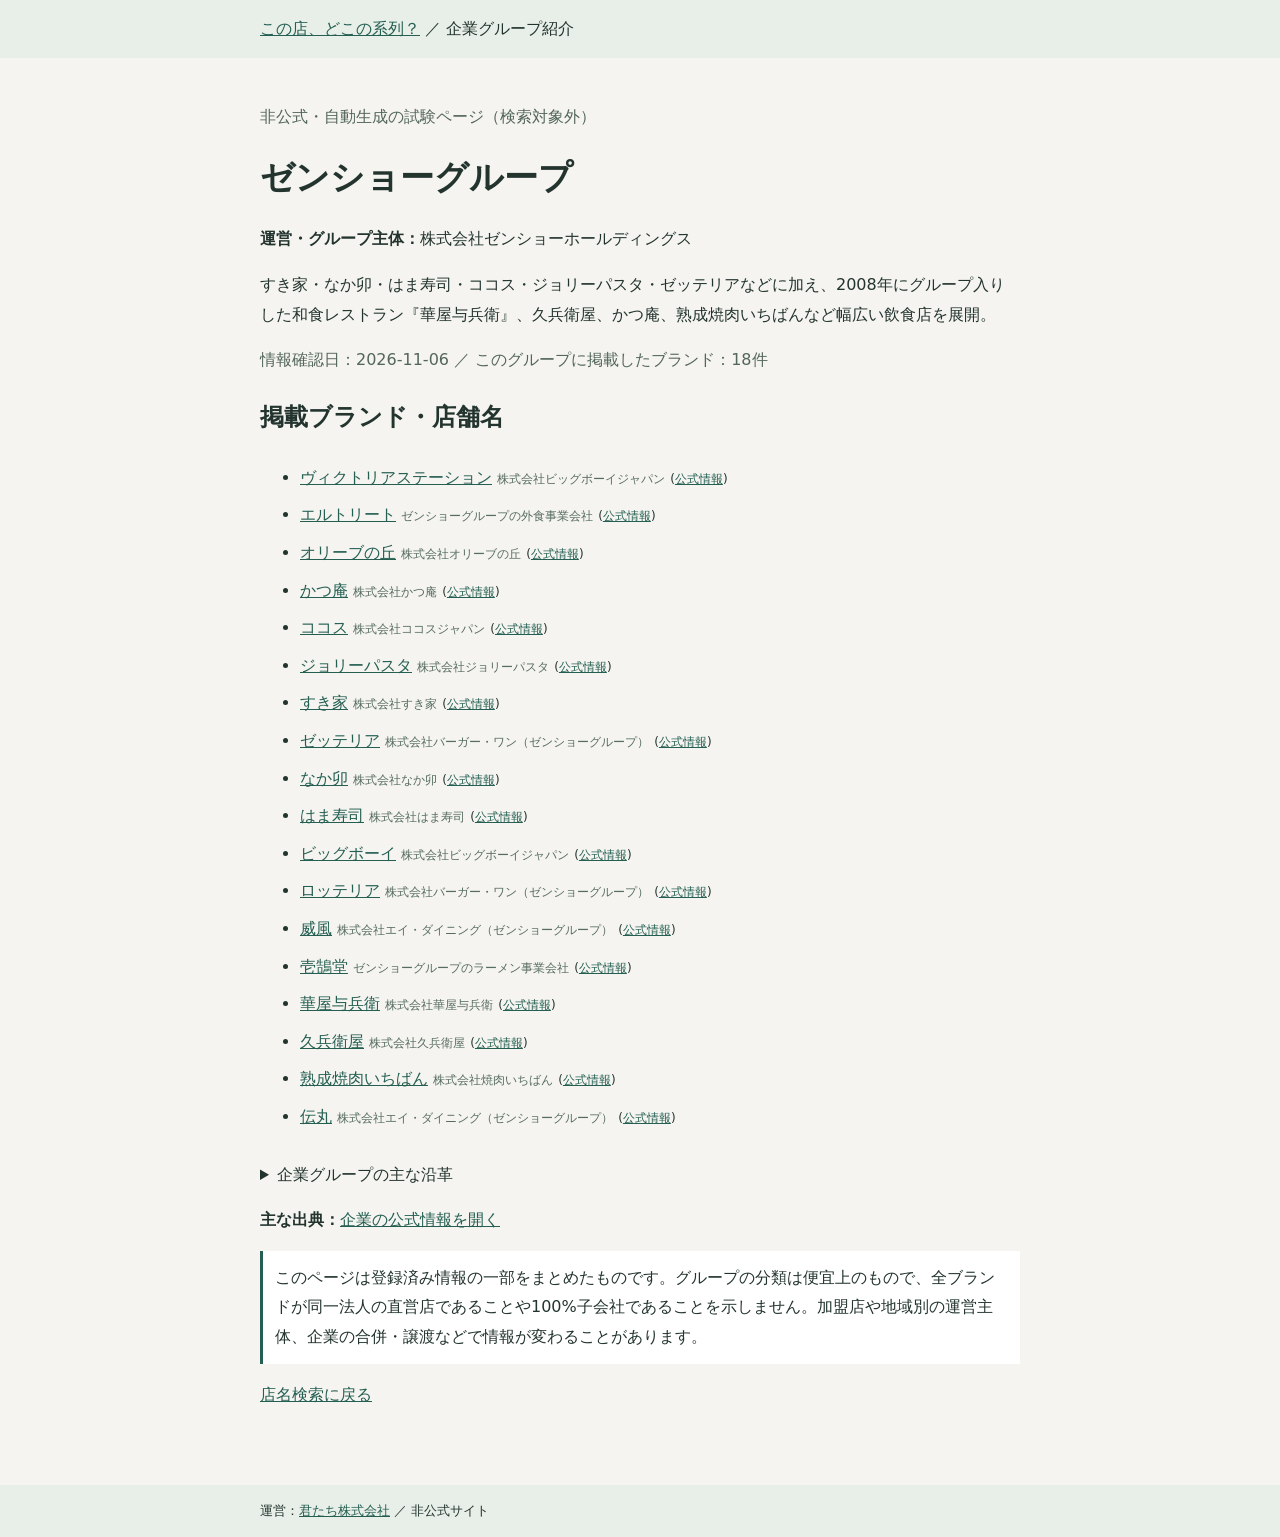
<file: qa/seo-poc/groups/zensho.html>
<!doctype html>
<html lang="ja">
<head>
  <meta charset="utf-8">
  <meta name="viewport" content="width=device-width,initial-scale=1">
  <meta name="robots" content="noindex,nofollow">
  <meta name="description" content="ゼンショーグループの運営企業と登録ブランド18件を公式情報から調査。すき家・なか卯・はま寿司・ココス・ジョリーパスタ・ゼッテリアなどに加え、2008年にグループ入りした和食レストラン『華屋与兵衛』、久兵衛屋、かつ庵、熟成焼肉いちばんなど幅広い飲食店を展開。">
  <title>ゼンショーグループの系列店・運営企業｜この店、どこの系列？</title>
  <style>body{font-family:system-ui,"Hiragino Sans",Meiryo,sans-serif;margin:0;background:#f5f4f0;color:#23342f;line-height:1.85}main{max-width:760px;margin:auto;padding:28px 20px 60px}header,footer{padding:14px 20px;background:#e8eee8}header>div,footer>div{max-width:760px;margin:auto}a{color:#245f52}h1{line-height:1.4;font-size:clamp(25px,4vw,34px)}li{padding:4px 0}.sub{color:#53665c}.operator{font-size:12px;color:#566c60}small{font-size:12px}.notice{border-left:3px solid #245f52;padding:12px;background:white}details{margin-top:24px}footer{font-size:13px}a:focus-visible{outline:3px solid #245f52}</style>
</head>
<body>
<header><div><a href="/">この店、どこの系列？</a> ／ 企業グループ紹介</div></header>
<main>
  <p class="sub">非公式・自動生成の試験ページ（検索対象外）</p>
  <h1>ゼンショーグループ</h1>
  <p><strong>運営・グループ主体：</strong>株式会社ゼンショーホールディングス</p>
  <p>すき家・なか卯・はま寿司・ココス・ジョリーパスタ・ゼッテリアなどに加え、2008年にグループ入りした和食レストラン『華屋与兵衛』、久兵衛屋、かつ庵、熟成焼肉いちばんなど幅広い飲食店を展開。</p>
  <p class="sub">情報確認日：2026-11-06 ／ このグループに掲載したブランド：18件</p>
  <h2>掲載ブランド・店舗名</h2>
  <ul>
      <li><a href="/?q=%E3%83%B4%E3%82%A3%E3%82%AF%E3%83%88%E3%83%AA%E3%82%A2%E3%82%B9%E3%83%86%E3%83%BC%E3%82%B7%E3%83%A7%E3%83%B3">ヴィクトリアステーション</a> <span class="operator">株式会社ビッグボーイジャパン</span> <small>(<a href="https://www.zensho.co.jp/jp/brands/" target="_blank" rel="noopener noreferrer">公式情報</a>)</small></li>
      <li><a href="/?q=%E3%82%A8%E3%83%AB%E3%83%88%E3%83%AA%E3%83%BC%E3%83%88">エルトリート</a> <span class="operator">ゼンショーグループの外食事業会社</span> <small>(<a href="https://www.zensho.co.jp/jp/brands/" target="_blank" rel="noopener noreferrer">公式情報</a>)</small></li>
      <li><a href="/?q=%E3%82%AA%E3%83%AA%E3%83%BC%E3%83%96%E3%81%AE%E4%B8%98">オリーブの丘</a> <span class="operator">株式会社オリーブの丘</span> <small>(<a href="https://www.zensho.co.jp/jp/company/outline/" target="_blank" rel="noopener noreferrer">公式情報</a>)</small></li>
      <li><a href="/?q=%E3%81%8B%E3%81%A4%E5%BA%B5">かつ庵</a> <span class="operator">株式会社かつ庵</span> <small>(<a href="https://www.zensho.co.jp/jp/brands/" target="_blank" rel="noopener noreferrer">公式情報</a>)</small></li>
      <li><a href="/?q=%E3%82%B3%E3%82%B3%E3%82%B9">ココス</a> <span class="operator">株式会社ココスジャパン</span> <small>(<a href="https://www.zensho.co.jp/jp/company/outline/" target="_blank" rel="noopener noreferrer">公式情報</a>)</small></li>
      <li><a href="/?q=%E3%82%B8%E3%83%A7%E3%83%AA%E3%83%BC%E3%83%91%E3%82%B9%E3%82%BF">ジョリーパスタ</a> <span class="operator">株式会社ジョリーパスタ</span> <small>(<a href="https://www.zensho.co.jp/jp/company/outline/" target="_blank" rel="noopener noreferrer">公式情報</a>)</small></li>
      <li><a href="/?q=%E3%81%99%E3%81%8D%E5%AE%B6">すき家</a> <span class="operator">株式会社すき家</span> <small>(<a href="https://www.zensho.co.jp/jp/company/outline/" target="_blank" rel="noopener noreferrer">公式情報</a>)</small></li>
      <li><a href="/?q=%E3%82%BC%E3%83%83%E3%83%86%E3%83%AA%E3%82%A2">ゼッテリア</a> <span class="operator">株式会社バーガー・ワン（ゼンショーグループ）</span> <small>(<a href="https://www.zensho.co.jp/jp/company/news/2026/post_6841.html" target="_blank" rel="noopener noreferrer">公式情報</a>)</small></li>
      <li><a href="/?q=%E3%81%AA%E3%81%8B%E5%8D%AF">なか卯</a> <span class="operator">株式会社なか卯</span> <small>(<a href="https://www.zensho.co.jp/jp/company/outline/" target="_blank" rel="noopener noreferrer">公式情報</a>)</small></li>
      <li><a href="/?q=%E3%81%AF%E3%81%BE%E5%AF%BF%E5%8F%B8">はま寿司</a> <span class="operator">株式会社はま寿司</span> <small>(<a href="https://www.zensho.co.jp/jp/company/outline/" target="_blank" rel="noopener noreferrer">公式情報</a>)</small></li>
      <li><a href="/?q=%E3%83%93%E3%83%83%E3%82%B0%E3%83%9C%E3%83%BC%E3%82%A4">ビッグボーイ</a> <span class="operator">株式会社ビッグボーイジャパン</span> <small>(<a href="https://www.zensho.co.jp/jp/company/outline/" target="_blank" rel="noopener noreferrer">公式情報</a>)</small></li>
      <li><a href="/?q=%E3%83%AD%E3%83%83%E3%83%86%E3%83%AA%E3%82%A2">ロッテリア</a> <span class="operator">株式会社バーガー・ワン（ゼンショーグループ）</span> <small>(<a href="https://www.zensho.co.jp/jp/company/news/2026/post_6841.html" target="_blank" rel="noopener noreferrer">公式情報</a>)</small></li>
      <li><a href="/?q=%E5%A8%81%E9%A2%A8">威風</a> <span class="operator">株式会社エイ・ダイニング（ゼンショーグループ）</span> <small>(<a href="https://www.zensho.co.jp/jp/brands/" target="_blank" rel="noopener noreferrer">公式情報</a>)</small></li>
      <li><a href="/?q=%E5%A3%B1%E9%B5%A0%E5%A0%82">壱鵠堂</a> <span class="operator">ゼンショーグループのラーメン事業会社</span> <small>(<a href="https://maps.zensho.co.jp/jp/index_map.html" target="_blank" rel="noopener noreferrer">公式情報</a>)</small></li>
      <li><a href="/?q=%E8%8F%AF%E5%B1%8B%E4%B8%8E%E5%85%B5%E8%A1%9B">華屋与兵衛</a> <span class="operator">株式会社華屋与兵衛</span> <small>(<a href="https://www.hanayayohei.co.jp/company/" target="_blank" rel="noopener noreferrer">公式情報</a>)</small></li>
      <li><a href="/?q=%E4%B9%85%E5%85%B5%E8%A1%9B%E5%B1%8B">久兵衛屋</a> <span class="operator">株式会社久兵衛屋</span> <small>(<a href="https://www.zensho.co.jp/jp/brands/" target="_blank" rel="noopener noreferrer">公式情報</a>)</small></li>
      <li><a href="/?q=%E7%86%9F%E6%88%90%E7%84%BC%E8%82%89%E3%81%84%E3%81%A1%E3%81%B0%E3%82%93">熟成焼肉いちばん</a> <span class="operator">株式会社焼肉いちばん</span> <small>(<a href="https://www.zensho.co.jp/jp/brands/" target="_blank" rel="noopener noreferrer">公式情報</a>)</small></li>
      <li><a href="/?q=%E4%BC%9D%E4%B8%B8">伝丸</a> <span class="operator">株式会社エイ・ダイニング（ゼンショーグループ）</span> <small>(<a href="https://www.zensho.co.jp/jp/brands/" target="_blank" rel="noopener noreferrer">公式情報</a>)</small></li>
  </ul>
  <details><summary>企業グループの主な沿革</summary><ul><li>1982年 — ゼンショー設立。</li><li>2008年 — 10月、株式会社華屋与兵衛がゼンショーグループ入り。</li></ul></details>
  <p><strong>主な出典：</strong><a href="https://www.zensho.co.jp/jp/brands/organization/" target="_blank" rel="noopener noreferrer">企業の公式情報を開く</a></p>
  <p class="notice">このページは登録済み情報の一部をまとめたものです。グループの分類は便宜上のもので、全ブランドが同一法人の直営店であることや100%子会社であることを示しません。加盟店や地域別の運営主体、企業の合併・譲渡などで情報が変わることがあります。</p>
  <p><a href="/">店名検索に戻る</a></p>
</main>
<footer><div>運営：<a href="https://company.hampemtarutaru.com/">君たち株式会社</a> ／ 非公式サイト</div></footer>
</body>
</html>
</file>
<file: public/styles.css>
:root{--ink:#23342f;--muted:#68746e;--line:#e3e5df;--paper:#f5f4f0;--white:#fff;--green:#255e52;--soft:#ecf1eb;--shadow:0 14px 36px rgba(31,50,40,.06)}
*{box-sizing:border-box}html{scroll-behavior:smooth}body{margin:0;font-family:-apple-system,BlinkMacSystemFont,"Hiragino Kaku Gothic ProN","Hiragino Sans",Meiryo,sans-serif;background:var(--paper);color:var(--ink);line-height:1.75}button,input{font:inherit}button{cursor:pointer}a{color:inherit}a:focus-visible,button:focus-visible,input:focus-visible{outline:3px solid #4b9f84;outline-offset:3px}.sr-only{position:absolute;width:1px;height:1px;overflow:hidden;clip:rect(0,0,0,0);white-space:nowrap}.shell{min-height:100vh}.header{border-bottom:1px solid #e2e6df;background:#fbfbf8}.header-inner{max-width:1000px;padding:15px 24px;margin:auto;display:flex;align-items:center;justify-content:space-between;gap:12px}.brand{font-weight:800;text-decoration:none;display:flex;align-items:center;gap:10px;letter-spacing:-.03em}.brand-mark{background:#d3e1d6;display:grid;place-items:center;border-radius:10px;width:34px;height:34px;color:#20594b;font-size:24px}.prototype{font-size:10px;letter-spacing:.16em;border:1px solid #ced8d0;padding:3px 7px;border-radius:6px;color:#60746b}.hero{padding:62px 24px 50px;text-align:center;background:radial-gradient(ellipse at 50% 0%,#e6eee7,transparent 75%)}.eyebrow{text-transform:uppercase;letter-spacing:.19em;color:#5d806f;font-size:12px;font-weight:800;margin:0 0 16px}.hero h1{font-size:clamp(38px,7vw,69px);letter-spacing:-.08em;line-height:1.32;margin:0;font-weight:850}.hero em{font-style:normal;color:var(--green)}.lead{color:#586861;font-size:15px;margin:22px 0 29px}.search-box{max-width:620px;margin:0 auto;display:flex;align-items:center;background:#fff;border:2px solid #cbd9d0;box-shadow:0 12px 30px #1b5f3820;border-radius:18px;padding:7px 13px;gap:9px}.search-box:focus-within{border-color:#4e9276}.search-icon{font-size:29px;line-height:1;color:#62816f;transform:rotate(-15deg)}#search{border:0;outline:0!important;background:transparent;min-width:0;flex:1;height:44px;color:var(--ink);font-size:17px}#search::placeholder{color:#89968c}.clear{width:33px;height:33px;border:0;background:#edf1eb;color:#4a6056;border-radius:50%;font-size:19px}.hint{color:#819087;font-size:12px;margin:14px 0 0}.content{max-width:1000px;margin:auto;padding:17px 24px 72px}.section-title{display:flex;align-items:baseline;gap:14px;flex-wrap:wrap}.section-title h2{font-size:22px;letter-spacing:-.05em;margin:13px 0 14px}.count{font-size:12px;color:#7b8880}.filters{display:flex;flex-wrap:wrap;gap:8px;margin-bottom:21px}.filter{border:1px solid #d6ded5;background:transparent;color:#586a60;border-radius:30px;padding:7px 15px;font-size:13px}.filter.active{background:#2d6656;color:#fff;border-color:#2d6656}.groups{display:grid;grid-template-columns:repeat(2,minmax(0,1fr));gap:18px}.group-card,.result-card{background:#fff;border-radius:19px;border:1px solid #e2e6df;box-shadow:var(--shadow);padding:21px 22px}.group-heading{display:flex;gap:12px;align-items:flex-start}.group-dot{height:13px;width:13px;border-radius:5px;flex:0 0 13px;margin-top:7px}.group-heading h3{margin:0;font-size:20px;letter-spacing:-.04em;line-height:1.5}.group-company{font-size:12px;color:var(--muted);margin:4px 0 13px}.group-summary{color:#67776e;font-size:13px;margin:0 0 14px}.brand-list{display:flex;flex-wrap:wrap;gap:7px}.brand-pill{border:1px solid #dce5dc;background:#f5f8f3;color:#284f40;border-radius:8px;padding:7px 10px;font-size:13px}.brand-pill:hover{background:#e3eee2}.group-bottom{border-top:1px solid #edf0ea;padding-top:13px;margin-top:17px;display:flex;justify-content:space-between;align-items:center;gap:10px}.source{font-size:12px;color:#447765;text-decoration-thickness:1px;text-underline-offset:3px}.group-date{font-size:11px;color:#8a958b}.history{margin-top:13px;background:#f8faf7;padding:10px 13px;border-radius:10px}.history summary{font-size:13px;font-weight:700;cursor:pointer}.history ul{padding:0 0 0 19px;margin:9px 0 0;font-size:12px;color:#647167}.history li+li{margin-top:5px}.results{display:none;margin-bottom:21px}.results.show{display:block}.results-grid{display:grid;grid-template-columns:repeat(2,minmax(0,1fr));gap:15px}.result-card{position:relative;overflow:hidden}.result-label{font-size:11px;color:#7c8b80;letter-spacing:.05em;margin-bottom:4px}.result-card h3{font-size:23px;margin:0 0 13px;letter-spacing:-.05em}.result-group{font-size:21px;font-weight:850;line-height:1.4;color:#245e4e}.result-operator{font-size:12px;margin:11px 0;color:#67736c}.detail-row{margin:15px 0;display:flex;gap:7px;align-items:center;flex-wrap:wrap}.mini-tag{border-radius:6px;background:#eef3ec;color:#4b6a57;padding:2px 8px;font-size:11px}.result-actions{display:flex;justify-content:space-between;align-items:center;flex-wrap:wrap;gap:10px}.share{border:1px solid #dce3d9;border-radius:8px;padding:5px 10px;font-size:12px;background:#fff;color:#436958}.empty{background:#fff;padding:33px 24px;border:1px dashed #bccdc0;border-radius:17px;text-align:center;font-size:14px;color:#64766c}.about{background:#e8eee8;padding:45px 24px}.about-inner{max-width:730px;margin:auto}.about h2{margin:0 0 16px;font-size:23px;letter-spacing:-.06em}.about p:not(.eyebrow){color:#536a5d;font-size:13px}.fineprint{opacity:.75}.footer{padding:27px 24px;max-width:1000px;margin:auto;display:flex;justify-content:space-between;gap:12px;flex-wrap:wrap;color:#87918a;font-size:11px}
.back-to-top{position:fixed;z-index:20;right:calc(16px + env(safe-area-inset-right,0px));bottom:calc(18px + env(safe-area-inset-bottom,0px));display:flex;align-items:center;justify-content:center;gap:8px;min-height:48px;padding:10px 16px;border:1px solid #21564b;border-radius:999px;background:var(--green);color:var(--white);font-size:14px;font-weight:750;line-height:1.2;box-shadow:0 9px 25px rgba(22,52,42,.24);transition:background .15s,transform .15s}
.back-to-top:hover{background:#17473e;transform:translateY(-2px)}
.back-to-top[hidden]{display:none}
@media(max-width:650px){.back-to-top{right:calc(12px + env(safe-area-inset-right,0px));bottom:calc(12px + env(safe-area-inset-bottom,0px));font-size:13px;padding:10px 14px}}
@media(max-width:650px){.header-inner{padding:12px 16px}.brand{font-size:14px}.hero{padding:49px 18px 40px}.hero h1{font-size:44px}.lead{font-size:13px}.content{padding:11px 15px 50px}.groups,.results-grid{grid-template-columns:1fr}.group-card,.result-card{padding:19px}.section-title h2{font-size:20px}.group-heading h3{font-size:19px}#search{font-size:16px}.filter{font-size:12px;padding:6px 13px}}
@media(prefers-reduced-motion:reduce){html{scroll-behavior:auto}}

#search::-webkit-search-cancel-button{-webkit-appearance:none;appearance:none;display:none}

/* Standalone site information pages; no changes to search components. */
.footer-links{display:flex;flex-wrap:wrap;gap:12px}
.footer-links a{color:#526b60;text-underline-offset:3px}
.info-page{width:min(100% - 36px,760px);margin:0 auto;padding:54px 0 76px}
.info-page h1{font-size:clamp(28px,4.8vw,38px);letter-spacing:-.045em;margin:0 0 20px;line-height:1.35}
.info-lead{font-size:16px;color:#4e675b;padding-bottom:22px;border-bottom:1px solid var(--line);margin:0 0 28px}
.info-section{margin:26px 0;padding-bottom:19px;border-bottom:1px solid var(--line)}
.info-section h2{font-size:19px;margin:0 0 11px}
.info-section p{font-size:14px;margin:9px 0;color:#4e6058}
.info-section a{color:#185c51;text-decoration:underline;text-underline-offset:3px}
.info-section code{font-size:13px;white-space:nowrap}
.info-updated{font-size:12px;color:#68746e;margin:26px 0 0}
@media(max-width:650px){.info-page{width:calc(100% - 30px);padding:34px 0 58px}.info-lead{font-size:14px}.info-section{margin:20px 0}}

/* K-089: in-depth operator pages for two piloted groups only. */
.group-hierarchy-link{display:inline-flex;align-items:center;min-height:44px;margin-top:13px;padding:8px 12px;border-radius:9px;background:#eaf2e8;border:1px solid #c9ddd1;color:#245e4e;font-weight:700;font-size:13px;text-decoration:none}
.group-hierarchy-link:hover{background:#dceadc}


/* K-093: unobtrusive mascot; normal document flow, no overlays */
.site-mascot-k093{display:flex;align-items:center;justify-content:center;gap:9px;max-width:420px;width:fit-content;margin:18px auto 0;padding:5px 19px 5px 6px;background:#fff9f4;border:1px solid #eaded9;border-radius:999px;color:#52665c;text-align:left;font-size:12px;font-weight:650;line-height:1.6}
.site-mascot-k093 img{display:block;width:74px;height:74px;object-fit:contain;flex:none}
@media(max-width:650px){.site-mascot-k093{margin-top:15px;max-width:100%;gap:7px;padding:4px 14px 4px 4px;font-size:11px}.site-mascot-k093 img{width:62px;height:62px}}
</file>
